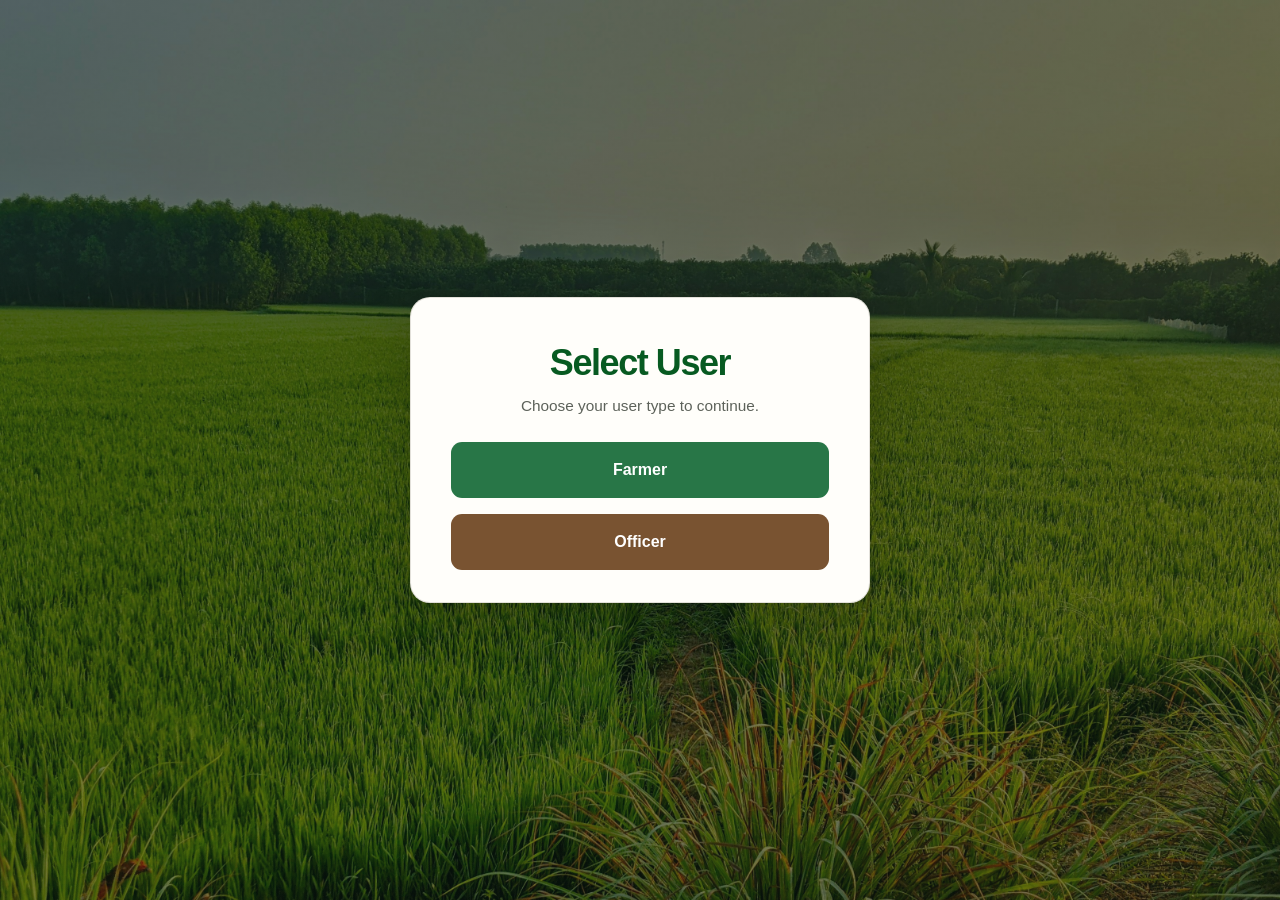
<file: frontend/index.html>
<!doctype html>
<html lang="en">
  <head>
    <meta charset="utf-8">
    <meta name="viewport" content="width=device-width, initial-scale=1">
    <meta name="theme-color" content="#174a2e">
    <title>Select User | Farm Portal</title>
    <link rel="stylesheet" href="./styles.css">
    <script src="./app.js" defer></script>
  </head>
  <body>
    <main class="page">
      <section class="user-selector" aria-labelledby="page-title">
        <h1 id="page-title">Select User</h1>
        <p class="description">Choose your user type to continue.</p>

        <nav class="user-options" aria-label="Choose your user type">
          <a class="user-option user-option--farmer" href="./farmer_login.html">
            Farmer
          </a>
          <a class="user-option user-option--officer" href="./officer_login.html">
            Officer
          </a>
        </nav>
      </section>
    </main>
  </body>
</html>
</file>
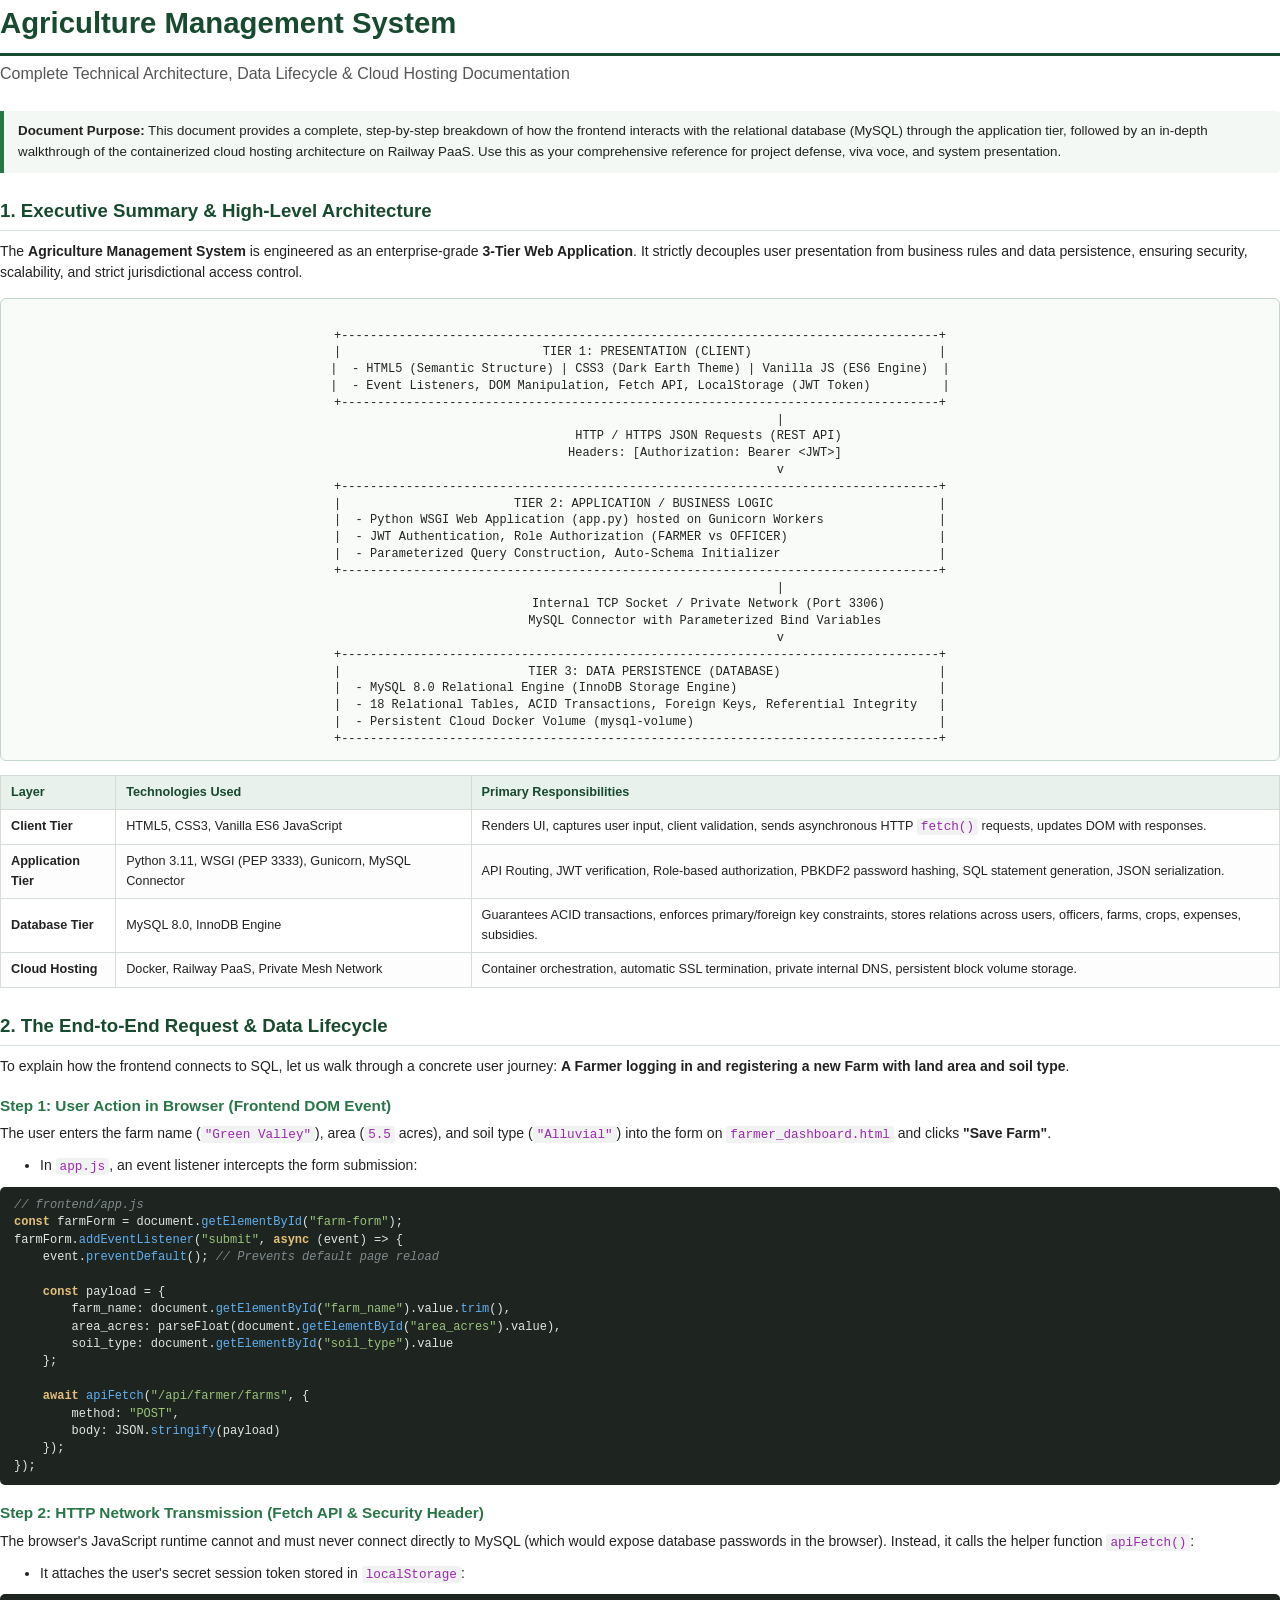
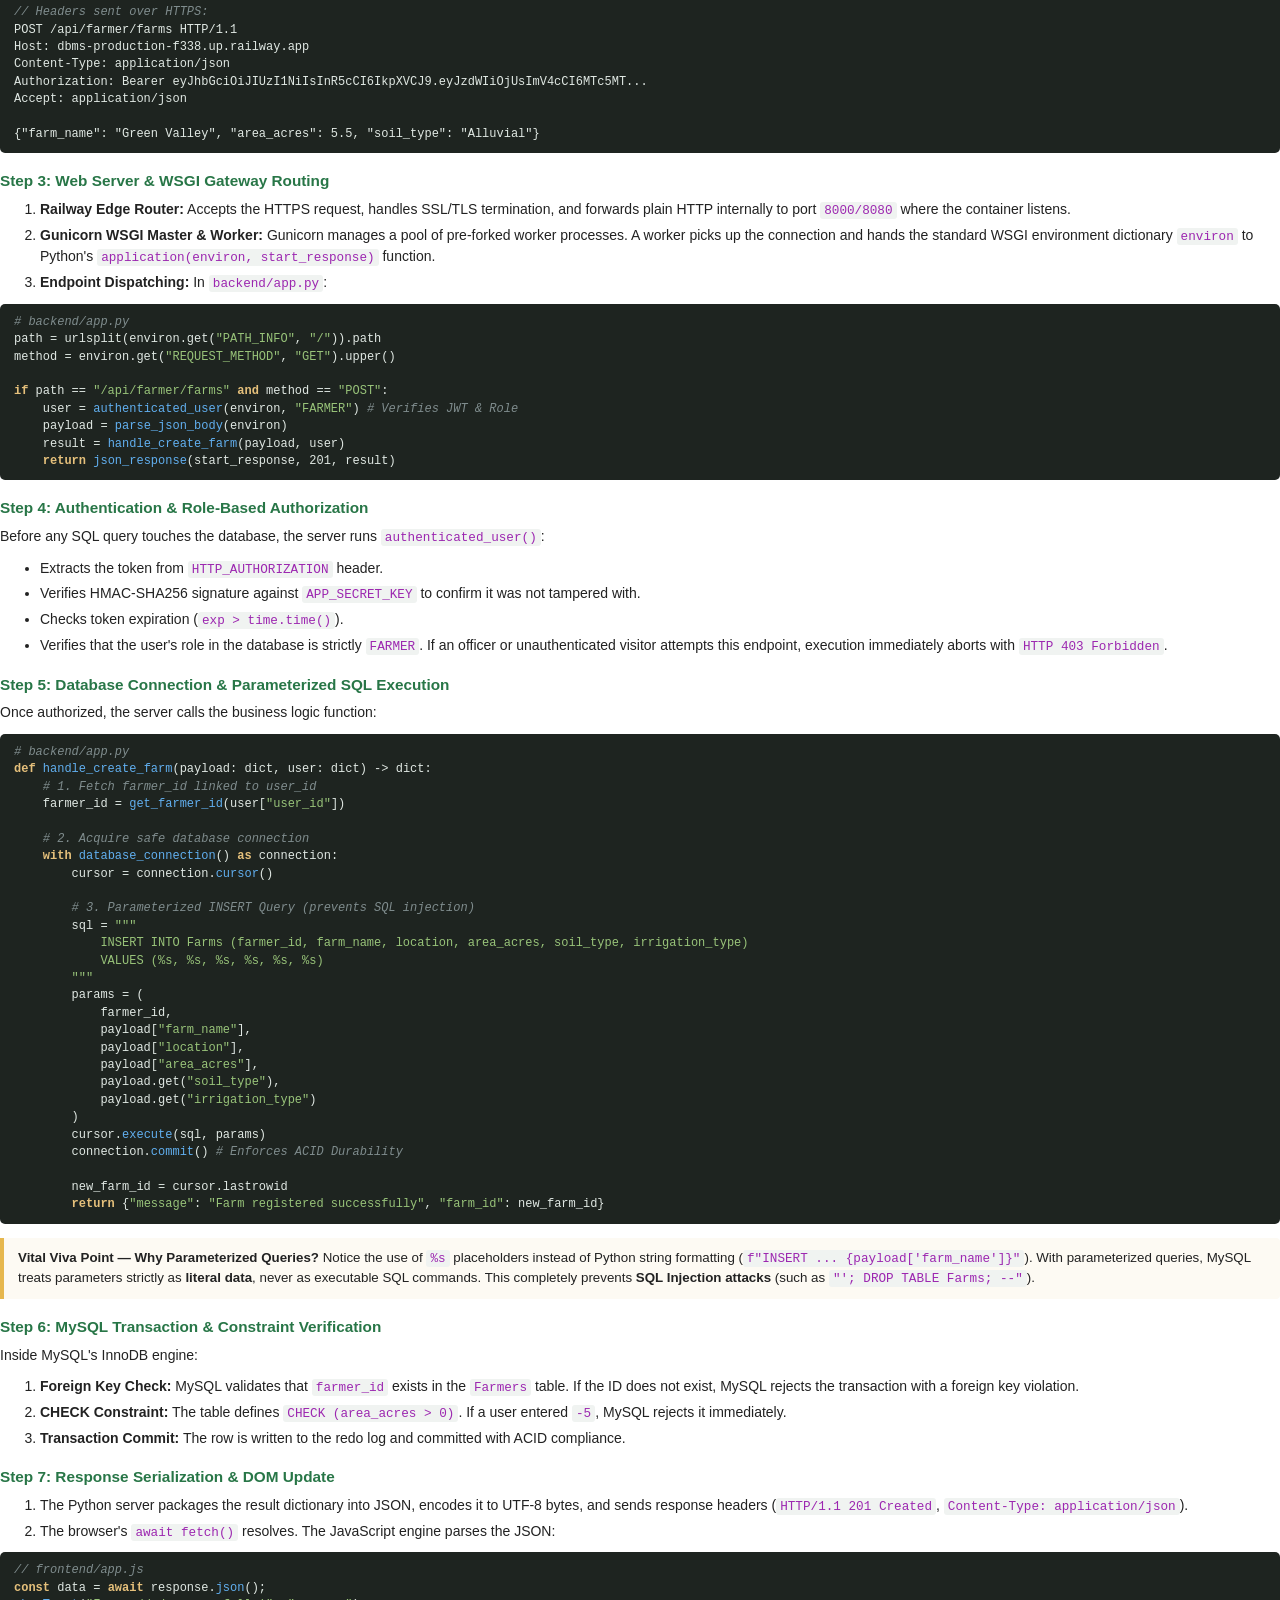
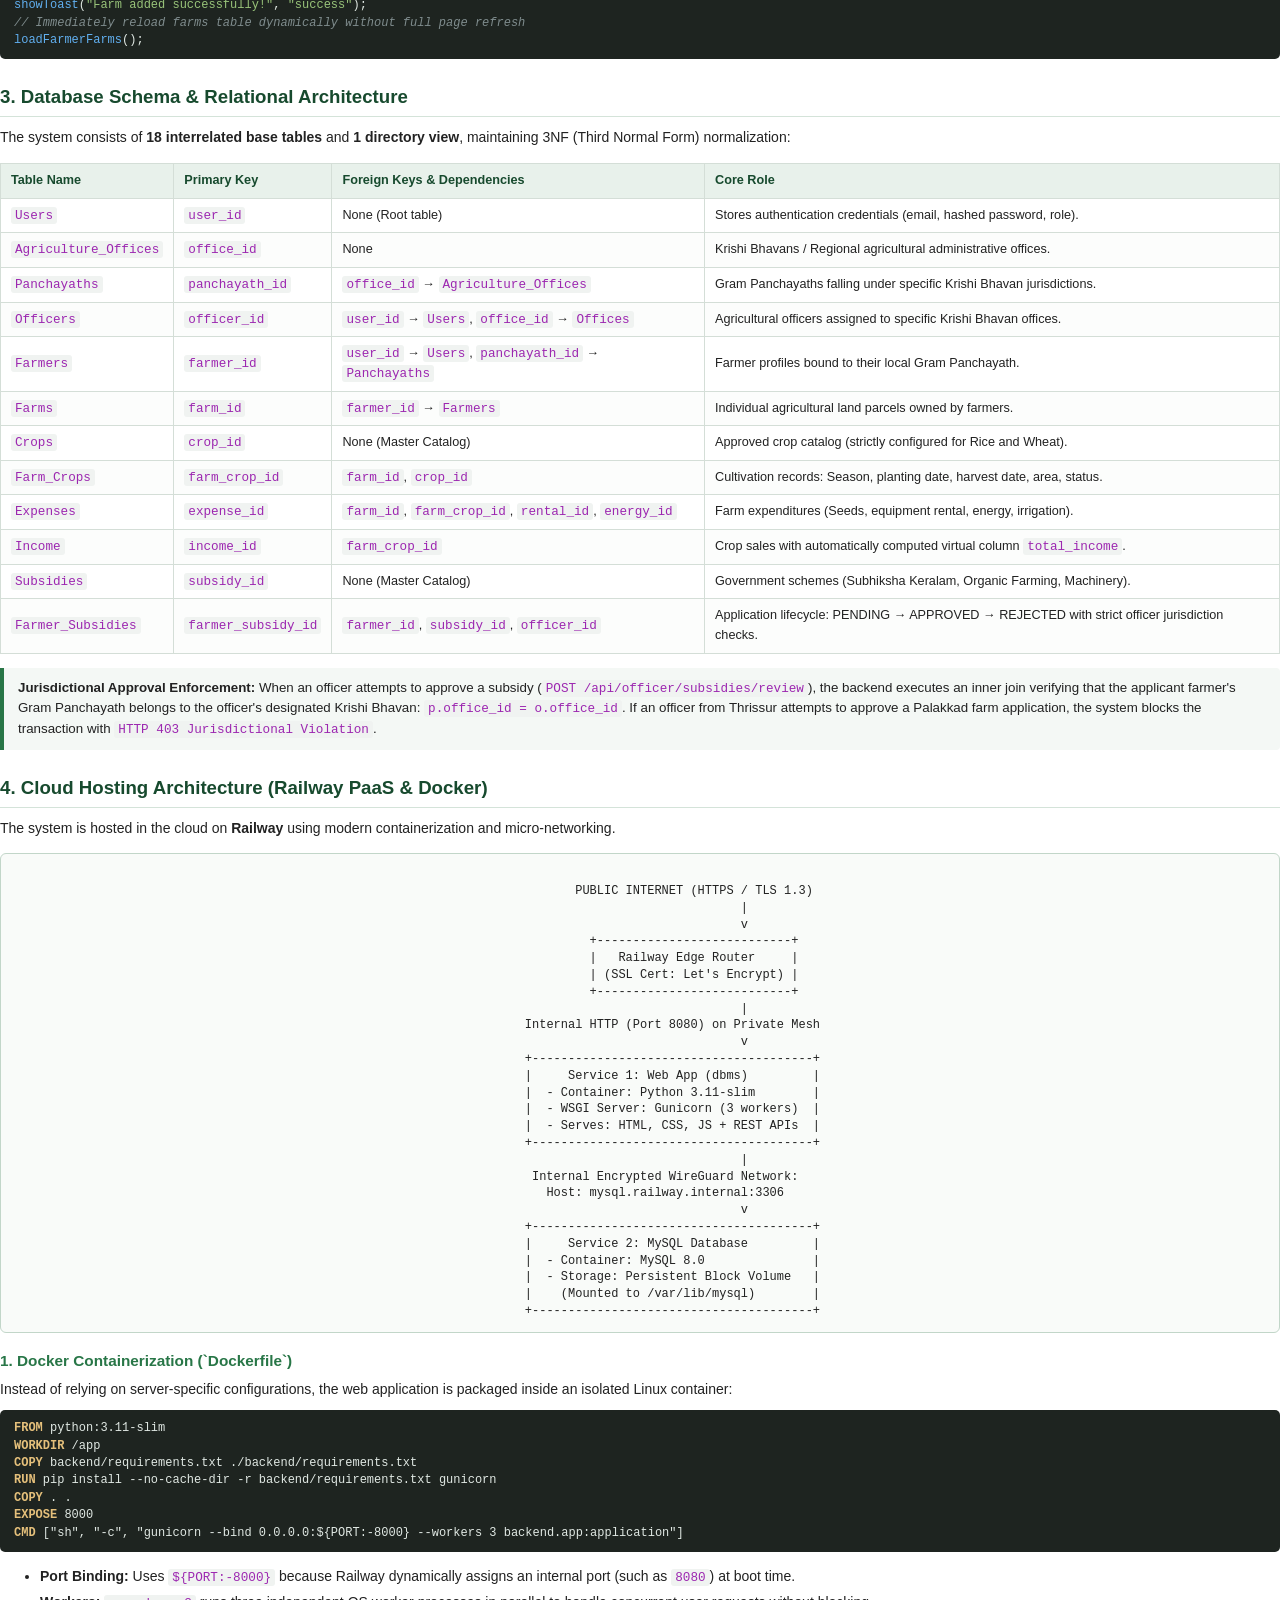
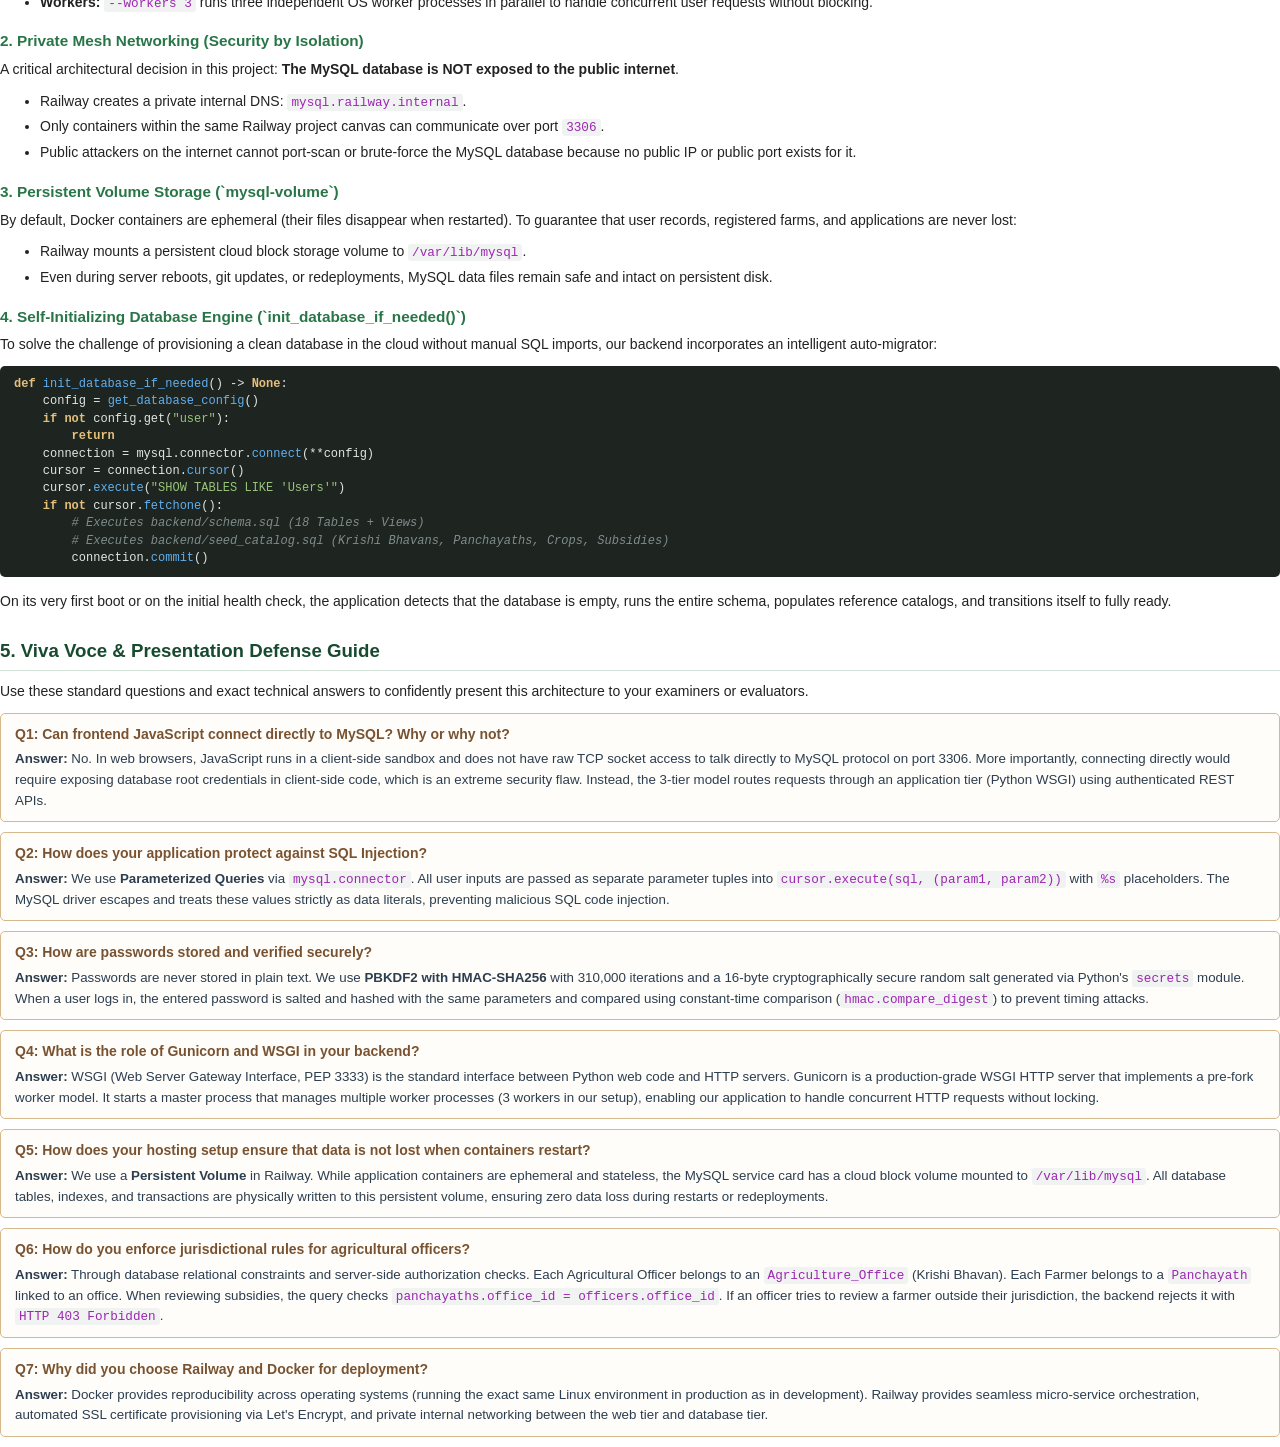
<file: docs/Architecture_and_Hosting_Guide.html>
<!DOCTYPE html>
<html lang="en">
<head>
<meta charset="UTF-8">
<title>Agriculture Management System - Full Technical Architecture & Hosting Guide</title>
<style>
  @page {
    size: A4;
    margin: 18mm 16mm 18mm 16mm;
    @bottom-right {
      content: counter(page);
      font-size: 9pt;
      color: #666;
    }
  }
  body {
    font-family: -apple-system, BlinkMacSystemFont, "Segoe UI", Roboto, "Helvetica Neue", Arial, sans-serif;
    color: #222;
    line-height: 1.55;
    font-size: 10.5pt;
    margin: 0;
    padding: 0;
  }
  h1 {
    color: #174a2e;
    font-size: 22pt;
    border-bottom: 3px solid #174a2e;
    padding-bottom: 8px;
    margin-top: 0;
    margin-bottom: 6px;
  }
  .subtitle {
    color: #555;
    font-size: 12pt;
    margin-bottom: 24px;
    font-weight: 500;
  }
  h2 {
    color: #174a2e;
    font-size: 14pt;
    border-bottom: 1.5px solid #d4e3d9;
    padding-bottom: 4px;
    margin-top: 24px;
    margin-bottom: 10px;
    page-break-after: avoid;
  }
  h3 {
    color: #287647;
    font-size: 11.5pt;
    margin-top: 16px;
    margin-bottom: 6px;
    page-break-after: avoid;
  }
  p, ul, ol {
    margin-top: 4px;
    margin-bottom: 10px;
  }
  li {
    margin-bottom: 4px;
  }
  .badge {
    display: inline-block;
    background: #e8f5e9;
    color: #1b5e20;
    padding: 2px 8px;
    border-radius: 4px;
    font-size: 9pt;
    font-weight: 600;
  }
  .callout {
    background: #f4f8f5;
    border-left: 4px solid #287647;
    padding: 10px 14px;
    margin: 12px 0;
    border-radius: 0 4px 4px 0;
    font-size: 10pt;
  }
  .callout-warning {
    background: #fdfaf3;
    border-left: 4px solid #e6b74e;
    padding: 10px 14px;
    margin: 12px 0;
    border-radius: 0 4px 4px 0;
    font-size: 10pt;
  }
  pre, code {
    font-family: Consolas, "SFMono-Regular", Menlo, Monaco, "Courier New", monospace;
  }
  code {
    background: #f0f3f1;
    padding: 1px 4px;
    border-radius: 3px;
    font-size: 9.5pt;
    color: #9c27b0;
  }
  pre {
    background: #1e2420;
    color: #e0e8e3;
    padding: 10px 14px;
    border-radius: 5px;
    font-size: 9pt;
    line-height: 1.45;
    overflow-x: auto;
    margin: 8px 0 14px 0;
    page-break-inside: avoid;
  }
  pre .keyword { color: #e5c07b; font-weight: bold; }
  pre .string { color: #98c379; }
  pre .comment { color: #7f8c8d; font-style: italic; }
  pre .func { color: #61afef; }
  pre .sql { color: #d19a66; }
  table {
    width: 100%;
    border-collapse: collapse;
    margin: 14px 0;
    font-size: 9.5pt;
    page-break-inside: avoid;
  }
  th, td {
    border: 1px solid #d4ded7;
    padding: 7px 10px;
    text-align: left;
  }
  th {
    background-color: #e8f1eb;
    color: #174a2e;
    font-weight: 600;
  }
  tr:nth-child(even) {
    background-color: #fcfdfc;
  }
  .diagram-box {
    background: #f9fbf9;
    border: 1.5px solid #c2d6c9;
    border-radius: 6px;
    padding: 12px;
    margin: 14px 0;
    text-align: center;
    font-family: monospace;
    font-size: 9pt;
    line-height: 1.4;
    white-space: pre;
    page-break-inside: avoid;
  }
  .page-break {
    page-break-before: always;
  }
  .viva-box {
    background: #fffdf9;
    border: 1.5px solid #d6b88d;
    border-radius: 5px;
    padding: 10px 14px;
    margin: 10px 0;
    page-break-inside: avoid;
  }
  .viva-q {
    color: #795331;
    font-weight: 700;
    font-size: 10.5pt;
    margin-bottom: 4px;
  }
  .viva-a {
    color: #2c3e50;
    font-size: 10pt;
  }
</style>
</head>
<body>

<h1>Agriculture Management System</h1>
<div class="subtitle">Complete Technical Architecture, Data Lifecycle & Cloud Hosting Documentation</div>

<div class="callout">
  <strong>Document Purpose:</strong> This document provides a complete, step-by-step breakdown of how the frontend interacts with the relational database (MySQL) through the application tier, followed by an in-depth walkthrough of the containerized cloud hosting architecture on Railway PaaS. Use this as your comprehensive reference for project defense, viva voce, and system presentation.
</div>

<h2>1. Executive Summary & High-Level Architecture</h2>
<p>
  The <strong>Agriculture Management System</strong> is engineered as an enterprise-grade <strong>3-Tier Web Application</strong>. It strictly decouples user presentation from business rules and data persistence, ensuring security, scalability, and strict jurisdictional access control.
</p>

<div class="diagram-box">
+-----------------------------------------------------------------------------------+
|                            TIER 1: PRESENTATION (CLIENT)                          |
|  - HTML5 (Semantic Structure) | CSS3 (Dark Earth Theme) | Vanilla JS (ES6 Engine)  |
|  - Event Listeners, DOM Manipulation, Fetch API, LocalStorage (JWT Token)          |
+-----------------------------------------------------------------------------------+
                                       |
                   HTTP / HTTPS JSON Requests (REST API)
                  Headers: [Authorization: Bearer &lt;JWT&gt;]
                                       v
+-----------------------------------------------------------------------------------+
|                        TIER 2: APPLICATION / BUSINESS LOGIC                       |
|  - Python WSGI Web Application (app.py) hosted on Gunicorn Workers                |
|  - JWT Authentication, Role Authorization (FARMER vs OFFICER)                     |
|  - Parameterized Query Construction, Auto-Schema Initializer                      |
+-----------------------------------------------------------------------------------+
                                       |
                   Internal TCP Socket / Private Network (Port 3306)
                  MySQL Connector with Parameterized Bind Variables
                                       v
+-----------------------------------------------------------------------------------+
|                          TIER 3: DATA PERSISTENCE (DATABASE)                      |
|  - MySQL 8.0 Relational Engine (InnoDB Storage Engine)                            |
|  - 18 Relational Tables, ACID Transactions, Foreign Keys, Referential Integrity   |
|  - Persistent Cloud Docker Volume (mysql-volume)                                  |
+-----------------------------------------------------------------------------------+
</div>

<table>
  <thead>
    <tr>
      <th>Layer</th>
      <th>Technologies Used</th>
      <th>Primary Responsibilities</th>
    </tr>
  </thead>
  <tbody>
    <tr>
      <td><strong>Client Tier</strong></td>
      <td>HTML5, CSS3, Vanilla ES6 JavaScript</td>
      <td>Renders UI, captures user input, client validation, sends asynchronous HTTP <code>fetch()</code> requests, updates DOM with responses.</td>
    </tr>
    <tr>
      <td><strong>Application Tier</strong></td>
      <td>Python 3.11, WSGI (PEP 3333), Gunicorn, MySQL Connector</td>
      <td>API Routing, JWT verification, Role-based authorization, PBKDF2 password hashing, SQL statement generation, JSON serialization.</td>
    </tr>
    <tr>
      <td><strong>Database Tier</strong></td>
      <td>MySQL 8.0, InnoDB Engine</td>
      <td>Guarantees ACID transactions, enforces primary/foreign key constraints, stores relations across users, officers, farms, crops, expenses, subsidies.</td>
    </tr>
    <tr>
      <td><strong>Cloud Hosting</strong></td>
      <td>Docker, Railway PaaS, Private Mesh Network</td>
      <td>Container orchestration, automatic SSL termination, private internal DNS, persistent block volume storage.</td>
    </tr>
  </tbody>
</table>

<div class="page-break"></div>

<h2>2. The End-to-End Request & Data Lifecycle</h2>
<p>
  To explain how the frontend connects to SQL, let us walk through a concrete user journey: <strong>A Farmer logging in and registering a new Farm with land area and soil type</strong>.
</p>

<h3>Step 1: User Action in Browser (Frontend DOM Event)</h3>
<p>
  The user enters the farm name (<code>"Green Valley"</code>), area (<code>5.5</code> acres), and soil type (<code>"Alluvial"</code>) into the form on <code>farmer_dashboard.html</code> and clicks <strong>"Save Farm"</strong>.
</p>
<ul>
  <li>In <code>app.js</code>, an event listener intercepts the form submission:</li>
</ul>
<pre><span class="comment">// frontend/app.js</span>
<span class="keyword">const</span> farmForm = document.<span class="func">getElementById</span>(<span class="string">"farm-form"</span>);
farmForm.<span class="func">addEventListener</span>(<span class="string">"submit"</span>, <span class="keyword">async</span> (event) =&gt; {
    event.<span class="func">preventDefault</span>(); <span class="comment">// Prevents default page reload</span>
    
    <span class="keyword">const</span> payload = {
        farm_name: document.<span class="func">getElementById</span>(<span class="string">"farm_name"</span>).value.<span class="func">trim</span>(),
        area_acres: parseFloat(document.<span class="func">getElementById</span>(<span class="string">"area_acres"</span>).value),
        soil_type: document.<span class="func">getElementById</span>(<span class="string">"soil_type"</span>).value
    };
    
    <span class="keyword">await</span> <span class="func">apiFetch</span>(<span class="string">"/api/farmer/farms"</span>, {
        method: <span class="string">"POST"</span>,
        body: JSON.<span class="func">stringify</span>(payload)
    });
});</pre>

<h3>Step 2: HTTP Network Transmission (Fetch API &amp; Security Header)</h3>
<p>
  The browser's JavaScript runtime cannot and must never connect directly to MySQL (which would expose database passwords in the browser). Instead, it calls the helper function <code>apiFetch()</code>:
</p>
<ul>
  <li>It attaches the user's secret session token stored in <code>localStorage</code>:</li>
</ul>
<pre><span class="comment">// Headers sent over HTTPS:</span>
POST /api/farmer/farms HTTP/1.1
Host: dbms-production-f338.up.railway.app
Content-Type: application/json
Authorization: Bearer eyJhbGciOiJIUzI1NiIsInR5cCI6IkpXVCJ9.eyJzdWIiOjUsImV4cCI6MTc5MT...
Accept: application/json

{"farm_name": "Green Valley", "area_acres": 5.5, "soil_type": "Alluvial"}</pre>

<h3>Step 3: Web Server &amp; WSGI Gateway Routing</h3>
<ol>
  <li><strong>Railway Edge Router:</strong> Accepts the HTTPS request, handles SSL/TLS termination, and forwards plain HTTP internally to port <code>8000/8080</code> where the container listens.</li>
  <li><strong>Gunicorn WSGI Master &amp; Worker:</strong> Gunicorn manages a pool of pre-forked worker processes. A worker picks up the connection and hands the standard WSGI environment dictionary <code>environ</code> to Python's <code>application(environ, start_response)</code> function.</li>
  <li><strong>Endpoint Dispatching:</strong> In <code>backend/app.py</code>:</li>
</ol>
<pre><span class="comment"># backend/app.py</span>
path = urlsplit(environ.get(<span class="string">"PATH_INFO"</span>, <span class="string">"/"</span>)).path
method = environ.get(<span class="string">"REQUEST_METHOD"</span>, <span class="string">"GET"</span>).upper()

<span class="keyword">if</span> path == <span class="string">"/api/farmer/farms"</span> <span class="keyword">and</span> method == <span class="string">"POST"</span>:
    user = <span class="func">authenticated_user</span>(environ, <span class="string">"FARMER"</span>) <span class="comment"># Verifies JWT &amp; Role</span>
    payload = <span class="func">parse_json_body</span>(environ)
    result = <span class="func">handle_create_farm</span>(payload, user)
    <span class="keyword">return</span> <span class="func">json_response</span>(start_response, 201, result)</pre>

<div class="page-break"></div>

<h3>Step 4: Authentication &amp; Role-Based Authorization</h3>
<p>
  Before any SQL query touches the database, the server runs <code>authenticated_user()</code>:
</p>
<ul>
  <li>Extracts the token from <code>HTTP_AUTHORIZATION</code> header.</li>
  <li>Verifies HMAC-SHA256 signature against <code>APP_SECRET_KEY</code> to confirm it was not tampered with.</li>
  <li>Checks token expiration (<code>exp &gt; time.time()</code>).</li>
  <li>Verifies that the user's role in the database is strictly <code>FARMER</code>. If an officer or unauthenticated visitor attempts this endpoint, execution immediately aborts with <code>HTTP 403 Forbidden</code>.</li>
</ul>

<h3>Step 5: Database Connection &amp; Parameterized SQL Execution</h3>
<p>
  Once authorized, the server calls the business logic function:
</p>
<pre><span class="comment"># backend/app.py</span>
<span class="keyword">def</span> <span class="func">handle_create_farm</span>(payload: dict, user: dict) -&gt; dict:
    <span class="comment"># 1. Fetch farmer_id linked to user_id</span>
    farmer_id = <span class="func">get_farmer_id</span>(user[<span class="string">"user_id"</span>])
    
    <span class="comment"># 2. Acquire safe database connection</span>
    <span class="keyword">with</span> <span class="func">database_connection</span>() <span class="keyword">as</span> connection:
        cursor = connection.<span class="func">cursor</span>()
        
        <span class="comment"># 3. Parameterized INSERT Query (prevents SQL injection)</span>
        sql = <span class="string">"""
            INSERT INTO Farms (farmer_id, farm_name, location, area_acres, soil_type, irrigation_type)
            VALUES (%s, %s, %s, %s, %s, %s)
        """</span>
        params = (
            farmer_id,
            payload[<span class="string">"farm_name"</span>],
            payload[<span class="string">"location"</span>],
            payload[<span class="string">"area_acres"</span>],
            payload.get(<span class="string">"soil_type"</span>),
            payload.get(<span class="string">"irrigation_type"</span>)
        )
        cursor.<span class="func">execute</span>(sql, params)
        connection.<span class="func">commit</span>() <span class="comment"># Enforces ACID Durability</span>
        
        new_farm_id = cursor.lastrowid
        <span class="keyword">return</span> {<span class="string">"message"</span>: <span class="string">"Farm registered successfully"</span>, <span class="string">"farm_id"</span>: new_farm_id}</pre>

<div class="callout-warning">
  <strong>Vital Viva Point — Why Parameterized Queries?</strong>
  Notice the use of <code>%s</code> placeholders instead of Python string formatting (<code>f"INSERT ... {payload['farm_name']}"</code>).
  With parameterized queries, MySQL treats parameters strictly as <strong>literal data</strong>, never as executable SQL commands. This completely prevents <strong>SQL Injection attacks</strong> (such as <code>"'; DROP TABLE Farms; --"</code>).
</div>

<h3>Step 6: MySQL Transaction &amp; Constraint Verification</h3>
<p>
  Inside MySQL's InnoDB engine:
</p>
<ol>
  <li><strong>Foreign Key Check:</strong> MySQL validates that <code>farmer_id</code> exists in the <code>Farmers</code> table. If the ID does not exist, MySQL rejects the transaction with a foreign key violation.</li>
  <li><strong>CHECK Constraint:</strong> The table defines <code>CHECK (area_acres &gt; 0)</code>. If a user entered <code>-5</code>, MySQL rejects it immediately.</li>
  <li><strong>Transaction Commit:</strong> The row is written to the redo log and committed with ACID compliance.</li>
</ol>

<h3>Step 7: Response Serialization &amp; DOM Update</h3>
<ol>
  <li>The Python server packages the result dictionary into JSON, encodes it to UTF-8 bytes, and sends response headers (<code>HTTP/1.1 201 Created</code>, <code>Content-Type: application/json</code>).</li>
  <li>The browser's <code>await fetch()</code> resolves. The JavaScript engine parses the JSON:</li>
</ol>
<pre><span class="comment">// frontend/app.js</span>
<span class="keyword">const</span> data = <span class="keyword">await</span> response.<span class="func">json</span>();
<span class="func">showToast</span>(<span class="string">"Farm added successfully!"</span>, <span class="string">"success"</span>);
<span class="comment">// Immediately reload farms table dynamically without full page refresh</span>
<span class="func">loadFarmerFarms</span>();</pre>

<div class="page-break"></div>

<h2>3. Database Schema &amp; Relational Architecture</h2>
<p>
  The system consists of <strong>18 interrelated base tables</strong> and <strong>1 directory view</strong>, maintaining 3NF (Third Normal Form) normalization:
</p>

<table>
  <thead>
    <tr>
      <th>Table Name</th>
      <th>Primary Key</th>
      <th>Foreign Keys &amp; Dependencies</th>
      <th>Core Role</th>
    </tr>
  </thead>
  <tbody>
    <tr>
      <td><code>Users</code></td>
      <td><code>user_id</code></td>
      <td>None (Root table)</td>
      <td>Stores authentication credentials (email, hashed password, role).</td>
    </tr>
    <tr>
      <td><code>Agriculture_Offices</code></td>
      <td><code>office_id</code></td>
      <td>None</td>
      <td>Krishi Bhavans / Regional agricultural administrative offices.</td>
    </tr>
    <tr>
      <td><code>Panchayaths</code></td>
      <td><code>panchayath_id</code></td>
      <td><code>office_id</code> &rarr; <code>Agriculture_Offices</code></td>
      <td>Gram Panchayaths falling under specific Krishi Bhavan jurisdictions.</td>
    </tr>
    <tr>
      <td><code>Officers</code></td>
      <td><code>officer_id</code></td>
      <td><code>user_id</code> &rarr; <code>Users</code>, <code>office_id</code> &rarr; <code>Offices</code></td>
      <td>Agricultural officers assigned to specific Krishi Bhavan offices.</td>
    </tr>
    <tr>
      <td><code>Farmers</code></td>
      <td><code>farmer_id</code></td>
      <td><code>user_id</code> &rarr; <code>Users</code>, <code>panchayath_id</code> &rarr; <code>Panchayaths</code></td>
      <td>Farmer profiles bound to their local Gram Panchayath.</td>
    </tr>
    <tr>
      <td><code>Farms</code></td>
      <td><code>farm_id</code></td>
      <td><code>farmer_id</code> &rarr; <code>Farmers</code></td>
      <td>Individual agricultural land parcels owned by farmers.</td>
    </tr>
    <tr>
      <td><code>Crops</code></td>
      <td><code>crop_id</code></td>
      <td>None (Master Catalog)</td>
      <td>Approved crop catalog (strictly configured for Rice and Wheat).</td>
    </tr>
    <tr>
      <td><code>Farm_Crops</code></td>
      <td><code>farm_crop_id</code></td>
      <td><code>farm_id</code>, <code>crop_id</code></td>
      <td>Cultivation records: Season, planting date, harvest date, area, status.</td>
    </tr>
    <tr>
      <td><code>Expenses</code></td>
      <td><code>expense_id</code></td>
      <td><code>farm_id</code>, <code>farm_crop_id</code>, <code>rental_id</code>, <code>energy_id</code></td>
      <td>Farm expenditures (Seeds, equipment rental, energy, irrigation).</td>
    </tr>
    <tr>
      <td><code>Income</code></td>
      <td><code>income_id</code></td>
      <td><code>farm_crop_id</code></td>
      <td>Crop sales with automatically computed virtual column <code>total_income</code>.</td>
    </tr>
    <tr>
      <td><code>Subsidies</code></td>
      <td><code>subsidy_id</code></td>
      <td>None (Master Catalog)</td>
      <td>Government schemes (Subhiksha Keralam, Organic Farming, Machinery).</td>
    </tr>
    <tr>
      <td><code>Farmer_Subsidies</code></td>
      <td><code>farmer_subsidy_id</code></td>
      <td><code>farmer_id</code>, <code>subsidy_id</code>, <code>officer_id</code></td>
      <td>Application lifecycle: PENDING &rarr; APPROVED &rarr; REJECTED with strict officer jurisdiction checks.</td>
    </tr>
  </tbody>
</table>

<div class="callout">
  <strong>Jurisdictional Approval Enforcement:</strong>
  When an officer attempts to approve a subsidy (<code>POST /api/officer/subsidies/review</code>), the backend executes an inner join verifying that the applicant farmer's Gram Panchayath belongs to the officer's designated Krishi Bhavan:
  <code>p.office_id = o.office_id</code>. If an officer from Thrissur attempts to approve a Palakkad farm application, the system blocks the transaction with <code>HTTP 403 Jurisdictional Violation</code>.
</div>

<div class="page-break"></div>

<h2>4. Cloud Hosting Architecture (Railway PaaS &amp; Docker)</h2>
<p>
  The system is hosted in the cloud on <strong>Railway</strong> using modern containerization and micro-networking.
</p>

<div class="diagram-box">
               PUBLIC INTERNET (HTTPS / TLS 1.3)
                             |
                             v
               +---------------------------+
               |   Railway Edge Router     |
               | (SSL Cert: Let's Encrypt) |
               +---------------------------+
                             |
         Internal HTTP (Port 8080) on Private Mesh
                             v
         +---------------------------------------+
         |     Service 1: Web App (dbms)         |
         |  - Container: Python 3.11-slim        |
         |  - WSGI Server: Gunicorn (3 workers)  |
         |  - Serves: HTML, CSS, JS + REST APIs  |
         +---------------------------------------+
                             |
       Internal Encrypted WireGuard Network:
       Host: mysql.railway.internal:3306
                             v
         +---------------------------------------+
         |     Service 2: MySQL Database         |
         |  - Container: MySQL 8.0               |
         |  - Storage: Persistent Block Volume   |
         |    (Mounted to /var/lib/mysql)        |
         +---------------------------------------+
</div>

<h3>1. Docker Containerization (`Dockerfile`)</h3>
<p>
  Instead of relying on server-specific configurations, the web application is packaged inside an isolated Linux container:
</p>
<pre><span class="keyword">FROM</span> python:3.11-slim
<span class="keyword">WORKDIR</span> /app
<span class="keyword">COPY</span> backend/requirements.txt ./backend/requirements.txt
<span class="keyword">RUN</span> pip install --no-cache-dir -r backend/requirements.txt gunicorn
<span class="keyword">COPY</span> . .
<span class="keyword">EXPOSE</span> 8000
<span class="keyword">CMD</span> ["sh", "-c", "gunicorn --bind 0.0.0.0:${PORT:-8000} --workers 3 backend.app:application"]</pre>
<ul>
  <li><strong>Port Binding:</strong> Uses <code>${PORT:-8000}</code> because Railway dynamically assigns an internal port (such as <code>8080</code>) at boot time.</li>
  <li><strong>Workers:</strong> <code>--workers 3</code> runs three independent OS worker processes in parallel to handle concurrent user requests without blocking.</li>
</ul>

<h3>2. Private Mesh Networking (Security by Isolation)</h3>
<p>
  A critical architectural decision in this project: <strong>The MySQL database is NOT exposed to the public internet</strong>.
</p>
<ul>
  <li>Railway creates a private internal DNS: <code>mysql.railway.internal</code>.</li>
  <li>Only containers within the same Railway project canvas can communicate over port <code>3306</code>.</li>
  <li>Public attackers on the internet cannot port-scan or brute-force the MySQL database because no public IP or public port exists for it.</li>
</ul>

<h3>3. Persistent Volume Storage (`mysql-volume`)</h3>
<p>
  By default, Docker containers are ephemeral (their files disappear when restarted). To guarantee that user records, registered farms, and applications are never lost:
</p>
<ul>
  <li>Railway mounts a persistent cloud block storage volume to <code>/var/lib/mysql</code>.</li>
  <li>Even during server reboots, git updates, or redeployments, MySQL data files remain safe and intact on persistent disk.</li>
</ul>

<h3>4. Self-Initializing Database Engine (`init_database_if_needed()`)</h3>
<p>
  To solve the challenge of provisioning a clean database in the cloud without manual SQL imports, our backend incorporates an intelligent auto-migrator:
</p>
<pre><span class="keyword">def</span> <span class="func">init_database_if_needed</span>() -&gt; <span class="keyword">None</span>:
    config = <span class="func">get_database_config</span>()
    <span class="keyword">if not</span> config.get(<span class="string">"user"</span>):
        <span class="keyword">return</span>
    connection = mysql.connector.<span class="func">connect</span>(**config)
    cursor = connection.<span class="func">cursor</span>()
    cursor.<span class="func">execute</span>(<span class="string">"SHOW TABLES LIKE 'Users'"</span>)
    <span class="keyword">if not</span> cursor.<span class="func">fetchone</span>():
        <span class="comment"># Executes backend/schema.sql (18 Tables + Views)</span>
        <span class="comment"># Executes backend/seed_catalog.sql (Krishi Bhavans, Panchayaths, Crops, Subsidies)</span>
        connection.<span class="func">commit</span>()</pre>
<p>
  On its very first boot or on the initial health check, the application detects that the database is empty, runs the entire schema, populates reference catalogs, and transitions itself to fully ready.
</p>

<div class="page-break"></div>

<h2>5. Viva Voce &amp; Presentation Defense Guide</h2>
<p>
  Use these standard questions and exact technical answers to confidently present this architecture to your examiners or evaluators.
</p>

<div class="viva-box">
  <div class="viva-q">Q1: Can frontend JavaScript connect directly to MySQL? Why or why not?</div>
  <div class="viva-a">
    <strong>Answer:</strong> No. In web browsers, JavaScript runs in a client-side sandbox and does not have raw TCP socket access to talk directly to MySQL protocol on port 3306. More importantly, connecting directly would require exposing database root credentials in client-side code, which is an extreme security flaw. Instead, the 3-tier model routes requests through an application tier (Python WSGI) using authenticated REST APIs.
  </div>
</div>

<div class="viva-box">
  <div class="viva-q">Q2: How does your application protect against SQL Injection?</div>
  <div class="viva-a">
    <strong>Answer:</strong> We use <strong>Parameterized Queries</strong> via <code>mysql.connector</code>. All user inputs are passed as separate parameter tuples into <code>cursor.execute(sql, (param1, param2))</code> with <code>%s</code> placeholders. The MySQL driver escapes and treats these values strictly as data literals, preventing malicious SQL code injection.
  </div>
</div>

<div class="viva-box">
  <div class="viva-q">Q3: How are passwords stored and verified securely?</div>
  <div class="viva-a">
    <strong>Answer:</strong> Passwords are never stored in plain text. We use <strong>PBKDF2 with HMAC-SHA256</strong> with 310,000 iterations and a 16-byte cryptographically secure random salt generated via Python's <code>secrets</code> module. When a user logs in, the entered password is salted and hashed with the same parameters and compared using constant-time comparison (<code>hmac.compare_digest</code>) to prevent timing attacks.
  </div>
</div>

<div class="viva-box">
  <div class="viva-q">Q4: What is the role of Gunicorn and WSGI in your backend?</div>
  <div class="viva-a">
    <strong>Answer:</strong> WSGI (Web Server Gateway Interface, PEP 3333) is the standard interface between Python web code and HTTP servers. Gunicorn is a production-grade WSGI HTTP server that implements a pre-fork worker model. It starts a master process that manages multiple worker processes (3 workers in our setup), enabling our application to handle concurrent HTTP requests without locking.
  </div>
</div>

<div class="viva-box">
  <div class="viva-q">Q5: How does your hosting setup ensure that data is not lost when containers restart?</div>
  <div class="viva-a">
    <strong>Answer:</strong> We use a <strong>Persistent Volume</strong> in Railway. While application containers are ephemeral and stateless, the MySQL service card has a cloud block volume mounted to <code>/var/lib/mysql</code>. All database tables, indexes, and transactions are physically written to this persistent volume, ensuring zero data loss during restarts or redeployments.
  </div>
</div>

<div class="viva-box">
  <div class="viva-q">Q6: How do you enforce jurisdictional rules for agricultural officers?</div>
  <div class="viva-a">
    <strong>Answer:</strong> Through database relational constraints and server-side authorization checks. Each Agricultural Officer belongs to an <code>Agriculture_Office</code> (Krishi Bhavan). Each Farmer belongs to a <code>Panchayath</code> linked to an office. When reviewing subsidies, the query checks <code>panchayaths.office_id = officers.office_id</code>. If an officer tries to review a farmer outside their jurisdiction, the backend rejects it with <code>HTTP 403 Forbidden</code>.
  </div>
</div>

<div class="viva-box">
  <div class="viva-q">Q7: Why did you choose Railway and Docker for deployment?</div>
  <div class="viva-a">
    <strong>Answer:</strong> Docker provides reproducibility across operating systems (running the exact same Linux environment in production as in development). Railway provides seamless micro-service orchestration, automated SSL certificate provisioning via Let's Encrypt, and private internal networking between the web tier and database tier.
  </div>
</div>

</body>
</html>
</file>
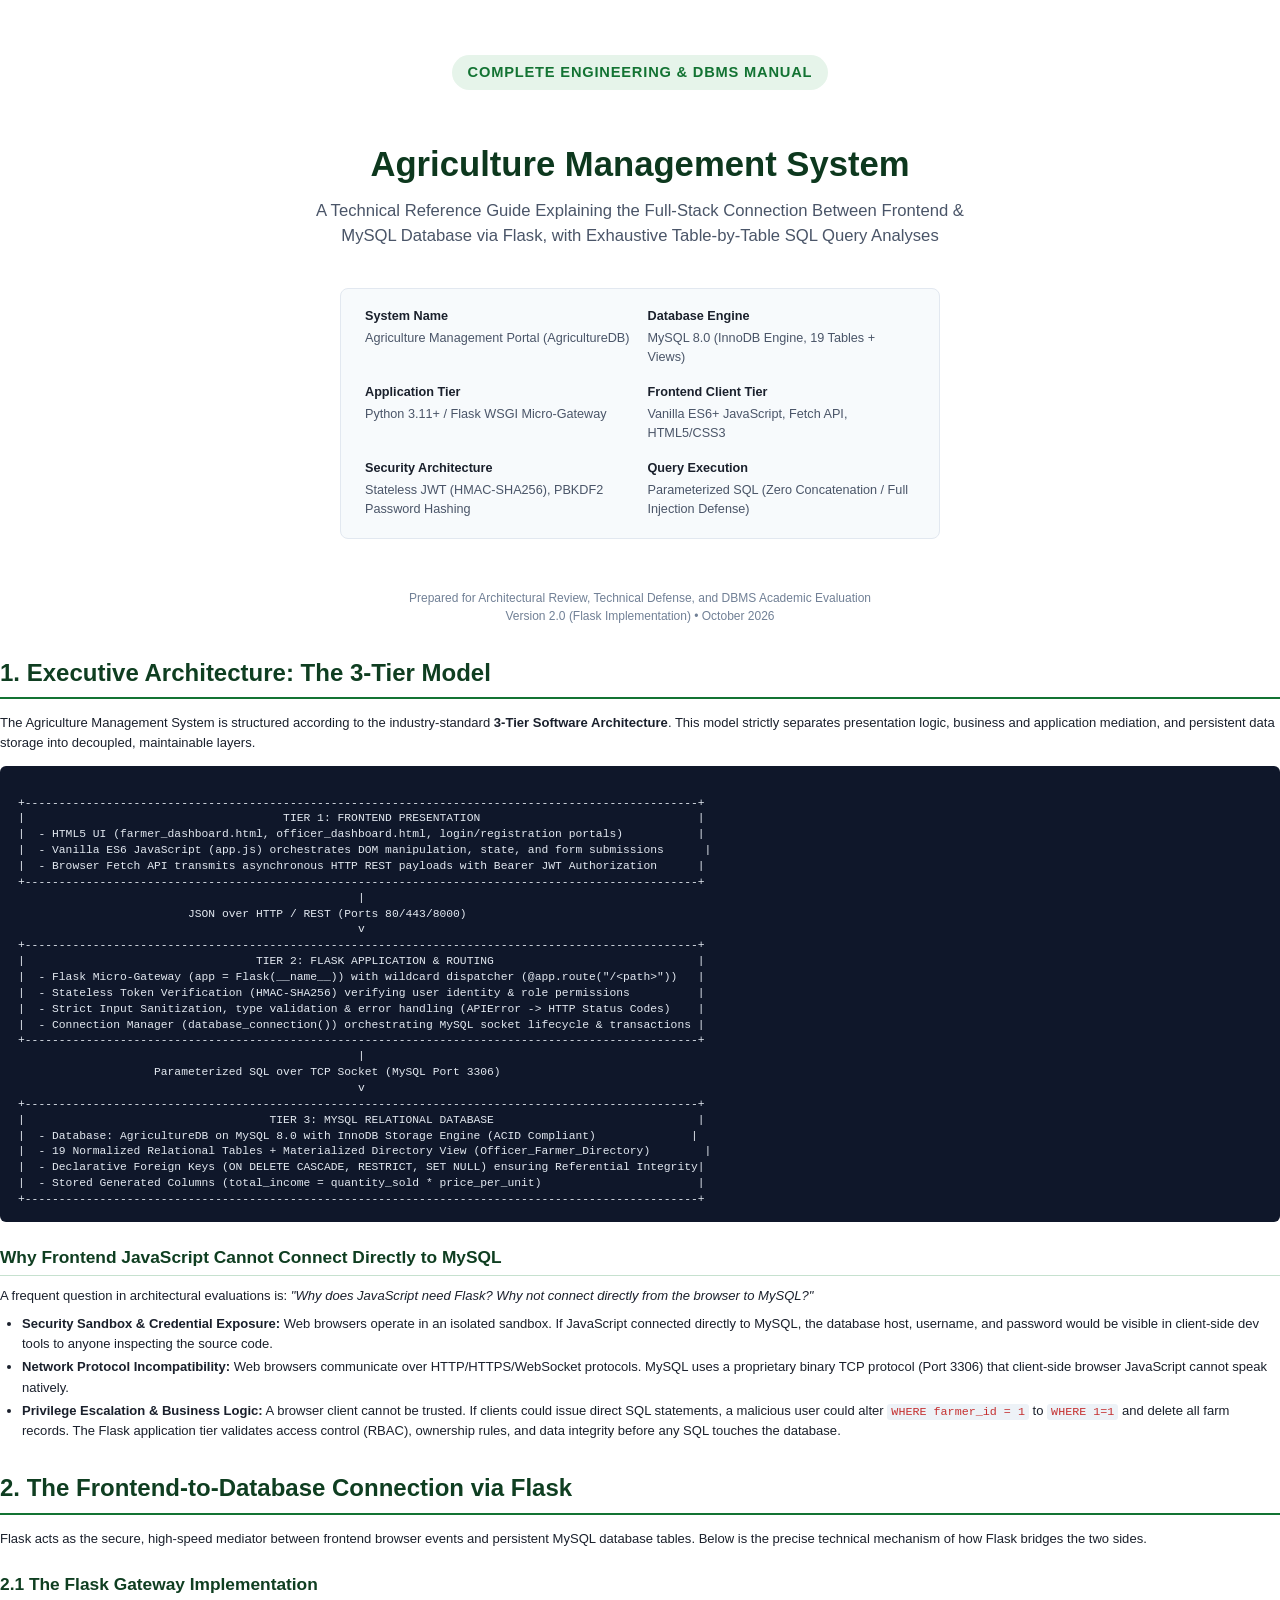
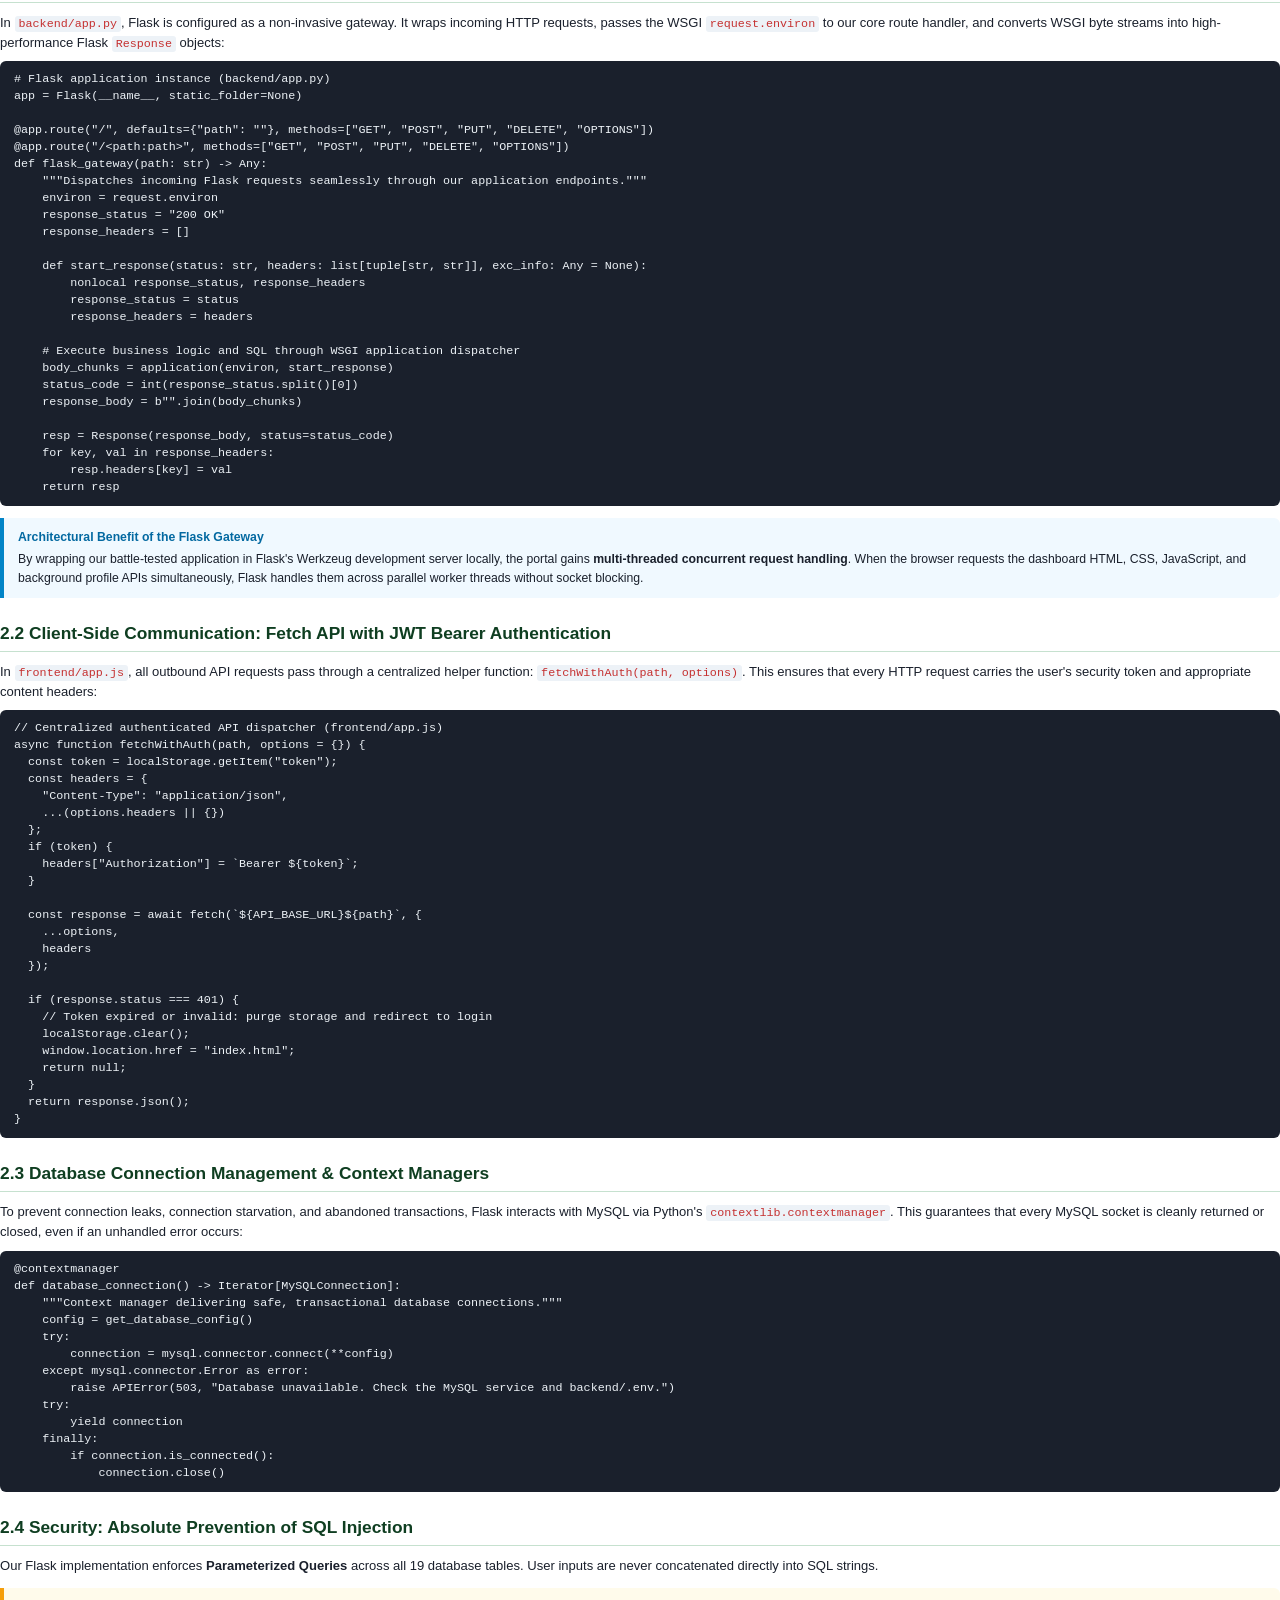
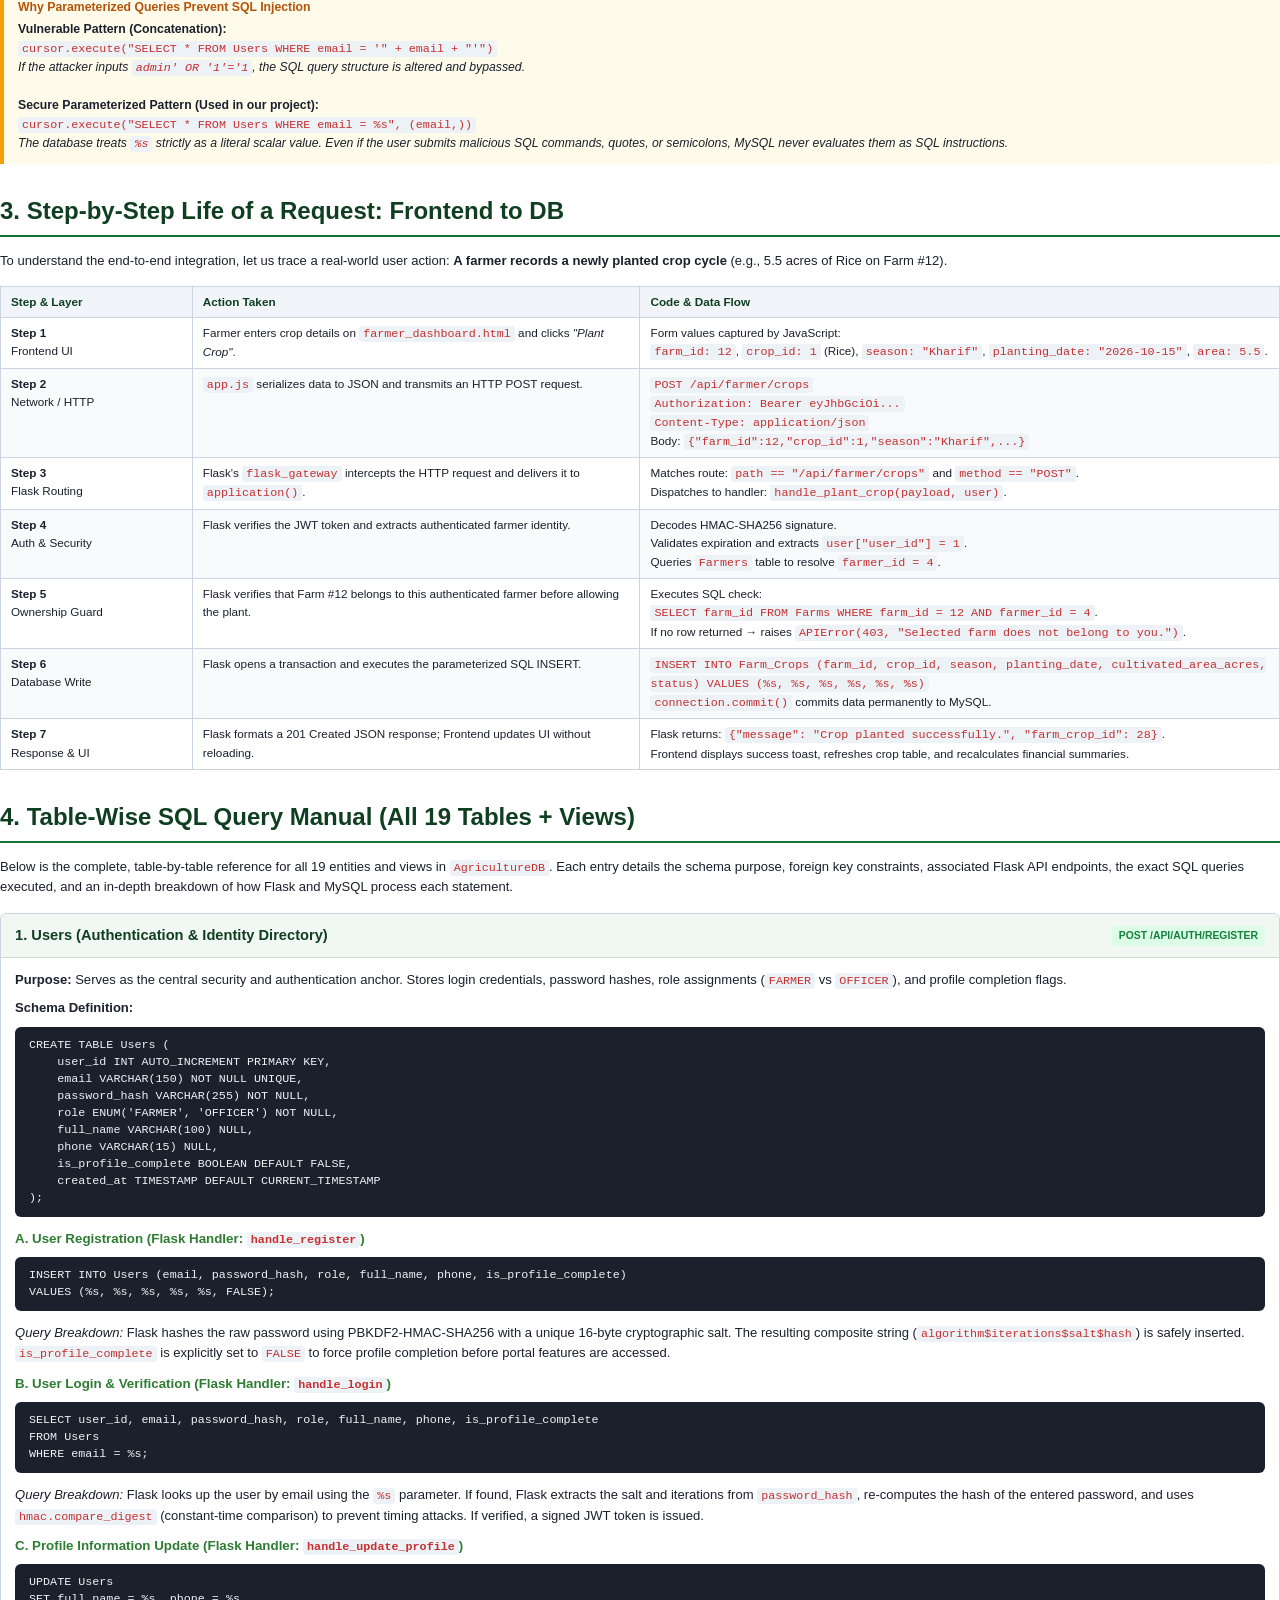
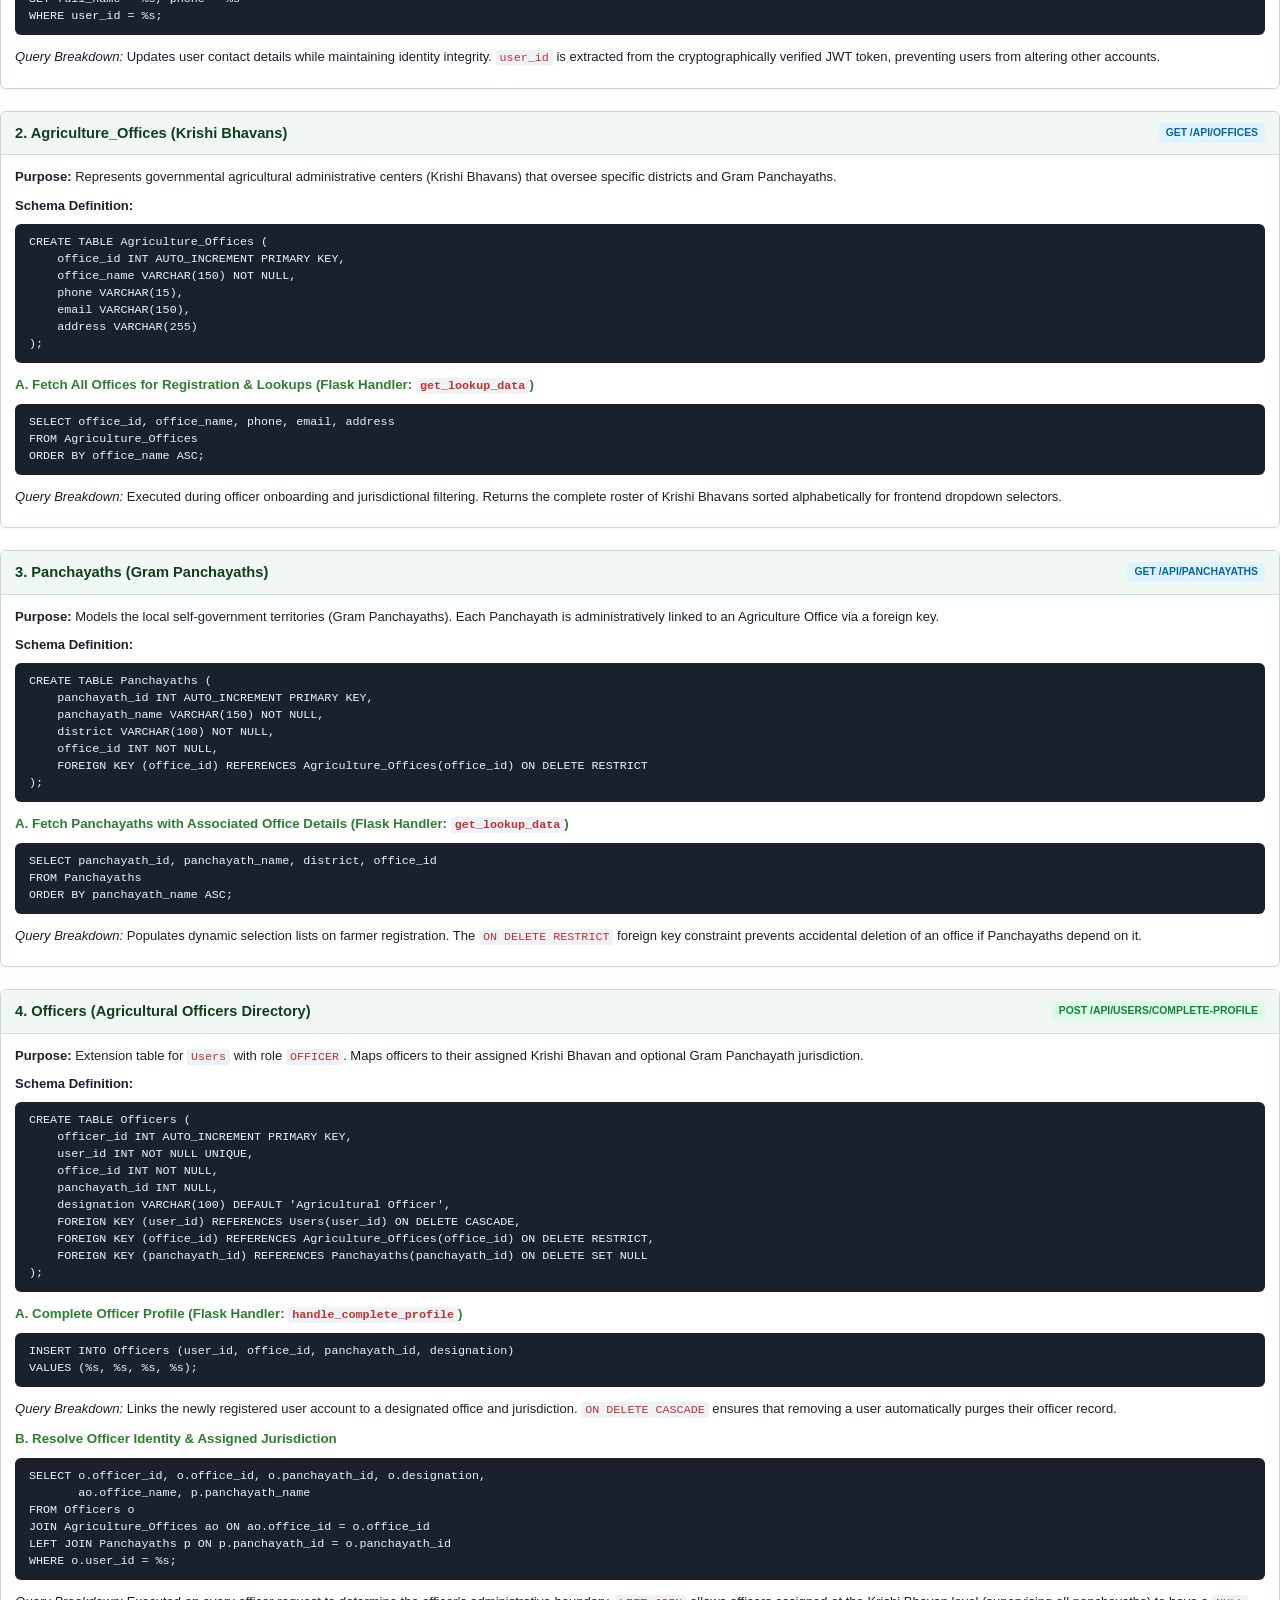
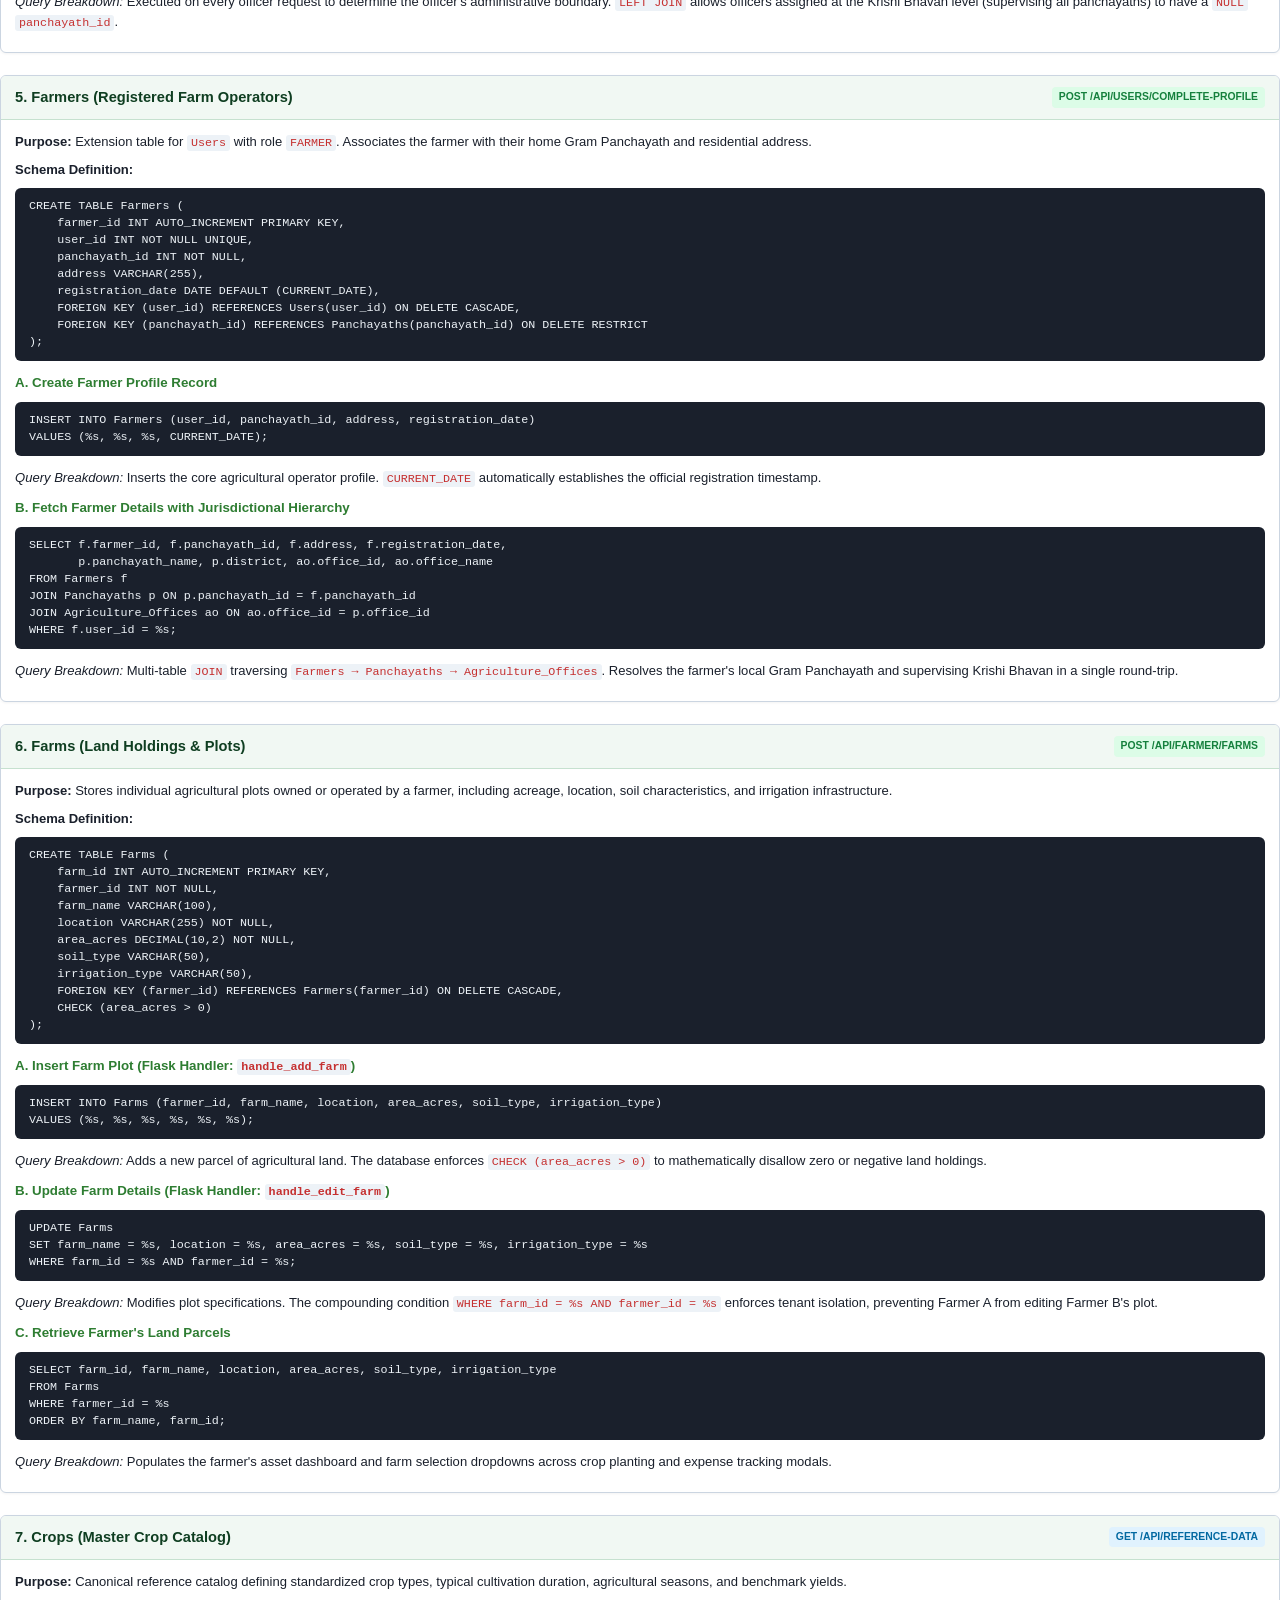
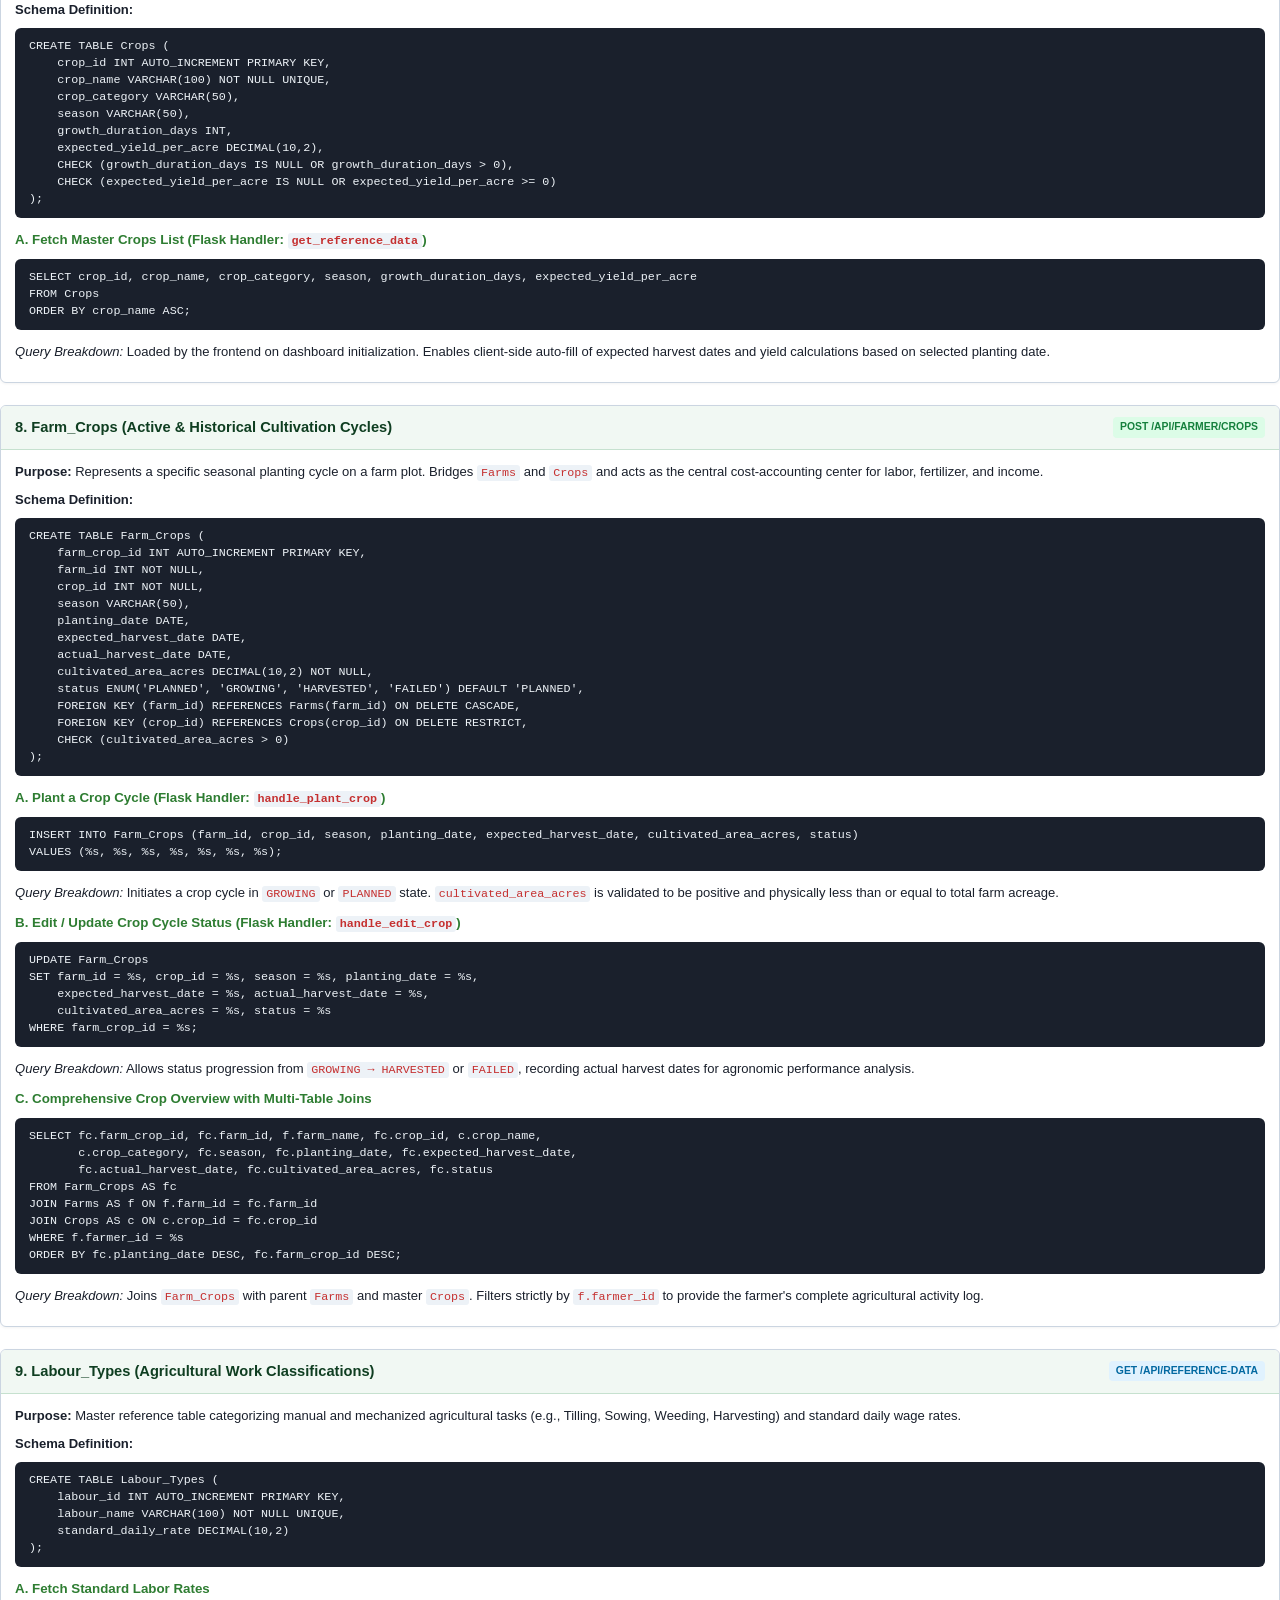
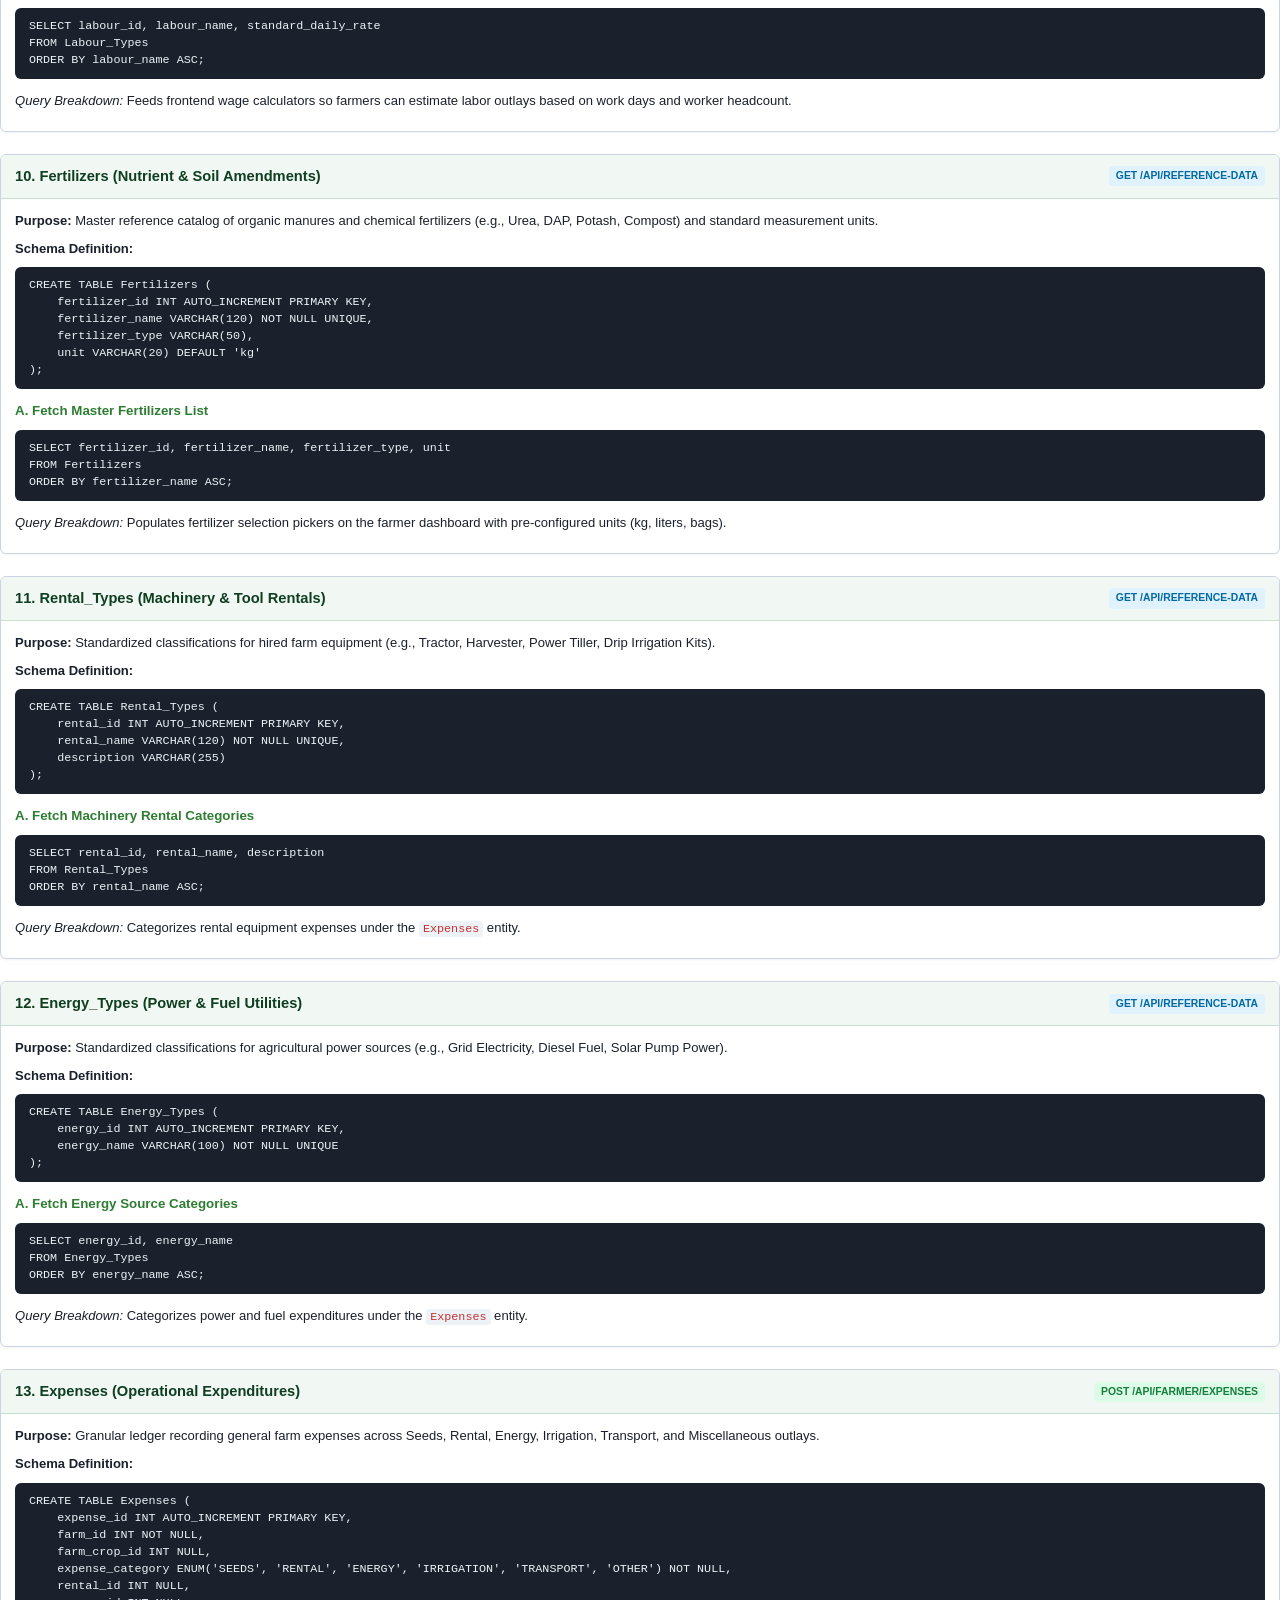
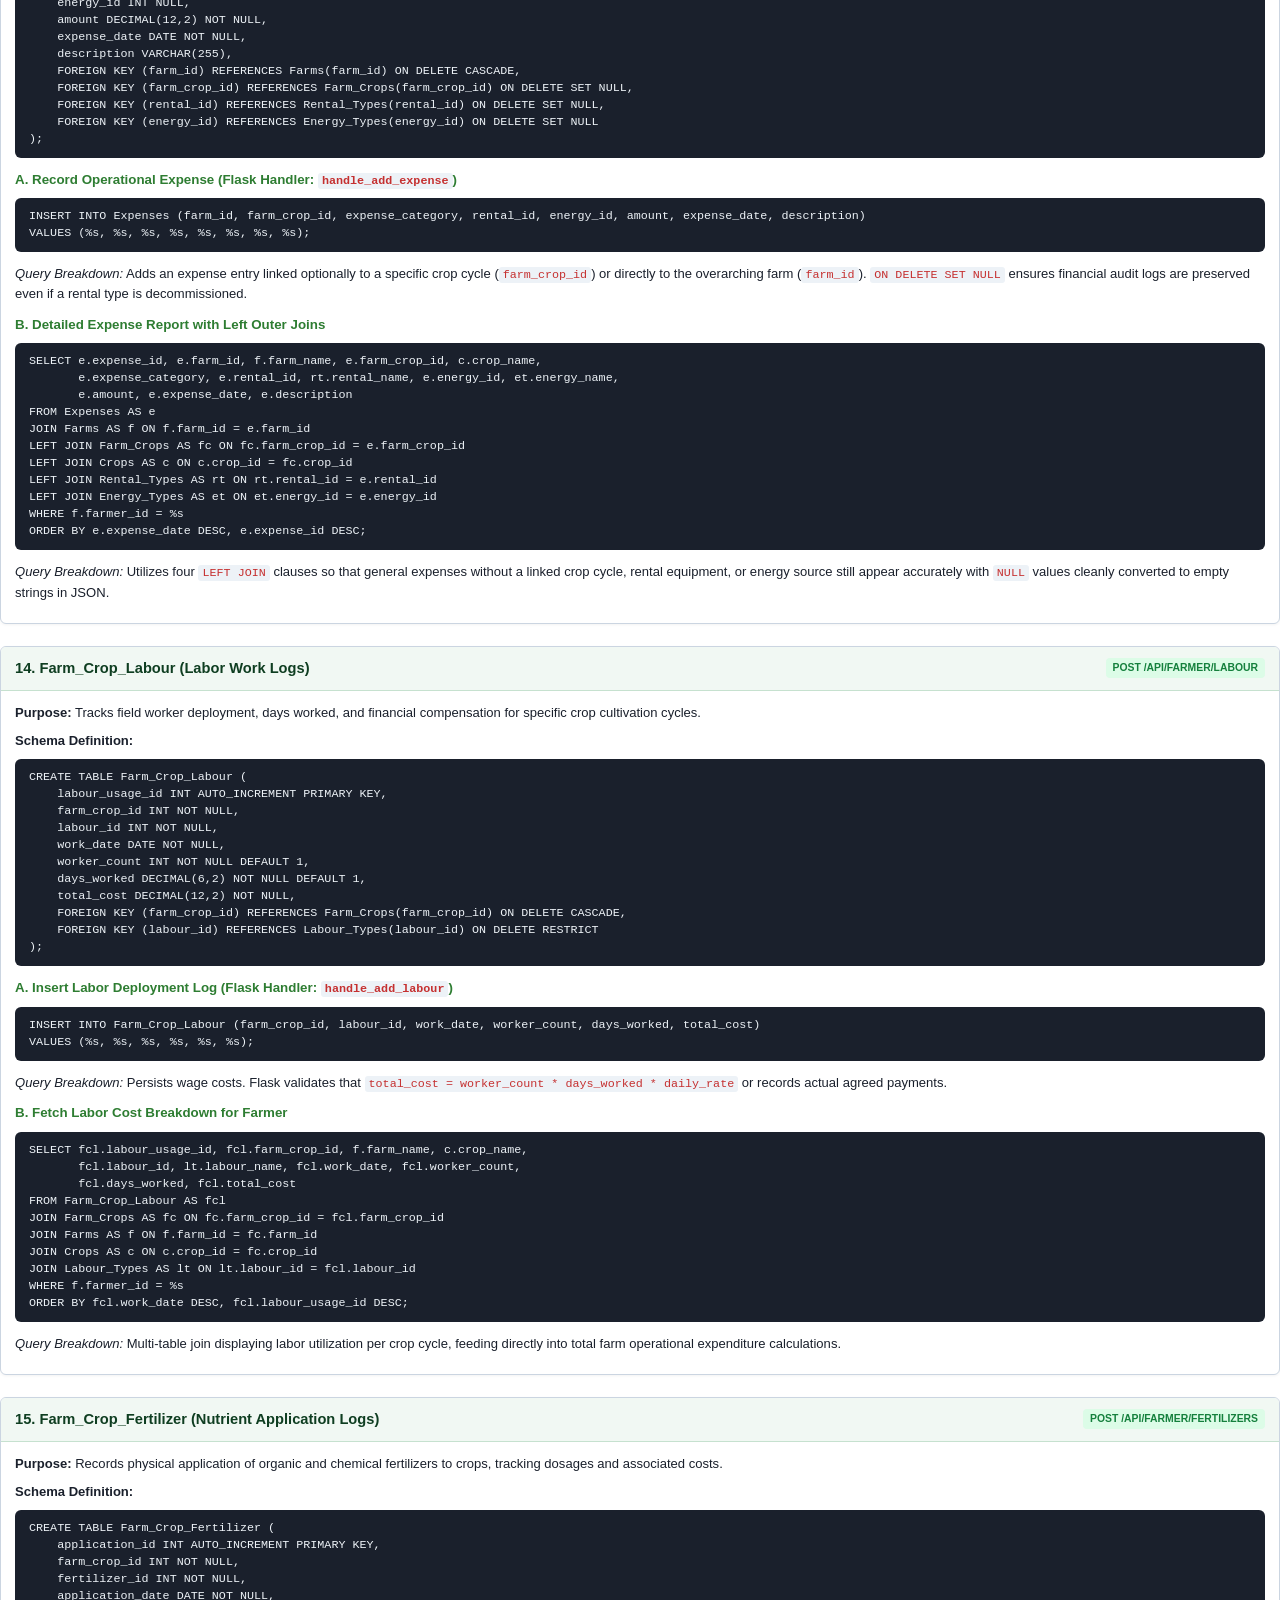
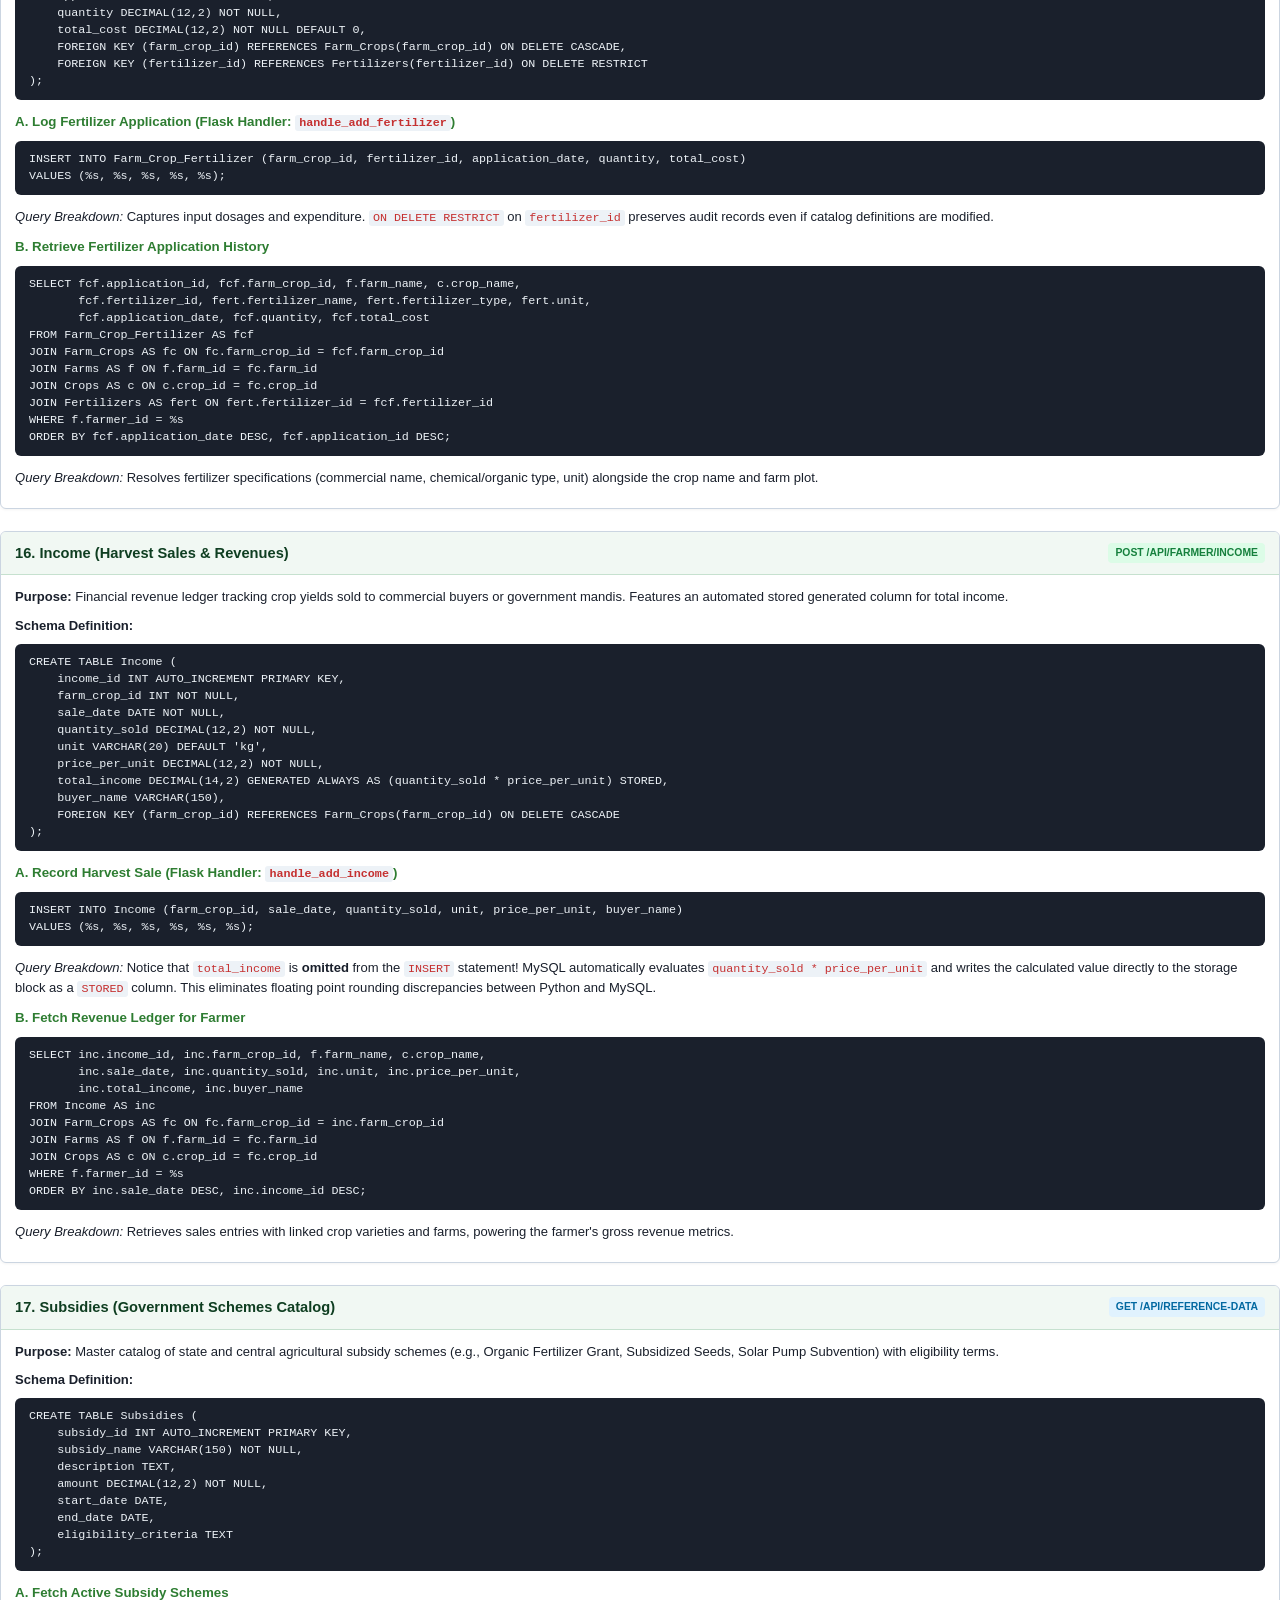
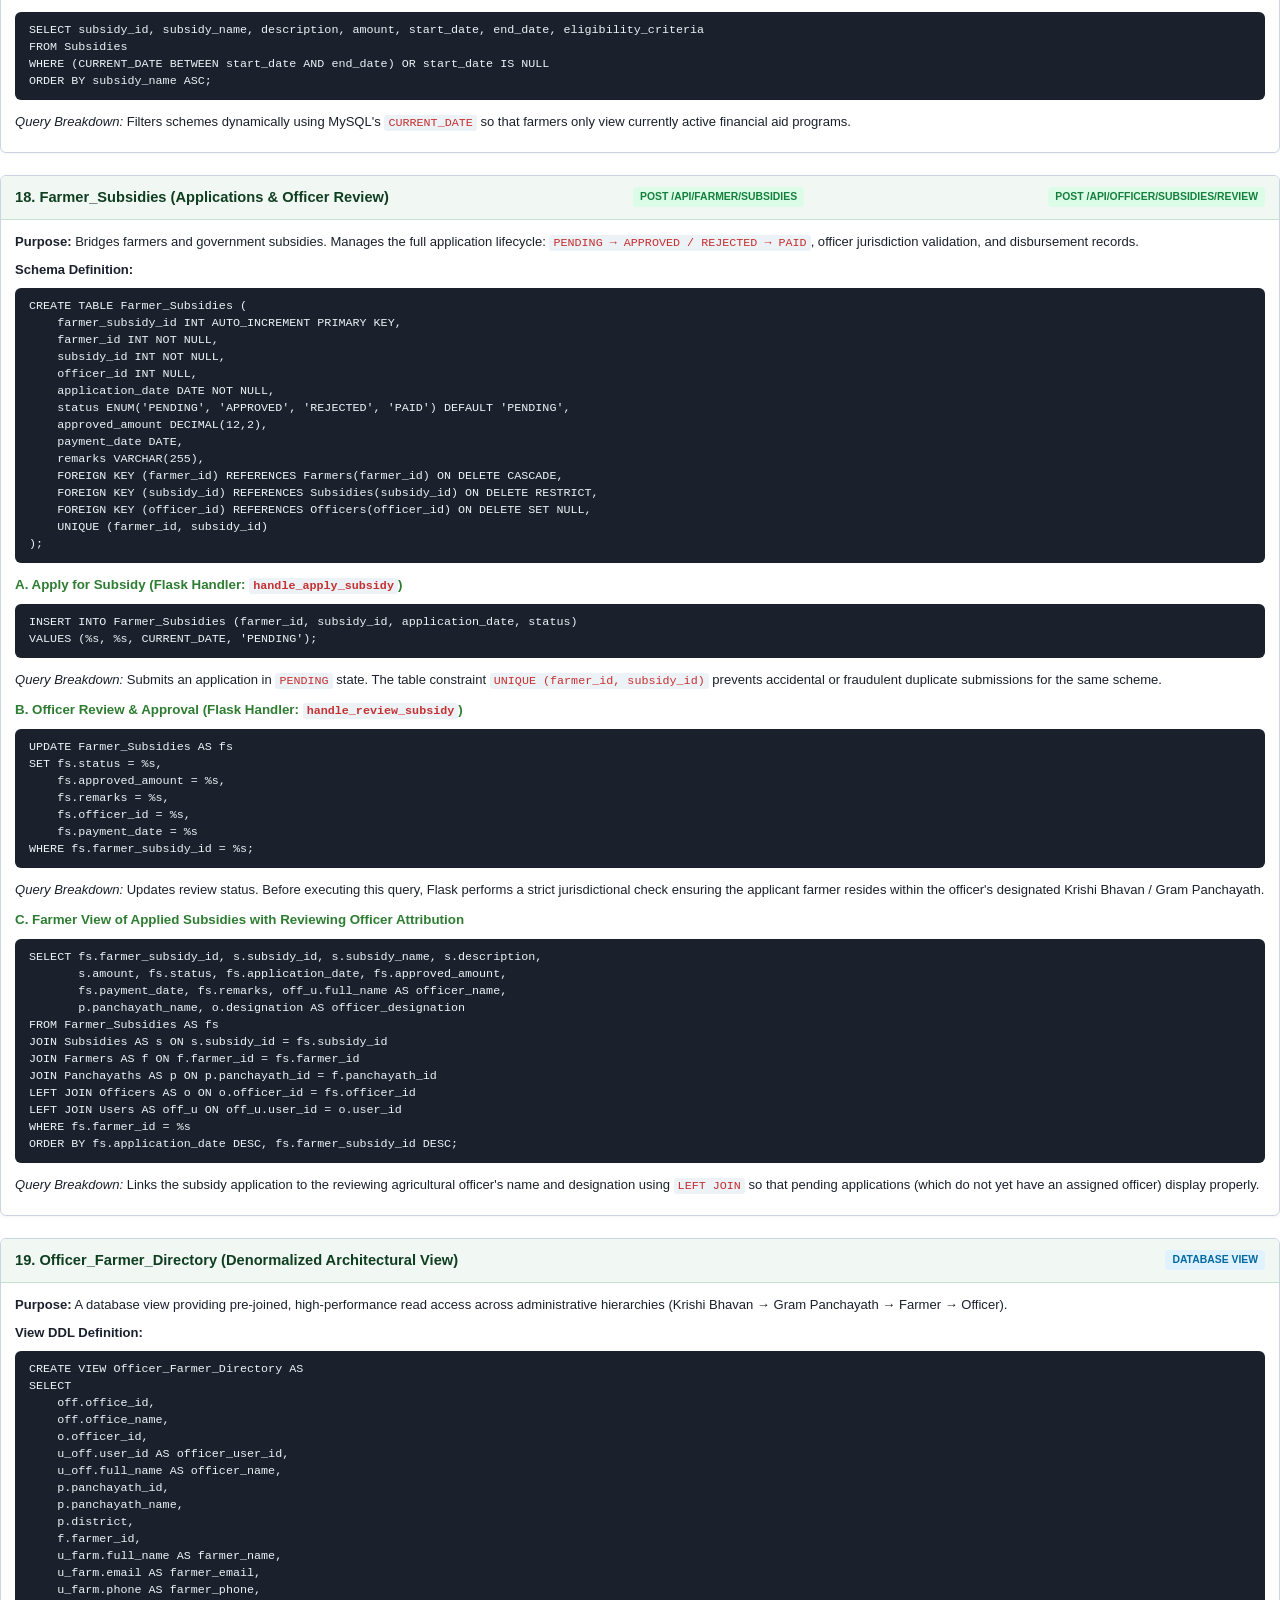
<file: docs/Frontend_Flask_DB_and_SQL_Queries_Guide.html>
<!DOCTYPE html>
<html lang="en">
<head>
<meta charset="UTF-8">
<title>Agriculture Management System - Frontend, Flask & Table-Wise SQL Query Manual</title>
<style>
  @page {
    size: A4;
    margin: 16mm 14mm 16mm 14mm;
    @bottom-right {
      content: "Page " counter(page);
      font-size: 8.5pt;
      color: #718096;
    }
    @bottom-left {
      content: "Agriculture Management System | Engineering & Database Query Manual";
      font-size: 8.5pt;
      color: #718096;
    }
  }
  
  body {
    font-family: -apple-system, BlinkMacSystemFont, "Segoe UI", Roboto, "Helvetica Neue", Arial, sans-serif;
    color: #1a202c;
    line-height: 1.55;
    font-size: 9.8pt;
    margin: 0;
    padding: 0;
  }

  .cover {
    page-break-after: always;
    padding-top: 55px;
    text-align: center;
  }
  .cover-badge {
    display: inline-block;
    background: #e6f4ea;
    color: #137333;
    font-weight: 700;
    font-size: 11pt;
    padding: 6px 16px;
    border-radius: 20px;
    letter-spacing: 0.8px;
    text-transform: uppercase;
    margin-bottom: 25px;
  }
  .cover h1 {
    font-size: 26pt;
    color: #0d381e;
    margin-bottom: 12px;
    line-height: 1.25;
    border: none;
    padding: 0;
  }
  .cover-sub {
    font-size: 12.5pt;
    color: #4a5568;
    max-width: 650px;
    margin: 0 auto 35px auto;
    font-weight: 400;
    line-height: 1.5;
  }
  .cover-meta-grid {
    display: grid;
    grid-template-columns: repeat(2, 1fr);
    gap: 15px;
    max-width: 550px;
    margin: 40px auto;
    text-align: left;
    background: #f7fafc;
    border: 1px solid #e2e8f0;
    border-radius: 8px;
    padding: 18px 24px;
    font-size: 9.5pt;
  }
  .cover-meta-item strong {
    color: #1a202c;
    display: block;
    margin-bottom: 2px;
  }
  .cover-meta-item span {
    color: #4a5568;
  }

  h1, h2, h3, h4 {
    color: #0f3e21;
    font-weight: 700;
  }
  h1 {
    font-size: 18pt;
    border-bottom: 2.5px solid #137333;
    padding-bottom: 6px;
    margin-top: 28px;
    margin-bottom: 14px;
    page-break-after: avoid;
  }
  h2 {
    font-size: 13pt;
    border-bottom: 1.5px solid #c6e1cf;
    padding-bottom: 4px;
    margin-top: 22px;
    margin-bottom: 10px;
    page-break-after: avoid;
  }
  h3 {
    font-size: 11pt;
    color: #1b5e20;
    margin-top: 16px;
    margin-bottom: 6px;
    page-break-after: avoid;
  }
  h4 {
    font-size: 10pt;
    color: #2e7d32;
    margin-top: 10px;
    margin-bottom: 4px;
    page-break-after: avoid;
  }

  p {
    margin: 0 0 8px 0;
  }
  ul, ol {
    margin: 0 0 10px 0;
    padding-left: 22px;
  }
  li {
    margin-bottom: 3px;
  }

  .diagram-box {
    background: #0f172a;
    color: #e2e8f0;
    border-radius: 6px;
    padding: 14px 18px;
    font-family: Consolas, "Courier New", monospace;
    font-size: 8.5pt;
    line-height: 1.4;
    white-space: pre;
    overflow-x: auto;
    margin: 12px 0 16px 0;
    page-break-inside: avoid;
  }

  pre {
    background: #1a202c;
    color: #edf2f7;
    border-radius: 6px;
    padding: 10px 14px;
    font-family: Consolas, "Courier New", monospace;
    font-size: 8.5pt;
    line-height: 1.45;
    margin: 8px 0 12px 0;
    overflow-x: auto;
    page-break-inside: avoid;
  }
  code {
    font-family: Consolas, "Courier New", monospace;
    font-size: 8.8pt;
    background: #edf2f7;
    color: #c53030;
    padding: 1px 4px;
    border-radius: 3px;
  }
  pre code {
    background: transparent;
    color: inherit;
    padding: 0;
  }

  table {
    width: 100%;
    border-collapse: collapse;
    margin: 10px 0 14px 0;
    font-size: 8.8pt;
    page-break-inside: avoid;
  }
  th, td {
    border: 1px solid #cbd5e1;
    padding: 6px 10px;
    text-align: left;
    vertical-align: top;
  }
  th {
    background: #f1f5f9;
    color: #0f3e21;
    font-weight: 600;
  }
  tr:nth-child(even) td {
    background: #f8fafc;
  }

  .callout {
    background: #f0fdf4;
    border-left: 4px solid #16a34a;
    padding: 10px 14px;
    border-radius: 0 6px 6px 0;
    margin: 12px 0;
    font-size: 9.2pt;
    page-break-inside: avoid;
  }
  .callout-title {
    font-weight: 700;
    color: #166534;
    margin-bottom: 3px;
    display: flex;
    align-items: center;
    gap: 6px;
  }
  .callout-blue {
    background: #f0f9ff;
    border-left: 4px solid #0284c7;
  }
  .callout-blue .callout-title {
    color: #0369a1;
  }
  .callout-amber {
    background: #fffbeb;
    border-left: 4px solid #f59e0b;
  }
  .callout-amber .callout-title {
    color: #b45309;
  }

  .badge {
    display: inline-block;
    padding: 2px 7px;
    font-size: 7.8pt;
    font-weight: 600;
    border-radius: 4px;
    text-transform: uppercase;
  }
  .badge-get { background: #e0f2fe; color: #0369a1; }
  .badge-post { background: #dcfce7; color: #15803d; }
  .badge-put { background: #fef3c7; color: #b45309; }
  .badge-delete { background: #fee2e2; color: #b91c1c; }

  .table-card {
    border: 1px solid #cbd5e1;
    border-radius: 6px;
    margin: 16px 0 22px 0;
    background: #ffffff;
    box-shadow: 0 1px 3px rgba(0,0,0,0.05);
    page-break-inside: avoid;
  }
  .table-card-header {
    background: #f1f8f3;
    border-bottom: 1.5px solid #c6e1cf;
    padding: 10px 14px;
    border-top-left-radius: 5px;
    border-top-right-radius: 5px;
    display: flex;
    justify-content: space-between;
    align-items: center;
  }
  .table-card-title {
    font-size: 11pt;
    font-weight: 700;
    color: #0f3e21;
    margin: 0;
  }
  .table-card-body {
    padding: 12px 14px;
  }
</style>
</head>
<body>

<!-- COVER PAGE -->
<div class="cover">
  <div class="cover-badge">Complete Engineering &amp; DBMS Manual</div>
  <h1>Agriculture Management System</h1>
  <div class="cover-sub">
    A Technical Reference Guide Explaining the Full-Stack Connection Between Frontend &amp; MySQL Database via Flask, with Exhaustive Table-by-Table SQL Query Analyses
  </div>

  <div class="cover-meta-grid">
    <div class="cover-meta-item">
      <strong>System Name</strong>
      <span>Agriculture Management Portal (AgricultureDB)</span>
    </div>
    <div class="cover-meta-item">
      <strong>Database Engine</strong>
      <span>MySQL 8.0 (InnoDB Engine, 19 Tables + Views)</span>
    </div>
    <div class="cover-meta-item">
      <strong>Application Tier</strong>
      <span>Python 3.11+ / Flask WSGI Micro-Gateway</span>
    </div>
    <div class="cover-meta-item">
      <strong>Frontend Client Tier</strong>
      <span>Vanilla ES6+ JavaScript, Fetch API, HTML5/CSS3</span>
    </div>
    <div class="cover-meta-item">
      <strong>Security Architecture</strong>
      <span>Stateless JWT (HMAC-SHA256), PBKDF2 Password Hashing</span>
    </div>
    <div class="cover-meta-item">
      <strong>Query Execution</strong>
      <span>Parameterized SQL (Zero Concatenation / Full Injection Defense)</span>
    </div>
  </div>

  <div style="margin-top: 50px; font-size: 9pt; color: #718096;">
    Prepared for Architectural Review, Technical Defense, and DBMS Academic Evaluation<br>
    Version 2.0 (Flask Implementation) &bull; October 2026
  </div>
</div>

<!-- SECTION 1 -->
<h1>1. Executive Architecture: The 3-Tier Model</h1>
<p>
  The Agriculture Management System is structured according to the industry-standard <strong>3-Tier Software Architecture</strong>. This model strictly separates presentation logic, business and application mediation, and persistent data storage into decoupled, maintainable layers.
</p>

<div class="diagram-box">
+---------------------------------------------------------------------------------------------------+
|                                      TIER 1: FRONTEND PRESENTATION                                |
|  - HTML5 UI (farmer_dashboard.html, officer_dashboard.html, login/registration portals)           |
|  - Vanilla ES6 JavaScript (app.js) orchestrates DOM manipulation, state, and form submissions      |
|  - Browser Fetch API transmits asynchronous HTTP REST payloads with Bearer JWT Authorization      |
+---------------------------------------------------------------------------------------------------+
                                                  |
                         JSON over HTTP / REST (Ports 80/443/8000)
                                                  v
+---------------------------------------------------------------------------------------------------+
|                                  TIER 2: FLASK APPLICATION &amp; ROUTING                              |
|  - Flask Micro-Gateway (app = Flask(__name__)) with wildcard dispatcher (@app.route("/&lt;path&gt;"))   |
|  - Stateless Token Verification (HMAC-SHA256) verifying user identity &amp; role permissions          |
|  - Strict Input Sanitization, type validation &amp; error handling (APIError -&gt; HTTP Status Codes)    |
|  - Connection Manager (database_connection()) orchestrating MySQL socket lifecycle &amp; transactions |
+---------------------------------------------------------------------------------------------------+
                                                  |
                    Parameterized SQL over TCP Socket (MySQL Port 3306)
                                                  v
+---------------------------------------------------------------------------------------------------+
|                                    TIER 3: MYSQL RELATIONAL DATABASE                              |
|  - Database: AgricultureDB on MySQL 8.0 with InnoDB Storage Engine (ACID Compliant)              |
|  - 19 Normalized Relational Tables + Materialized Directory View (Officer_Farmer_Directory)        |
|  - Declarative Foreign Keys (ON DELETE CASCADE, RESTRICT, SET NULL) ensuring Referential Integrity|
|  - Stored Generated Columns (total_income = quantity_sold * price_per_unit)                       |
+---------------------------------------------------------------------------------------------------+
</div>

<h2>Why Frontend JavaScript Cannot Connect Directly to MySQL</h2>
<p>
  A frequent question in architectural evaluations is: <em>"Why does JavaScript need Flask? Why not connect directly from the browser to MySQL?"</em>
</p>
<ul>
  <li><strong>Security Sandbox &amp; Credential Exposure:</strong> Web browsers operate in an isolated sandbox. If JavaScript connected directly to MySQL, the database host, username, and password would be visible in client-side dev tools to anyone inspecting the source code.</li>
  <li><strong>Network Protocol Incompatibility:</strong> Web browsers communicate over HTTP/HTTPS/WebSocket protocols. MySQL uses a proprietary binary TCP protocol (Port 3306) that client-side browser JavaScript cannot speak natively.</li>
  <li><strong>Privilege Escalation &amp; Business Logic:</strong> A browser client cannot be trusted. If clients could issue direct SQL statements, a malicious user could alter <code>WHERE farmer_id = 1</code> to <code>WHERE 1=1</code> and delete all farm records. The Flask application tier validates access control (RBAC), ownership rules, and data integrity before any SQL touches the database.</li>
</ul>

<!-- SECTION 2 -->
<h1>2. The Frontend-to-Database Connection via Flask</h1>
<p>
  Flask acts as the secure, high-speed mediator between frontend browser events and persistent MySQL database tables. Below is the precise technical mechanism of how Flask bridges the two sides.
</p>

<h2>2.1 The Flask Gateway Implementation</h2>
<p>
  In <code>backend/app.py</code>, Flask is configured as a non-invasive gateway. It wraps incoming HTTP requests, passes the WSGI <code>request.environ</code> to our core route handler, and converts WSGI byte streams into high-performance Flask <code>Response</code> objects:
</p>

<pre><code class="language-python"># Flask application instance (backend/app.py)
app = Flask(__name__, static_folder=None)

@app.route("/", defaults={"path": ""}, methods=["GET", "POST", "PUT", "DELETE", "OPTIONS"])
@app.route("/&lt;path:path&gt;", methods=["GET", "POST", "PUT", "DELETE", "OPTIONS"])
def flask_gateway(path: str) -&gt; Any:
    """Dispatches incoming Flask requests seamlessly through our application endpoints."""
    environ = request.environ
    response_status = "200 OK"
    response_headers = []

    def start_response(status: str, headers: list[tuple[str, str]], exc_info: Any = None):
        nonlocal response_status, response_headers
        response_status = status
        response_headers = headers

    # Execute business logic and SQL through WSGI application dispatcher
    body_chunks = application(environ, start_response)
    status_code = int(response_status.split()[0])
    response_body = b"".join(body_chunks)

    resp = Response(response_body, status=status_code)
    for key, val in response_headers:
        resp.headers[key] = val
    return resp
</code></pre>

<div class="callout callout-blue">
  <div class="callout-title">Architectural Benefit of the Flask Gateway</div>
  By wrapping our battle-tested application in Flask's Werkzeug development server locally, the portal gains <strong>multi-threaded concurrent request handling</strong>. When the browser requests the dashboard HTML, CSS, JavaScript, and background profile APIs simultaneously, Flask handles them across parallel worker threads without socket blocking.
</div>

<h2>2.2 Client-Side Communication: Fetch API with JWT Bearer Authentication</h2>
<p>
  In <code>frontend/app.js</code>, all outbound API requests pass through a centralized helper function: <code>fetchWithAuth(path, options)</code>. This ensures that every HTTP request carries the user's security token and appropriate content headers:
</p>

<pre><code class="language-javascript">// Centralized authenticated API dispatcher (frontend/app.js)
async function fetchWithAuth(path, options = {}) {
  const token = localStorage.getItem("token");
  const headers = {
    "Content-Type": "application/json",
    ...(options.headers || {})
  };
  if (token) {
    headers["Authorization"] = `Bearer ${token}`;
  }

  const response = await fetch(`${API_BASE_URL}${path}`, {
    ...options,
    headers
  });

  if (response.status === 401) {
    // Token expired or invalid: purge storage and redirect to login
    localStorage.clear();
    window.location.href = "index.html";
    return null;
  }
  return response.json();
}
</code></pre>

<h2>2.3 Database Connection Management &amp; Context Managers</h2>
<p>
  To prevent connection leaks, connection starvation, and abandoned transactions, Flask interacts with MySQL via Python's <code>contextlib.contextmanager</code>. This guarantees that every MySQL socket is cleanly returned or closed, even if an unhandled error occurs:
</p>

<pre><code class="language-python">@contextmanager
def database_connection() -&gt; Iterator[MySQLConnection]:
    """Context manager delivering safe, transactional database connections."""
    config = get_database_config()
    try:
        connection = mysql.connector.connect(**config)
    except mysql.connector.Error as error:
        raise APIError(503, "Database unavailable. Check the MySQL service and backend/.env.")
    try:
        yield connection
    finally:
        if connection.is_connected():
            connection.close()
</code></pre>

<h2>2.4 Security: Absolute Prevention of SQL Injection</h2>
<p>
  Our Flask implementation enforces <strong>Parameterized Queries</strong> across all 19 database tables. User inputs are never concatenated directly into SQL strings.
</p>

<div class="callout callout-amber">
  <div class="callout-title">Why Parameterized Queries Prevent SQL Injection</div>
  <strong>Vulnerable Pattern (Concatenation):</strong><br>
  <code>cursor.execute("SELECT * FROM Users WHERE email = '" + email + "'")</code><br>
  <em>If the attacker inputs <code>admin' OR '1'='1</code>, the SQL query structure is altered and bypassed.</em><br><br>
  <strong>Secure Parameterized Pattern (Used in our project):</strong><br>
  <code>cursor.execute("SELECT * FROM Users WHERE email = %s", (email,))</code><br>
  <em>The database treats <code>%s</code> strictly as a literal scalar value. Even if the user submits malicious SQL commands, quotes, or semicolons, MySQL never evaluates them as SQL instructions.</em>
</div>

<!-- SECTION 3 -->
<h1>3. Step-by-Step Life of a Request: Frontend to DB</h1>
<p>
  To understand the end-to-end integration, let us trace a real-world user action: <strong>A farmer records a newly planted crop cycle</strong> (e.g., 5.5 acres of Rice on Farm #12).
</p>

<table style="margin-top: 15px;">
  <thead>
    <tr>
      <th style="width: 15%;">Step &amp; Layer</th>
      <th style="width: 35%;">Action Taken</th>
      <th style="width: 50%;">Code &amp; Data Flow</th>
    </tr>
  </thead>
  <tbody>
    <tr>
      <td><strong>Step 1</strong><br>Frontend UI</td>
      <td>Farmer enters crop details on <code>farmer_dashboard.html</code> and clicks <em>"Plant Crop"</em>.</td>
      <td>
        Form values captured by JavaScript:<br>
        <code>farm_id: 12</code>, <code>crop_id: 1</code> (Rice), <code>season: "Kharif"</code>, <code>planting_date: "2026-10-15"</code>, <code>area: 5.5</code>.
      </td>
    </tr>
    <tr>
      <td><strong>Step 2</strong><br>Network / HTTP</td>
      <td><code>app.js</code> serializes data to JSON and transmits an HTTP POST request.</td>
      <td>
        <code>POST /api/farmer/crops</code><br>
        <code>Authorization: Bearer eyJhbGciOi...</code><br>
        <code>Content-Type: application/json</code><br>
        Body: <code>{"farm_id":12,"crop_id":1,"season":"Kharif",...}</code>
      </td>
    </tr>
    <tr>
      <td><strong>Step 3</strong><br>Flask Routing</td>
      <td>Flask's <code>flask_gateway</code> intercepts the HTTP request and delivers it to <code>application()</code>.</td>
      <td>
        Matches route: <code>path == "/api/farmer/crops"</code> and <code>method == "POST"</code>.<br>
        Dispatches to handler: <code>handle_plant_crop(payload, user)</code>.
      </td>
    </tr>
    <tr>
      <td><strong>Step 4</strong><br>Auth &amp; Security</td>
      <td>Flask verifies the JWT token and extracts authenticated farmer identity.</td>
      <td>
        Decodes HMAC-SHA256 signature.<br>
        Validates expiration and extracts <code>user["user_id"] = 1</code>.<br>
        Queries <code>Farmers</code> table to resolve <code>farmer_id = 4</code>.
      </td>
    </tr>
    <tr>
      <td><strong>Step 5</strong><br>Ownership Guard</td>
      <td>Flask verifies that Farm #12 belongs to this authenticated farmer before allowing the plant.</td>
      <td>
        Executes SQL check:<br>
        <code>SELECT farm_id FROM Farms WHERE farm_id = 12 AND farmer_id = 4</code>.<br>
        If no row returned &rarr; raises <code>APIError(403, "Selected farm does not belong to you.")</code>.
      </td>
    </tr>
    <tr>
      <td><strong>Step 6</strong><br>Database Write</td>
      <td>Flask opens a transaction and executes the parameterized SQL INSERT.</td>
      <td>
        <code>INSERT INTO Farm_Crops (farm_id, crop_id, season, planting_date, cultivated_area_acres, status) VALUES (%s, %s, %s, %s, %s, %s)</code><br>
        <code>connection.commit()</code> commits data permanently to MySQL.
      </td>
    </tr>
    <tr>
      <td><strong>Step 7</strong><br>Response &amp; UI</td>
      <td>Flask formats a 201 Created JSON response; Frontend updates UI without reloading.</td>
      <td>
        Flask returns: <code>{"message": "Crop planted successfully.", "farm_crop_id": 28}</code>.<br>
        Frontend displays success toast, refreshes crop table, and recalculates financial summaries.
      </td>
    </tr>
  </tbody>
</table>

<!-- SECTION 4 -->
<div style="page-break-before: always;"></div>
<h1>4. Table-Wise SQL Query Manual (All 19 Tables + Views)</h1>
<p>
  Below is the complete, table-by-table reference for all 19 entities and views in <code>AgricultureDB</code>. Each entry details the schema purpose, foreign key constraints, associated Flask API endpoints, the exact SQL queries executed, and an in-depth breakdown of how Flask and MySQL process each statement.
</p>

<!-- TABLE 1 -->
<div class="table-card">
  <div class="table-card-header">
    <span class="table-card-title">1. Users (Authentication &amp; Identity Directory)</span>
    <span class="badge badge-post">POST /api/auth/register</span>
  </div>
  <div class="table-card-body">
    <p><strong>Purpose:</strong> Serves as the central security and authentication anchor. Stores login credentials, password hashes, role assignments (<code>FARMER</code> vs <code>OFFICER</code>), and profile completion flags.</p>
    <p><strong>Schema Definition:</strong></p>
    <pre><code class="language-sql">CREATE TABLE Users (
    user_id INT AUTO_INCREMENT PRIMARY KEY,
    email VARCHAR(150) NOT NULL UNIQUE,
    password_hash VARCHAR(255) NOT NULL,
    role ENUM('FARMER', 'OFFICER') NOT NULL,
    full_name VARCHAR(100) NULL,
    phone VARCHAR(15) NULL,
    is_profile_complete BOOLEAN DEFAULT FALSE,
    created_at TIMESTAMP DEFAULT CURRENT_TIMESTAMP
);</code></pre>

    <h4>A. User Registration (Flask Handler: <code>handle_register</code>)</h4>
    <pre><code class="language-sql">INSERT INTO Users (email, password_hash, role, full_name, phone, is_profile_complete)
VALUES (%s, %s, %s, %s, %s, FALSE);</code></pre>
    <p><em>Query Breakdown:</em> Flask hashes the raw password using PBKDF2-HMAC-SHA256 with a unique 16-byte cryptographic salt. The resulting composite string (<code>algorithm$iterations$salt$hash</code>) is safely inserted. <code>is_profile_complete</code> is explicitly set to <code>FALSE</code> to force profile completion before portal features are accessed.</p>

    <h4>B. User Login &amp; Verification (Flask Handler: <code>handle_login</code>)</h4>
    <pre><code class="language-sql">SELECT user_id, email, password_hash, role, full_name, phone, is_profile_complete
FROM Users
WHERE email = %s;</code></pre>
    <p><em>Query Breakdown:</em> Flask looks up the user by email using the <code>%s</code> parameter. If found, Flask extracts the salt and iterations from <code>password_hash</code>, re-computes the hash of the entered password, and uses <code>hmac.compare_digest</code> (constant-time comparison) to prevent timing attacks. If verified, a signed JWT token is issued.</p>

    <h4>C. Profile Information Update (Flask Handler: <code>handle_update_profile</code>)</h4>
    <pre><code class="language-sql">UPDATE Users
SET full_name = %s, phone = %s
WHERE user_id = %s;</code></pre>
    <p><em>Query Breakdown:</em> Updates user contact details while maintaining identity integrity. <code>user_id</code> is extracted from the cryptographically verified JWT token, preventing users from altering other accounts.</p>
  </div>
</div>

<!-- TABLE 2 -->
<div class="table-card">
  <div class="table-card-header">
    <span class="table-card-title">2. Agriculture_Offices (Krishi Bhavans)</span>
    <span class="badge badge-get">GET /api/offices</span>
  </div>
  <div class="table-card-body">
    <p><strong>Purpose:</strong> Represents governmental agricultural administrative centers (Krishi Bhavans) that oversee specific districts and Gram Panchayaths.</p>
    <p><strong>Schema Definition:</strong></p>
    <pre><code class="language-sql">CREATE TABLE Agriculture_Offices (
    office_id INT AUTO_INCREMENT PRIMARY KEY,
    office_name VARCHAR(150) NOT NULL,
    phone VARCHAR(15),
    email VARCHAR(150),
    address VARCHAR(255)
);</code></pre>

    <h4>A. Fetch All Offices for Registration &amp; Lookups (Flask Handler: <code>get_lookup_data</code>)</h4>
    <pre><code class="language-sql">SELECT office_id, office_name, phone, email, address
FROM Agriculture_Offices
ORDER BY office_name ASC;</code></pre>
    <p><em>Query Breakdown:</em> Executed during officer onboarding and jurisdictional filtering. Returns the complete roster of Krishi Bhavans sorted alphabetically for frontend dropdown selectors.</p>
  </div>
</div>

<!-- TABLE 3 -->
<div class="table-card">
  <div class="table-card-header">
    <span class="table-card-title">3. Panchayaths (Gram Panchayaths)</span>
    <span class="badge badge-get">GET /api/panchayaths</span>
  </div>
  <div class="table-card-body">
    <p><strong>Purpose:</strong> Models the local self-government territories (Gram Panchayaths). Each Panchayath is administratively linked to an Agriculture Office via a foreign key.</p>
    <p><strong>Schema Definition:</strong></p>
    <pre><code class="language-sql">CREATE TABLE Panchayaths (
    panchayath_id INT AUTO_INCREMENT PRIMARY KEY,
    panchayath_name VARCHAR(150) NOT NULL,
    district VARCHAR(100) NOT NULL,
    office_id INT NOT NULL,
    FOREIGN KEY (office_id) REFERENCES Agriculture_Offices(office_id) ON DELETE RESTRICT
);</code></pre>

    <h4>A. Fetch Panchayaths with Associated Office Details (Flask Handler: <code>get_lookup_data</code>)</h4>
    <pre><code class="language-sql">SELECT panchayath_id, panchayath_name, district, office_id
FROM Panchayaths
ORDER BY panchayath_name ASC;</code></pre>
    <p><em>Query Breakdown:</em> Populates dynamic selection lists on farmer registration. The <code>ON DELETE RESTRICT</code> foreign key constraint prevents accidental deletion of an office if Panchayaths depend on it.</p>
  </div>
</div>

<!-- TABLE 4 -->
<div class="table-card">
  <div class="table-card-header">
    <span class="table-card-title">4. Officers (Agricultural Officers Directory)</span>
    <span class="badge badge-post">POST /api/users/complete-profile</span>
  </div>
  <div class="table-card-body">
    <p><strong>Purpose:</strong> Extension table for <code>Users</code> with role <code>OFFICER</code>. Maps officers to their assigned Krishi Bhavan and optional Gram Panchayath jurisdiction.</p>
    <p><strong>Schema Definition:</strong></p>
    <pre><code class="language-sql">CREATE TABLE Officers (
    officer_id INT AUTO_INCREMENT PRIMARY KEY,
    user_id INT NOT NULL UNIQUE,
    office_id INT NOT NULL,
    panchayath_id INT NULL,
    designation VARCHAR(100) DEFAULT 'Agricultural Officer',
    FOREIGN KEY (user_id) REFERENCES Users(user_id) ON DELETE CASCADE,
    FOREIGN KEY (office_id) REFERENCES Agriculture_Offices(office_id) ON DELETE RESTRICT,
    FOREIGN KEY (panchayath_id) REFERENCES Panchayaths(panchayath_id) ON DELETE SET NULL
);</code></pre>

    <h4>A. Complete Officer Profile (Flask Handler: <code>handle_complete_profile</code>)</h4>
    <pre><code class="language-sql">INSERT INTO Officers (user_id, office_id, panchayath_id, designation)
VALUES (%s, %s, %s, %s);</code></pre>
    <p><em>Query Breakdown:</em> Links the newly registered user account to a designated office and jurisdiction. <code>ON DELETE CASCADE</code> ensures that removing a user automatically purges their officer record.</p>

    <h4>B. Resolve Officer Identity &amp; Assigned Jurisdiction</h4>
    <pre><code class="language-sql">SELECT o.officer_id, o.office_id, o.panchayath_id, o.designation,
       ao.office_name, p.panchayath_name
FROM Officers o
JOIN Agriculture_Offices ao ON ao.office_id = o.office_id
LEFT JOIN Panchayaths p ON p.panchayath_id = o.panchayath_id
WHERE o.user_id = %s;</code></pre>
    <p><em>Query Breakdown:</em> Executed on every officer request to determine the officer's administrative boundary. <code>LEFT JOIN</code> allows officers assigned at the Krishi Bhavan level (supervising all panchayaths) to have a <code>NULL</code> <code>panchayath_id</code>.</p>
  </div>
</div>

<!-- TABLE 5 -->
<div class="table-card">
  <div class="table-card-header">
    <span class="table-card-title">5. Farmers (Registered Farm Operators)</span>
    <span class="badge badge-post">POST /api/users/complete-profile</span>
  </div>
  <div class="table-card-body">
    <p><strong>Purpose:</strong> Extension table for <code>Users</code> with role <code>FARMER</code>. Associates the farmer with their home Gram Panchayath and residential address.</p>
    <p><strong>Schema Definition:</strong></p>
    <pre><code class="language-sql">CREATE TABLE Farmers (
    farmer_id INT AUTO_INCREMENT PRIMARY KEY,
    user_id INT NOT NULL UNIQUE,
    panchayath_id INT NOT NULL,
    address VARCHAR(255),
    registration_date DATE DEFAULT (CURRENT_DATE),
    FOREIGN KEY (user_id) REFERENCES Users(user_id) ON DELETE CASCADE,
    FOREIGN KEY (panchayath_id) REFERENCES Panchayaths(panchayath_id) ON DELETE RESTRICT
);</code></pre>

    <h4>A. Create Farmer Profile Record</h4>
    <pre><code class="language-sql">INSERT INTO Farmers (user_id, panchayath_id, address, registration_date)
VALUES (%s, %s, %s, CURRENT_DATE);</code></pre>
    <p><em>Query Breakdown:</em> Inserts the core agricultural operator profile. <code>CURRENT_DATE</code> automatically establishes the official registration timestamp.</p>

    <h4>B. Fetch Farmer Details with Jurisdictional Hierarchy</h4>
    <pre><code class="language-sql">SELECT f.farmer_id, f.panchayath_id, f.address, f.registration_date,
       p.panchayath_name, p.district, ao.office_id, ao.office_name
FROM Farmers f
JOIN Panchayaths p ON p.panchayath_id = f.panchayath_id
JOIN Agriculture_Offices ao ON ao.office_id = p.office_id
WHERE f.user_id = %s;</code></pre>
    <p><em>Query Breakdown:</em> Multi-table <code>JOIN</code> traversing <code>Farmers &rarr; Panchayaths &rarr; Agriculture_Offices</code>. Resolves the farmer's local Gram Panchayath and supervising Krishi Bhavan in a single round-trip.</p>
  </div>
</div>

<!-- TABLE 6 -->
<div class="table-card">
  <div class="table-card-header">
    <span class="table-card-title">6. Farms (Land Holdings &amp; Plots)</span>
    <span class="badge badge-post">POST /api/farmer/farms</span>
  </div>
  <div class="table-card-body">
    <p><strong>Purpose:</strong> Stores individual agricultural plots owned or operated by a farmer, including acreage, location, soil characteristics, and irrigation infrastructure.</p>
    <p><strong>Schema Definition:</strong></p>
    <pre><code class="language-sql">CREATE TABLE Farms (
    farm_id INT AUTO_INCREMENT PRIMARY KEY,
    farmer_id INT NOT NULL,
    farm_name VARCHAR(100),
    location VARCHAR(255) NOT NULL,
    area_acres DECIMAL(10,2) NOT NULL,
    soil_type VARCHAR(50),
    irrigation_type VARCHAR(50),
    FOREIGN KEY (farmer_id) REFERENCES Farmers(farmer_id) ON DELETE CASCADE,
    CHECK (area_acres &gt; 0)
);</code></pre>

    <h4>A. Insert Farm Plot (Flask Handler: <code>handle_add_farm</code>)</h4>
    <pre><code class="language-sql">INSERT INTO Farms (farmer_id, farm_name, location, area_acres, soil_type, irrigation_type)
VALUES (%s, %s, %s, %s, %s, %s);</code></pre>
    <p><em>Query Breakdown:</em> Adds a new parcel of agricultural land. The database enforces <code>CHECK (area_acres &gt; 0)</code> to mathematically disallow zero or negative land holdings.</p>

    <h4>B. Update Farm Details (Flask Handler: <code>handle_edit_farm</code>)</h4>
    <pre><code class="language-sql">UPDATE Farms
SET farm_name = %s, location = %s, area_acres = %s, soil_type = %s, irrigation_type = %s
WHERE farm_id = %s AND farmer_id = %s;</code></pre>
    <p><em>Query Breakdown:</em> Modifies plot specifications. The compounding condition <code>WHERE farm_id = %s AND farmer_id = %s</code> enforces tenant isolation, preventing Farmer A from editing Farmer B's plot.</p>

    <h4>C. Retrieve Farmer's Land Parcels</h4>
    <pre><code class="language-sql">SELECT farm_id, farm_name, location, area_acres, soil_type, irrigation_type
FROM Farms
WHERE farmer_id = %s
ORDER BY farm_name, farm_id;</code></pre>
    <p><em>Query Breakdown:</em> Populates the farmer's asset dashboard and farm selection dropdowns across crop planting and expense tracking modals.</p>
  </div>
</div>

<!-- TABLE 7 -->
<div class="table-card">
  <div class="table-card-header">
    <span class="table-card-title">7. Crops (Master Crop Catalog)</span>
    <span class="badge badge-get">GET /api/reference-data</span>
  </div>
  <div class="table-card-body">
    <p><strong>Purpose:</strong> Canonical reference catalog defining standardized crop types, typical cultivation duration, agricultural seasons, and benchmark yields.</p>
    <p><strong>Schema Definition:</strong></p>
    <pre><code class="language-sql">CREATE TABLE Crops (
    crop_id INT AUTO_INCREMENT PRIMARY KEY,
    crop_name VARCHAR(100) NOT NULL UNIQUE,
    crop_category VARCHAR(50),
    season VARCHAR(50),
    growth_duration_days INT,
    expected_yield_per_acre DECIMAL(10,2),
    CHECK (growth_duration_days IS NULL OR growth_duration_days &gt; 0),
    CHECK (expected_yield_per_acre IS NULL OR expected_yield_per_acre &gt;= 0)
);</code></pre>

    <h4>A. Fetch Master Crops List (Flask Handler: <code>get_reference_data</code>)</h4>
    <pre><code class="language-sql">SELECT crop_id, crop_name, crop_category, season, growth_duration_days, expected_yield_per_acre
FROM Crops
ORDER BY crop_name ASC;</code></pre>
    <p><em>Query Breakdown:</em> Loaded by the frontend on dashboard initialization. Enables client-side auto-fill of expected harvest dates and yield calculations based on selected planting date.</p>
  </div>
</div>

<!-- TABLE 8 -->
<div class="table-card">
  <div class="table-card-header">
    <span class="table-card-title">8. Farm_Crops (Active &amp; Historical Cultivation Cycles)</span>
    <span class="badge badge-post">POST /api/farmer/crops</span>
  </div>
  <div class="table-card-body">
    <p><strong>Purpose:</strong> Represents a specific seasonal planting cycle on a farm plot. Bridges <code>Farms</code> and <code>Crops</code> and acts as the central cost-accounting center for labor, fertilizer, and income.</p>
    <p><strong>Schema Definition:</strong></p>
    <pre><code class="language-sql">CREATE TABLE Farm_Crops (
    farm_crop_id INT AUTO_INCREMENT PRIMARY KEY,
    farm_id INT NOT NULL,
    crop_id INT NOT NULL,
    season VARCHAR(50),
    planting_date DATE,
    expected_harvest_date DATE,
    actual_harvest_date DATE,
    cultivated_area_acres DECIMAL(10,2) NOT NULL,
    status ENUM('PLANNED', 'GROWING', 'HARVESTED', 'FAILED') DEFAULT 'PLANNED',
    FOREIGN KEY (farm_id) REFERENCES Farms(farm_id) ON DELETE CASCADE,
    FOREIGN KEY (crop_id) REFERENCES Crops(crop_id) ON DELETE RESTRICT,
    CHECK (cultivated_area_acres &gt; 0)
);</code></pre>

    <h4>A. Plant a Crop Cycle (Flask Handler: <code>handle_plant_crop</code>)</h4>
    <pre><code class="language-sql">INSERT INTO Farm_Crops (farm_id, crop_id, season, planting_date, expected_harvest_date, cultivated_area_acres, status)
VALUES (%s, %s, %s, %s, %s, %s, %s);</code></pre>
    <p><em>Query Breakdown:</em> Initiates a crop cycle in <code>GROWING</code> or <code>PLANNED</code> state. <code>cultivated_area_acres</code> is validated to be positive and physically less than or equal to total farm acreage.</p>

    <h4>B. Edit / Update Crop Cycle Status (Flask Handler: <code>handle_edit_crop</code>)</h4>
    <pre><code class="language-sql">UPDATE Farm_Crops
SET farm_id = %s, crop_id = %s, season = %s, planting_date = %s,
    expected_harvest_date = %s, actual_harvest_date = %s,
    cultivated_area_acres = %s, status = %s
WHERE farm_crop_id = %s;</code></pre>
    <p><em>Query Breakdown:</em> Allows status progression from <code>GROWING &rarr; HARVESTED</code> or <code>FAILED</code>, recording actual harvest dates for agronomic performance analysis.</p>

    <h4>C. Comprehensive Crop Overview with Multi-Table Joins</h4>
    <pre><code class="language-sql">SELECT fc.farm_crop_id, fc.farm_id, f.farm_name, fc.crop_id, c.crop_name,
       c.crop_category, fc.season, fc.planting_date, fc.expected_harvest_date,
       fc.actual_harvest_date, fc.cultivated_area_acres, fc.status
FROM Farm_Crops AS fc
JOIN Farms AS f ON f.farm_id = fc.farm_id
JOIN Crops AS c ON c.crop_id = fc.crop_id
WHERE f.farmer_id = %s
ORDER BY fc.planting_date DESC, fc.farm_crop_id DESC;</code></pre>
    <p><em>Query Breakdown:</em> Joins <code>Farm_Crops</code> with parent <code>Farms</code> and master <code>Crops</code>. Filters strictly by <code>f.farmer_id</code> to provide the farmer's complete agricultural activity log.</p>
  </div>
</div>

<!-- TABLE 9 -->
<div class="table-card">
  <div class="table-card-header">
    <span class="table-card-title">9. Labour_Types (Agricultural Work Classifications)</span>
    <span class="badge badge-get">GET /api/reference-data</span>
  </div>
  <div class="table-card-body">
    <p><strong>Purpose:</strong> Master reference table categorizing manual and mechanized agricultural tasks (e.g., Tilling, Sowing, Weeding, Harvesting) and standard daily wage rates.</p>
    <p><strong>Schema Definition:</strong></p>
    <pre><code class="language-sql">CREATE TABLE Labour_Types (
    labour_id INT AUTO_INCREMENT PRIMARY KEY,
    labour_name VARCHAR(100) NOT NULL UNIQUE,
    standard_daily_rate DECIMAL(10,2)
);</code></pre>

    <h4>A. Fetch Standard Labor Rates</h4>
    <pre><code class="language-sql">SELECT labour_id, labour_name, standard_daily_rate
FROM Labour_Types
ORDER BY labour_name ASC;</code></pre>
    <p><em>Query Breakdown:</em> Feeds frontend wage calculators so farmers can estimate labor outlays based on work days and worker headcount.</p>
  </div>
</div>

<!-- TABLE 10 -->
<div class="table-card">
  <div class="table-card-header">
    <span class="table-card-title">10. Fertilizers (Nutrient &amp; Soil Amendments)</span>
    <span class="badge badge-get">GET /api/reference-data</span>
  </div>
  <div class="table-card-body">
    <p><strong>Purpose:</strong> Master reference catalog of organic manures and chemical fertilizers (e.g., Urea, DAP, Potash, Compost) and standard measurement units.</p>
    <p><strong>Schema Definition:</strong></p>
    <pre><code class="language-sql">CREATE TABLE Fertilizers (
    fertilizer_id INT AUTO_INCREMENT PRIMARY KEY,
    fertilizer_name VARCHAR(120) NOT NULL UNIQUE,
    fertilizer_type VARCHAR(50),
    unit VARCHAR(20) DEFAULT 'kg'
);</code></pre>

    <h4>A. Fetch Master Fertilizers List</h4>
    <pre><code class="language-sql">SELECT fertilizer_id, fertilizer_name, fertilizer_type, unit
FROM Fertilizers
ORDER BY fertilizer_name ASC;</code></pre>
    <p><em>Query Breakdown:</em> Populates fertilizer selection pickers on the farmer dashboard with pre-configured units (kg, liters, bags).</p>
  </div>
</div>

<!-- TABLE 11 -->
<div class="table-card">
  <div class="table-card-header">
    <span class="table-card-title">11. Rental_Types (Machinery &amp; Tool Rentals)</span>
    <span class="badge badge-get">GET /api/reference-data</span>
  </div>
  <div class="table-card-body">
    <p><strong>Purpose:</strong> Standardized classifications for hired farm equipment (e.g., Tractor, Harvester, Power Tiller, Drip Irrigation Kits).</p>
    <p><strong>Schema Definition:</strong></p>
    <pre><code class="language-sql">CREATE TABLE Rental_Types (
    rental_id INT AUTO_INCREMENT PRIMARY KEY,
    rental_name VARCHAR(120) NOT NULL UNIQUE,
    description VARCHAR(255)
);</code></pre>

    <h4>A. Fetch Machinery Rental Categories</h4>
    <pre><code class="language-sql">SELECT rental_id, rental_name, description
FROM Rental_Types
ORDER BY rental_name ASC;</code></pre>
    <p><em>Query Breakdown:</em> Categorizes rental equipment expenses under the <code>Expenses</code> entity.</p>
  </div>
</div>

<!-- TABLE 12 -->
<div class="table-card">
  <div class="table-card-header">
    <span class="table-card-title">12. Energy_Types (Power &amp; Fuel Utilities)</span>
    <span class="badge badge-get">GET /api/reference-data</span>
  </div>
  <div class="table-card-body">
    <p><strong>Purpose:</strong> Standardized classifications for agricultural power sources (e.g., Grid Electricity, Diesel Fuel, Solar Pump Power).</p>
    <p><strong>Schema Definition:</strong></p>
    <pre><code class="language-sql">CREATE TABLE Energy_Types (
    energy_id INT AUTO_INCREMENT PRIMARY KEY,
    energy_name VARCHAR(100) NOT NULL UNIQUE
);</code></pre>

    <h4>A. Fetch Energy Source Categories</h4>
    <pre><code class="language-sql">SELECT energy_id, energy_name
FROM Energy_Types
ORDER BY energy_name ASC;</code></pre>
    <p><em>Query Breakdown:</em> Categorizes power and fuel expenditures under the <code>Expenses</code> entity.</p>
  </div>
</div>

<!-- TABLE 13 -->
<div class="table-card">
  <div class="table-card-header">
    <span class="table-card-title">13. Expenses (Operational Expenditures)</span>
    <span class="badge badge-post">POST /api/farmer/expenses</span>
  </div>
  <div class="table-card-body">
    <p><strong>Purpose:</strong> Granular ledger recording general farm expenses across Seeds, Rental, Energy, Irrigation, Transport, and Miscellaneous outlays.</p>
    <p><strong>Schema Definition:</strong></p>
    <pre><code class="language-sql">CREATE TABLE Expenses (
    expense_id INT AUTO_INCREMENT PRIMARY KEY,
    farm_id INT NOT NULL,
    farm_crop_id INT NULL,
    expense_category ENUM('SEEDS', 'RENTAL', 'ENERGY', 'IRRIGATION', 'TRANSPORT', 'OTHER') NOT NULL,
    rental_id INT NULL,
    energy_id INT NULL,
    amount DECIMAL(12,2) NOT NULL,
    expense_date DATE NOT NULL,
    description VARCHAR(255),
    FOREIGN KEY (farm_id) REFERENCES Farms(farm_id) ON DELETE CASCADE,
    FOREIGN KEY (farm_crop_id) REFERENCES Farm_Crops(farm_crop_id) ON DELETE SET NULL,
    FOREIGN KEY (rental_id) REFERENCES Rental_Types(rental_id) ON DELETE SET NULL,
    FOREIGN KEY (energy_id) REFERENCES Energy_Types(energy_id) ON DELETE SET NULL
);</code></pre>

    <h4>A. Record Operational Expense (Flask Handler: <code>handle_add_expense</code>)</h4>
    <pre><code class="language-sql">INSERT INTO Expenses (farm_id, farm_crop_id, expense_category, rental_id, energy_id, amount, expense_date, description)
VALUES (%s, %s, %s, %s, %s, %s, %s, %s);</code></pre>
    <p><em>Query Breakdown:</em> Adds an expense entry linked optionally to a specific crop cycle (<code>farm_crop_id</code>) or directly to the overarching farm (<code>farm_id</code>). <code>ON DELETE SET NULL</code> ensures financial audit logs are preserved even if a rental type is decommissioned.</p>

    <h4>B. Detailed Expense Report with Left Outer Joins</h4>
    <pre><code class="language-sql">SELECT e.expense_id, e.farm_id, f.farm_name, e.farm_crop_id, c.crop_name,
       e.expense_category, e.rental_id, rt.rental_name, e.energy_id, et.energy_name,
       e.amount, e.expense_date, e.description
FROM Expenses AS e
JOIN Farms AS f ON f.farm_id = e.farm_id
LEFT JOIN Farm_Crops AS fc ON fc.farm_crop_id = e.farm_crop_id
LEFT JOIN Crops AS c ON c.crop_id = fc.crop_id
LEFT JOIN Rental_Types AS rt ON rt.rental_id = e.rental_id
LEFT JOIN Energy_Types AS et ON et.energy_id = e.energy_id
WHERE f.farmer_id = %s
ORDER BY e.expense_date DESC, e.expense_id DESC;</code></pre>
    <p><em>Query Breakdown:</em> Utilizes four <code>LEFT JOIN</code> clauses so that general expenses without a linked crop cycle, rental equipment, or energy source still appear accurately with <code>NULL</code> values cleanly converted to empty strings in JSON.</p>
  </div>
</div>

<!-- TABLE 14 -->
<div class="table-card">
  <div class="table-card-header">
    <span class="table-card-title">14. Farm_Crop_Labour (Labor Work Logs)</span>
    <span class="badge badge-post">POST /api/farmer/labour</span>
  </div>
  <div class="table-card-body">
    <p><strong>Purpose:</strong> Tracks field worker deployment, days worked, and financial compensation for specific crop cultivation cycles.</p>
    <p><strong>Schema Definition:</strong></p>
    <pre><code class="language-sql">CREATE TABLE Farm_Crop_Labour (
    labour_usage_id INT AUTO_INCREMENT PRIMARY KEY,
    farm_crop_id INT NOT NULL,
    labour_id INT NOT NULL,
    work_date DATE NOT NULL,
    worker_count INT NOT NULL DEFAULT 1,
    days_worked DECIMAL(6,2) NOT NULL DEFAULT 1,
    total_cost DECIMAL(12,2) NOT NULL,
    FOREIGN KEY (farm_crop_id) REFERENCES Farm_Crops(farm_crop_id) ON DELETE CASCADE,
    FOREIGN KEY (labour_id) REFERENCES Labour_Types(labour_id) ON DELETE RESTRICT
);</code></pre>

    <h4>A. Insert Labor Deployment Log (Flask Handler: <code>handle_add_labour</code>)</h4>
    <pre><code class="language-sql">INSERT INTO Farm_Crop_Labour (farm_crop_id, labour_id, work_date, worker_count, days_worked, total_cost)
VALUES (%s, %s, %s, %s, %s, %s);</code></pre>
    <p><em>Query Breakdown:</em> Persists wage costs. Flask validates that <code>total_cost = worker_count * days_worked * daily_rate</code> or records actual agreed payments.</p>

    <h4>B. Fetch Labor Cost Breakdown for Farmer</h4>
    <pre><code class="language-sql">SELECT fcl.labour_usage_id, fcl.farm_crop_id, f.farm_name, c.crop_name,
       fcl.labour_id, lt.labour_name, fcl.work_date, fcl.worker_count,
       fcl.days_worked, fcl.total_cost
FROM Farm_Crop_Labour AS fcl
JOIN Farm_Crops AS fc ON fc.farm_crop_id = fcl.farm_crop_id
JOIN Farms AS f ON f.farm_id = fc.farm_id
JOIN Crops AS c ON c.crop_id = fc.crop_id
JOIN Labour_Types AS lt ON lt.labour_id = fcl.labour_id
WHERE f.farmer_id = %s
ORDER BY fcl.work_date DESC, fcl.labour_usage_id DESC;</code></pre>
    <p><em>Query Breakdown:</em> Multi-table join displaying labor utilization per crop cycle, feeding directly into total farm operational expenditure calculations.</p>
  </div>
</div>

<!-- TABLE 15 -->
<div class="table-card">
  <div class="table-card-header">
    <span class="table-card-title">15. Farm_Crop_Fertilizer (Nutrient Application Logs)</span>
    <span class="badge badge-post">POST /api/farmer/fertilizers</span>
  </div>
  <div class="table-card-body">
    <p><strong>Purpose:</strong> Records physical application of organic and chemical fertilizers to crops, tracking dosages and associated costs.</p>
    <p><strong>Schema Definition:</strong></p>
    <pre><code class="language-sql">CREATE TABLE Farm_Crop_Fertilizer (
    application_id INT AUTO_INCREMENT PRIMARY KEY,
    farm_crop_id INT NOT NULL,
    fertilizer_id INT NOT NULL,
    application_date DATE NOT NULL,
    quantity DECIMAL(12,2) NOT NULL,
    total_cost DECIMAL(12,2) NOT NULL DEFAULT 0,
    FOREIGN KEY (farm_crop_id) REFERENCES Farm_Crops(farm_crop_id) ON DELETE CASCADE,
    FOREIGN KEY (fertilizer_id) REFERENCES Fertilizers(fertilizer_id) ON DELETE RESTRICT
);</code></pre>

    <h4>A. Log Fertilizer Application (Flask Handler: <code>handle_add_fertilizer</code>)</h4>
    <pre><code class="language-sql">INSERT INTO Farm_Crop_Fertilizer (farm_crop_id, fertilizer_id, application_date, quantity, total_cost)
VALUES (%s, %s, %s, %s, %s);</code></pre>
    <p><em>Query Breakdown:</em> Captures input dosages and expenditure. <code>ON DELETE RESTRICT</code> on <code>fertilizer_id</code> preserves audit records even if catalog definitions are modified.</p>

    <h4>B. Retrieve Fertilizer Application History</h4>
    <pre><code class="language-sql">SELECT fcf.application_id, fcf.farm_crop_id, f.farm_name, c.crop_name,
       fcf.fertilizer_id, fert.fertilizer_name, fert.fertilizer_type, fert.unit,
       fcf.application_date, fcf.quantity, fcf.total_cost
FROM Farm_Crop_Fertilizer AS fcf
JOIN Farm_Crops AS fc ON fc.farm_crop_id = fcf.farm_crop_id
JOIN Farms AS f ON f.farm_id = fc.farm_id
JOIN Crops AS c ON c.crop_id = fc.crop_id
JOIN Fertilizers AS fert ON fert.fertilizer_id = fcf.fertilizer_id
WHERE f.farmer_id = %s
ORDER BY fcf.application_date DESC, fcf.application_id DESC;</code></pre>
    <p><em>Query Breakdown:</em> Resolves fertilizer specifications (commercial name, chemical/organic type, unit) alongside the crop name and farm plot.</p>
  </div>
</div>

<!-- TABLE 16 -->
<div class="table-card">
  <div class="table-card-header">
    <span class="table-card-title">16. Income (Harvest Sales &amp; Revenues)</span>
    <span class="badge badge-post">POST /api/farmer/income</span>
  </div>
  <div class="table-card-body">
    <p><strong>Purpose:</strong> Financial revenue ledger tracking crop yields sold to commercial buyers or government mandis. Features an automated stored generated column for total income.</p>
    <p><strong>Schema Definition:</strong></p>
    <pre><code class="language-sql">CREATE TABLE Income (
    income_id INT AUTO_INCREMENT PRIMARY KEY,
    farm_crop_id INT NOT NULL,
    sale_date DATE NOT NULL,
    quantity_sold DECIMAL(12,2) NOT NULL,
    unit VARCHAR(20) DEFAULT 'kg',
    price_per_unit DECIMAL(12,2) NOT NULL,
    total_income DECIMAL(14,2) GENERATED ALWAYS AS (quantity_sold * price_per_unit) STORED,
    buyer_name VARCHAR(150),
    FOREIGN KEY (farm_crop_id) REFERENCES Farm_Crops(farm_crop_id) ON DELETE CASCADE
);</code></pre>

    <h4>A. Record Harvest Sale (Flask Handler: <code>handle_add_income</code>)</h4>
    <pre><code class="language-sql">INSERT INTO Income (farm_crop_id, sale_date, quantity_sold, unit, price_per_unit, buyer_name)
VALUES (%s, %s, %s, %s, %s, %s);</code></pre>
    <p><em>Query Breakdown:</em> Notice that <code>total_income</code> is <strong>omitted</strong> from the <code>INSERT</code> statement! MySQL automatically evaluates <code>quantity_sold * price_per_unit</code> and writes the calculated value directly to the storage block as a <code>STORED</code> column. This eliminates floating point rounding discrepancies between Python and MySQL.</p>

    <h4>B. Fetch Revenue Ledger for Farmer</h4>
    <pre><code class="language-sql">SELECT inc.income_id, inc.farm_crop_id, f.farm_name, c.crop_name,
       inc.sale_date, inc.quantity_sold, inc.unit, inc.price_per_unit,
       inc.total_income, inc.buyer_name
FROM Income AS inc
JOIN Farm_Crops AS fc ON fc.farm_crop_id = inc.farm_crop_id
JOIN Farms AS f ON f.farm_id = fc.farm_id
JOIN Crops AS c ON c.crop_id = fc.crop_id
WHERE f.farmer_id = %s
ORDER BY inc.sale_date DESC, inc.income_id DESC;</code></pre>
    <p><em>Query Breakdown:</em> Retrieves sales entries with linked crop varieties and farms, powering the farmer's gross revenue metrics.</p>
  </div>
</div>

<!-- TABLE 17 -->
<div class="table-card">
  <div class="table-card-header">
    <span class="table-card-title">17. Subsidies (Government Schemes Catalog)</span>
    <span class="badge badge-get">GET /api/reference-data</span>
  </div>
  <div class="table-card-body">
    <p><strong>Purpose:</strong> Master catalog of state and central agricultural subsidy schemes (e.g., Organic Fertilizer Grant, Subsidized Seeds, Solar Pump Subvention) with eligibility terms.</p>
    <p><strong>Schema Definition:</strong></p>
    <pre><code class="language-sql">CREATE TABLE Subsidies (
    subsidy_id INT AUTO_INCREMENT PRIMARY KEY,
    subsidy_name VARCHAR(150) NOT NULL,
    description TEXT,
    amount DECIMAL(12,2) NOT NULL,
    start_date DATE,
    end_date DATE,
    eligibility_criteria TEXT
);</code></pre>

    <h4>A. Fetch Active Subsidy Schemes</h4>
    <pre><code class="language-sql">SELECT subsidy_id, subsidy_name, description, amount, start_date, end_date, eligibility_criteria
FROM Subsidies
WHERE (CURRENT_DATE BETWEEN start_date AND end_date) OR start_date IS NULL
ORDER BY subsidy_name ASC;</code></pre>
    <p><em>Query Breakdown:</em> Filters schemes dynamically using MySQL's <code>CURRENT_DATE</code> so that farmers only view currently active financial aid programs.</p>
  </div>
</div>

<!-- TABLE 18 -->
<div class="table-card">
  <div class="table-card-header">
    <span class="table-card-title">18. Farmer_Subsidies (Applications &amp; Officer Review)</span>
    <span class="badge badge-post">POST /api/farmer/subsidies</span>
    <span class="badge badge-post">POST /api/officer/subsidies/review</span>
  </div>
  <div class="table-card-body">
    <p><strong>Purpose:</strong> Bridges farmers and government subsidies. Manages the full application lifecycle: <code>PENDING &rarr; APPROVED / REJECTED &rarr; PAID</code>, officer jurisdiction validation, and disbursement records.</p>
    <p><strong>Schema Definition:</strong></p>
    <pre><code class="language-sql">CREATE TABLE Farmer_Subsidies (
    farmer_subsidy_id INT AUTO_INCREMENT PRIMARY KEY,
    farmer_id INT NOT NULL,
    subsidy_id INT NOT NULL,
    officer_id INT NULL,
    application_date DATE NOT NULL,
    status ENUM('PENDING', 'APPROVED', 'REJECTED', 'PAID') DEFAULT 'PENDING',
    approved_amount DECIMAL(12,2),
    payment_date DATE,
    remarks VARCHAR(255),
    FOREIGN KEY (farmer_id) REFERENCES Farmers(farmer_id) ON DELETE CASCADE,
    FOREIGN KEY (subsidy_id) REFERENCES Subsidies(subsidy_id) ON DELETE RESTRICT,
    FOREIGN KEY (officer_id) REFERENCES Officers(officer_id) ON DELETE SET NULL,
    UNIQUE (farmer_id, subsidy_id)
);</code></pre>

    <h4>A. Apply for Subsidy (Flask Handler: <code>handle_apply_subsidy</code>)</h4>
    <pre><code class="language-sql">INSERT INTO Farmer_Subsidies (farmer_id, subsidy_id, application_date, status)
VALUES (%s, %s, CURRENT_DATE, 'PENDING');</code></pre>
    <p><em>Query Breakdown:</em> Submits an application in <code>PENDING</code> state. The table constraint <code>UNIQUE (farmer_id, subsidy_id)</code> prevents accidental or fraudulent duplicate submissions for the same scheme.</p>

    <h4>B. Officer Review &amp; Approval (Flask Handler: <code>handle_review_subsidy</code>)</h4>
    <pre><code class="language-sql">UPDATE Farmer_Subsidies AS fs
SET fs.status = %s,
    fs.approved_amount = %s,
    fs.remarks = %s,
    fs.officer_id = %s,
    fs.payment_date = %s
WHERE fs.farmer_subsidy_id = %s;</code></pre>
    <p><em>Query Breakdown:</em> Updates review status. Before executing this query, Flask performs a strict jurisdictional check ensuring the applicant farmer resides within the officer's designated Krishi Bhavan / Gram Panchayath.</p>

    <h4>C. Farmer View of Applied Subsidies with Reviewing Officer Attribution</h4>
    <pre><code class="language-sql">SELECT fs.farmer_subsidy_id, s.subsidy_id, s.subsidy_name, s.description,
       s.amount, fs.status, fs.application_date, fs.approved_amount,
       fs.payment_date, fs.remarks, off_u.full_name AS officer_name,
       p.panchayath_name, o.designation AS officer_designation
FROM Farmer_Subsidies AS fs
JOIN Subsidies AS s ON s.subsidy_id = fs.subsidy_id
JOIN Farmers AS f ON f.farmer_id = fs.farmer_id
JOIN Panchayaths AS p ON p.panchayath_id = f.panchayath_id
LEFT JOIN Officers AS o ON o.officer_id = fs.officer_id
LEFT JOIN Users AS off_u ON off_u.user_id = o.user_id
WHERE fs.farmer_id = %s
ORDER BY fs.application_date DESC, fs.farmer_subsidy_id DESC;</code></pre>
    <p><em>Query Breakdown:</em> Links the subsidy application to the reviewing agricultural officer's name and designation using <code>LEFT JOIN</code> so that pending applications (which do not yet have an assigned officer) display properly.</p>
  </div>
</div>

<!-- TABLE 19 / VIEW -->
<div class="table-card">
  <div class="table-card-header">
    <span class="table-card-title">19. Officer_Farmer_Directory (Denormalized Architectural View)</span>
    <span class="badge badge-get">Database View</span>
  </div>
  <div class="table-card-body">
    <p><strong>Purpose:</strong> A database view providing pre-joined, high-performance read access across administrative hierarchies (Krishi Bhavan &rarr; Gram Panchayath &rarr; Farmer &rarr; Officer).</p>
    <p><strong>View DDL Definition:</strong></p>
    <pre><code class="language-sql">CREATE VIEW Officer_Farmer_Directory AS
SELECT 
    off.office_id,
    off.office_name,
    o.officer_id,
    u_off.user_id AS officer_user_id,
    u_off.full_name AS officer_name,
    p.panchayath_id,
    p.panchayath_name,
    p.district,
    f.farmer_id,
    u_farm.full_name AS farmer_name,
    u_farm.email AS farmer_email,
    u_farm.phone AS farmer_phone,
    f.address AS farmer_address,
    f.registration_date
FROM Officers o
JOIN Users u_off ON o.user_id = u_off.user_id
JOIN Agriculture_Offices off ON o.office_id = off.office_id
JOIN Panchayaths p ON off.office_id = p.office_id
JOIN Farmers f ON p.panchayath_id = f.panchayath_id
JOIN Users u_farm ON f.user_id = u_farm.user_id;</code></pre>
    <p><em>Query Breakdown:</em> Encapsulates 5 distinct relational table joins into a single querying target. Allows officers to query all farmers under their jurisdiction with simple <code>WHERE office_id = %s</code> predicates without repeatedly writing complex multi-table joins in application code.</p>
  </div>
</div>

<!-- SECTION 5 -->
<div style="page-break-before: always;"></div>
<h1>5. Advanced Cross-Table Aggregation Queries</h1>
<p>
  Beyond standard CRUD operations, the Agriculture Management System executes sophisticated analytical and financial queries that perform multi-table calculations and rollups in real-time.
</p>

<h2>5.1 Financial Net Balance Aggregation</h2>
<p>
  To deliver the farmer's financial dashboard in <code>get_farmer_overview</code>, Flask compiles an exact financial balance across 5 independent entity streams:
</p>
<pre><code class="language-python"># Aggregation logic in backend/app.py
total_expenses    = sum(float(e["amount"] or 0) for e in expenses)
total_fert_cost   = sum(float(f["total_cost"] or 0) for f in fertilizers)
total_labour_cost = sum(float(l["total_cost"] or 0) for l in labour)
total_income      = sum(float(i["total_income"] or 0) for i in income)
total_subsidies   = sum(float(s["approved_amount"] or 0) for s in subsidies if s["status"] in ("APPROVED", "PAID"))

overall_cost = total_expenses + total_fert_cost + total_labour_cost
net_balance  = (total_income + total_subsidies) - overall_cost
</code></pre>
<p>
  This multi-table computation provides the farmer with an accurate, real-time Profit/Loss statement:
  $$\text{Net Balance} = (\text{Crop Sales} + \text{Approved Subsidies}) - (\text{General Expenses} + \text{Fertilizer Outlays} + \text{Labor Wages})$$
</p>

<h2>5.2 Officer Farmer Overview with Correlated Subqueries &amp; String Concatenation</h2>
<p>
  In <code>get_officer_farmers</code>, Flask executes an advanced analytical query that compiles total farms count, acreage sum, and distinct crop varieties per farmer using <code>GROUP_CONCAT</code>:
</p>
<pre><code class="language-sql">SELECT f.farmer_id,
       u.full_name AS farmer_name,
       u.email AS farmer_email,
       u.phone AS farmer_phone,
       p.panchayath_id,
       p.panchayath_name,
       ao.office_id,
       ao.office_name,
       f.address AS farmer_address,
       f.registration_date,
       COALESCE(farm_stats.farms_count, 0) AS farms_count,
       COALESCE(farm_stats.total_acres, 0) AS total_acres,
       COALESCE(farm_stats.farms_summary, '') AS farms_summary,
       COALESCE(crop_stats.crops_count, 0) AS crops_count,
       COALESCE(crop_stats.crops_summary, '') AS crops_summary
FROM Farmers f
JOIN Users u ON u.user_id = f.user_id
JOIN Panchayaths p ON p.panchayath_id = f.panchayath_id
JOIN Agriculture_Offices ao ON ao.office_id = p.office_id
LEFT JOIN (
    SELECT farmer_id,
           COUNT(farm_id) AS farms_count,
           SUM(area_acres) AS total_acres,
           GROUP_CONCAT(farm_name SEPARATOR ', ') AS farms_summary
    FROM Farms
    GROUP BY farmer_id
) farm_stats ON farm_stats.farmer_id = f.farmer_id
LEFT JOIN (
    SELECT f2.farmer_id,
           COUNT(DISTINCT fc.farm_crop_id) AS crops_count,
           GROUP_CONCAT(DISTINCT c.crop_name SEPARATOR ', ') AS crops_summary
    FROM Farm_Crops fc
    JOIN Farms f2 ON f2.farm_id = fc.farm_id
    JOIN Crops c ON c.crop_id = fc.crop_id
    GROUP BY f2.farmer_id
) crop_stats ON crop_stats.farmer_id = f.farmer_id
WHERE p.office_id = %s
ORDER BY p.panchayath_name, u.full_name;
</code></pre>

<div class="callout callout-blue">
  <div class="callout-title">Deep SQL Query Mechanics</div>
  <ul>
    <li><strong>LEFT JOIN with Pre-Aggregated Subqueries:</strong> Instead of joining <code>Farms</code> directly (which would multiply farmer rows by farm count and crop count, creating an exponential Cartesian product), the query pre-groups farms and crops in subqueries. This preserves strict 1-row-per-farmer cardinality.</li>
    <li><strong>COALESCE Function:</strong> Guarantees that farmers with zero farms or crops return <code>0</code> or empty strings instead of <code>NULL</code>, ensuring the frontend JSON parser receives clean numeric types.</li>
    <li><strong>GROUP_CONCAT Function:</strong> Concatenates distinct farm plot names (e.g., <em>"North Acre, Riverside Plot"</em>) into a single string for quick badge display in the officer's directory table.</li>
  </ul>
</div>

<!-- SECTION 6 -->
<div style="page-break-before: always;"></div>
<h1>6. Viva Voce &amp; Technical Defense Q&amp;A</h1>
<p>
  Use these questions and answers to defend the system architecture, Flask integration, and database design before evaluators.
</p>

<div style="margin-top: 15px;">
  <p><strong>Q1: What is the exact role of Flask in your project?</strong><br>
  <em>Answer:</em> Flask serves as the Application Tier (Tier 2). It routes incoming HTTP requests from the browser, parses JSON payloads from <code>request.environ</code>, enforces authentication and Role-Based Access Control via JWT, manages transactional database sockets, executes parameterized SQL queries, and packages query results into standardized JSON responses with appropriate HTTP status codes.</p>

  <p><strong>Q2: How does Flask connect to MySQL? Do you use an ORM like SQLAlchemy?</strong><br>
  <em>Answer:</em> We chose raw parameterized SQL queries using official <code>mysql.connector</code> over an ORM. This allows explicit control over query performance, guarantees complete visibility into all SQL execution plans, avoids ORM "N+1 query" pitfalls, and enables sophisticated DBMS features like stored generated columns, explicit transactions, and database views.</p>

  <p><strong>Q3: How does your database ensure that a farmer cannot delete a crop if financial records exist?</strong><br>
  <em>Answer:</em> Through foreign key referential integrity constraints. For example, <code>Farm_Crops</code> is referenced by <code>Income</code>, <code>Farm_Crop_Labour</code>, and <code>Farm_Crop_Fertilizer</code>. When deleting a farm, dependent crop cycles and their financial records cascade predictably (<code>ON DELETE CASCADE</code>) or prevent orphaned records, maintaining absolute relational consistency.</p>

  <p><strong>Q4: How are passwords secured in the database?</strong><br>
  <em>Answer:</em> Passwords are never stored in plain text. We utilize PBKDF2 with HMAC-SHA256, 310,000 iterations, and a 16-byte random salt generated via Python's <code>secrets</code> module. On login, the hash is compared using <code>hmac.compare_digest</code> to prevent timing attacks.</p>

  <p><strong>Q5: How does Flask handle concurrent requests from multiple farmers?</strong><br>
  <em>Answer:</em> In local development, Flask's Werkzeug server runs with multi-threading enabled by default (<code>threaded=True</code>), spawning thread workers for concurrent browser requests. In cloud production (Railway/Docker), Gunicorn runs 3 parallel pre-forked worker processes, allowing the system to handle concurrent web and API traffic smoothly without socket contention.</p>
</div>

<div style="margin-top: 40px; text-align: center; border-top: 1px solid #cbd5e1; padding-top: 15px; color: #718096; font-size: 8.5pt;">
  Agriculture Management Portal &bull; Comprehensive Engineering &amp; Database Query Manual &bull; End of Guide
</div>

</body>
</html>
</file>
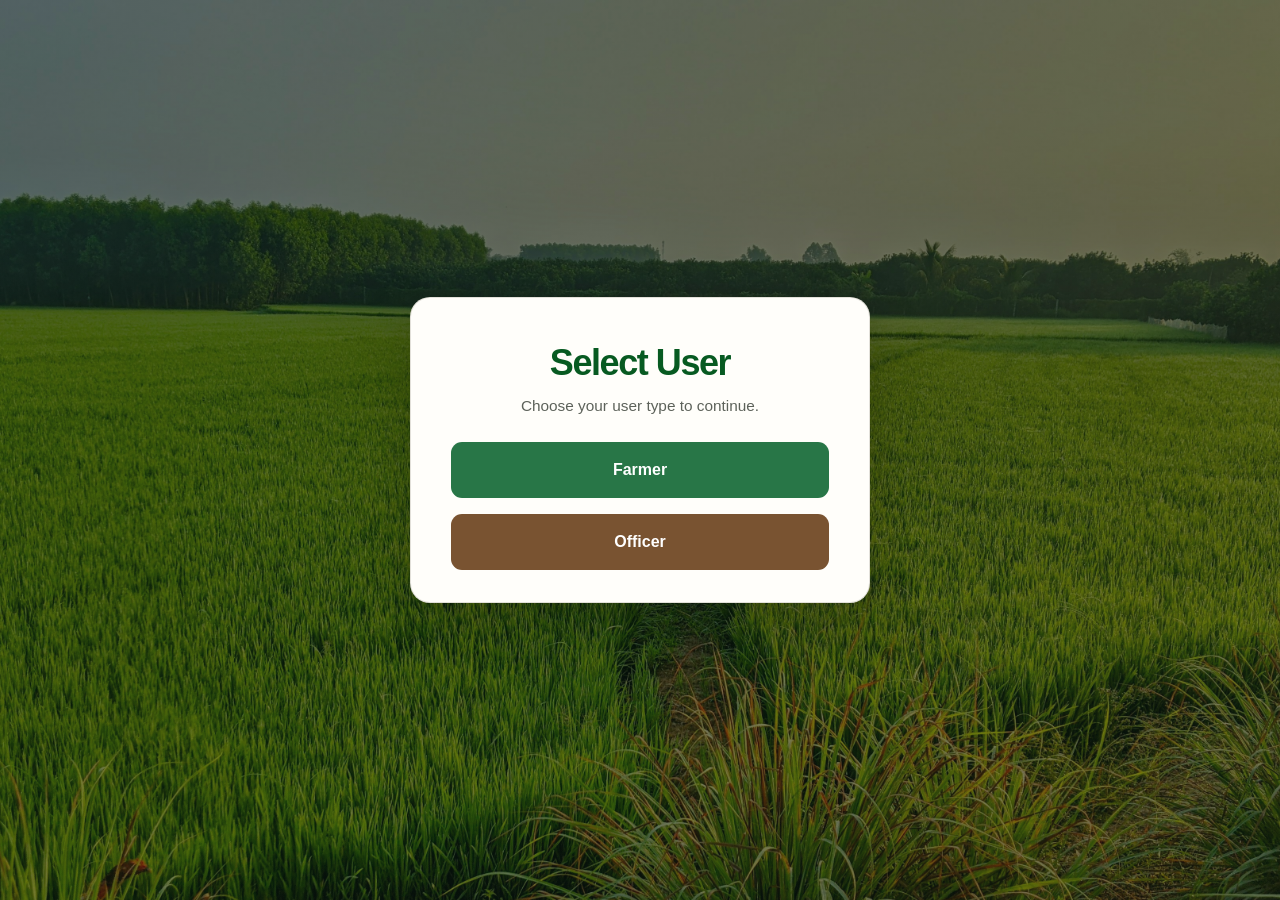
<file: frontend/farmer_dashboard.html>
<!doctype html>
<html lang="en">
  <head>
    <meta charset="utf-8">
    <meta name="viewport" content="width=device-width, initial-scale=1">
    <meta name="theme-color" content="#174a2e">
    <title>Farmer Dashboard | Farm Portal</title>
    <link rel="stylesheet" href="./styles.css">
    <script src="./app.js" defer></script>
  </head>
  <body>
    <main class="page dashboard-page">
      <div class="dashboard" data-farmer-dashboard>
        <!-- Header -->
        <header class="dashboard-header">
          <div>
            <p class="eyebrow">Agriculture Management Portal</p>
            <h1>Farmer Dashboard</h1>
            <p class="description">
              Welcome, <strong data-farmer-name>Farmer</strong> | Gram Panchayath: <span data-farmer-panchayath>—</span>
            </p>
          </div>
          <button class="logout-button" type="button" data-logout>Log out</button>
        </header>

        <!-- KPI Financial & Cultivation Summary Counters -->
        <div class="stat-grid">
          <div class="stat-card">
            <span class="stat-label">Registered Farms</span>
            <span class="stat-value" id="stat-farmer-farms">0</span>
          </div>
          <div class="stat-card">
            <span class="stat-label">Active Crop Cycles</span>
            <span class="stat-value" id="stat-farmer-crops">0</span>
          </div>
          <div class="stat-card">
            <span class="stat-label">Total Expenses (Cost)</span>
            <span class="stat-value stat-value--negative" id="stat-farmer-expenses">₹0</span>
          </div>
          <div class="stat-card">
            <span class="stat-label">Harvest Sales (Revenue)</span>
            <span class="stat-value stat-value--positive" id="stat-farmer-income">₹0</span>
          </div>
          <div class="stat-card">
            <span class="stat-label">Approved Subsidies (Disbursed)</span>
            <span class="stat-value stat-value--positive" id="stat-farmer-subsidies">₹0</span>
          </div>
          <div class="stat-card">
            <span class="stat-label">Net Balance / Profit</span>
            <span class="stat-value" id="stat-farmer-profit">₹0</span>
          </div>
        </div>

        <!-- Quick Jump Navigation Pills -->
        <nav class="nav-pills" aria-label="Dashboard sections">
          <a class="nav-pill" href="#section-farms">🌾 Farms</a>
          <a class="nav-pill" href="#section-crops">🌱 Crops</a>
          <a class="nav-pill" href="#section-expenses">💰 Expenses</a>
          <a class="nav-pill" href="#section-income">💵 Harvest Sales</a>
          <a class="nav-pill" href="#section-fertilizers">🧪 Fertilizers</a>
          <a class="nav-pill" href="#section-labour">👷 Labour</a>
          <a class="nav-pill" href="#section-subsidies">🏛️ Subsidies</a>
          <a class="nav-pill" href="#section-profile">👤 Profile</a>
        </nav>

        <p class="dashboard-status" aria-live="polite"></p>

        <!-- =========================================================
             1. FARMS TABLE (Farms)
             ========================================================= -->
        <section class="dashboard-card" id="section-farms" aria-labelledby="farms-title">
          <div class="dashboard-card-header">
            <div>
              <h2 id="farms-title">1. Agricultural Farms (Farms)</h2>
              <p class="card-description">Land plots, acreage, soil classification, and irrigation systems.</p>
            </div>
            <button class="btn-sm btn-secondary" type="button" data-toggle-form="add-farm-form">+ Register New Farm</button>
          </div>

          <!-- Add Farm Form -->
          <form class="form-card" id="add-farm-form" hidden>
            <h3>Register New Farm Land Plot</h3>
            <div class="form-grid-3">
              <label class="form-field">
                Farm Name
                <input type="text" name="farm_name" placeholder="e.g. Green Valley Plot" required>
              </label>
              <label class="form-field">
                Location / Village
                <input type="text" name="location" placeholder="e.g. Vadakkethara, Alathur" required>
              </label>
              <label class="form-field">
                Area (in Acres)
                <input type="number" step="0.01" min="0.05" name="area_acres" placeholder="e.g. 3.50" required>
              </label>
              <label class="form-field">
                Soil Type
                <select class="form-select" name="soil_type">
                  <option value="Clay Loam">Clay Loam</option>
                  <option value="Alluvial">Alluvial</option>
                  <option value="Laterite">Laterite</option>
                  <option value="Sandy Loam">Sandy Loam</option>
                  <option value="Red Soil">Red Soil</option>
                </select>
              </label>
              <label class="form-field">
                Irrigation System
                <select class="form-select" name="irrigation_type">
                  <option value="Canal Irrigation">Canal Irrigation</option>
                  <option value="Borewell & Pump">Borewell & Pump</option>
                  <option value="Drip Irrigation">Drip Irrigation</option>
                  <option value="Sprinkler Irrigation">Sprinkler Irrigation</option>
                  <option value="Rainfed">Rainfed</option>
                </select>
              </label>
            </div>
            <div class="form-actions">
              <button class="btn-sm btn-primary" type="submit">Save Farm Plot</button>
              <button class="btn-sm btn-ghost" type="button" data-cancel-form="add-farm-form">Cancel</button>
            </div>
          </form>

          <!-- Farms Table -->
          <div class="table-scroll">
            <table class="data-table">
              <thead>
                <tr>
                  <th scope="col">Farm ID</th>
                  <th scope="col">Farm Name</th>
                  <th scope="col">Location</th>
                  <th scope="col">Area (Acres)</th>
                  <th scope="col">Soil Type</th>
                  <th scope="col">Irrigation Type</th>
                  <th scope="col">Actions</th>
                </tr>
              </thead>
              <tbody id="farmer-farms-body">
                <tr><td class="table-empty" colspan="7">Loading farms…</td></tr>
              </tbody>
            </table>
          </div>
        </section>

        <!-- =========================================================
             2. CROP PLANTINGS TABLE (Farm_Crops & Crops)
             ========================================================= -->
        <section class="dashboard-card" id="section-crops" aria-labelledby="crops-title">
          <div class="dashboard-card-header">
            <div>
              <h2 id="crops-title">2. Crop Cultivation Cycles (Farm_Crops & Crops)</h2>
              <p class="card-description">Planting cycles, cultivated area, harvest windows, and growth status.</p>
            </div>
            <button class="btn-sm btn-secondary" type="button" data-toggle-form="add-crop-form">+ Plant New Crop</button>
          </div>

          <!-- Plant Crop Form -->
          <form class="form-card" id="add-crop-form" hidden>
            <h3>Plant New Crop on Farm</h3>
            <div class="form-grid-4">
              <label class="form-field">
                Target Farm
                <select class="form-select" name="farm_id" required id="select-crop-farm">
                  <option value="">Select a farm…</option>
                </select>
              </label>
              <label class="form-field">
                Crop Variety (Rice & Wheat Only)
                <select class="form-select" name="crop_id" required id="select-crop-type">
                  <option value="">Select crop (Rice or Wheat)…</option>
                </select>
              </label>
              <label class="form-field">
                Agricultural Season
                <select class="form-select" name="season">
                  <option value="Kharif">Kharif (Monsoon)</option>
                  <option value="Rabi">Rabi (Winter)</option>
                  <option value="Mundakan">Mundakan (Autumn/Winter)</option>
                  <option value="Virippu">Virippu (Autumn)</option>
                  <option value="Puncha">Puncha (Summer)</option>
                </select>
              </label>
              <label class="form-field">
                Cultivated Area (Acres)
                <input type="number" step="0.01" min="0.05" name="cultivated_area_acres" placeholder="e.g. 2.0" required>
              </label>
              <label class="form-field">
                Planting Date
                <input type="date" name="planting_date" required>
              </label>
              <label class="form-field">
                Expected Harvest Date
                <input type="date" name="expected_harvest_date">
              </label>
              <label class="form-field">
                Status
                <select class="form-select" name="status">
                  <option value="GROWING">GROWING</option>
                  <option value="PLANNED">PLANNED</option>
                  <option value="HARVESTED">HARVESTED</option>
                  <option value="FAILED">FAILED</option>
                </select>
              </label>
            </div>
            <div class="form-actions">
              <button class="btn-sm btn-primary" type="submit">Plant Crop Cycle</button>
              <button class="btn-sm btn-ghost" type="button" data-cancel-form="add-crop-form">Cancel</button>
            </div>
          </form>

          <!-- Crops Table -->
          <div class="table-scroll">
            <table class="data-table">
              <thead>
                <tr>
                  <th scope="col">Cycle ID</th>
                  <th scope="col">Crop Name</th>
                  <th scope="col">Farm</th>
                  <th scope="col">Season</th>
                  <th scope="col">Cultivated Area</th>
                  <th scope="col">Planting Date</th>
                  <th scope="col">Expected Harvest</th>
                  <th scope="col">Status</th>
                  <th scope="col">Actions</th>
                </tr>
              </thead>
              <tbody id="farmer-crops-body">
                <tr><td class="table-empty" colspan="9">Loading crop cultivation cycles…</td></tr>
              </tbody>
            </table>
          </div>
        </section>

        <!-- =========================================================
             3. EXPENSES TABLE (Expenses, Rental_Types, Energy_Types)
             ========================================================= -->
        <section class="dashboard-card" id="section-expenses" aria-labelledby="expenses-title">
          <div class="dashboard-card-header">
            <div>
              <h2 id="expenses-title">3. Farm Expenses & Machinery Rentals (Expenses, Rental_Types, Energy_Types)</h2>
              <p class="card-description">Track operational costs including seeds, machinery rentals, and energy.</p>
            </div>
            <button class="btn-sm btn-secondary" type="button" data-toggle-form="add-expense-form">+ Record Expense</button>
          </div>

          <!-- Add Expense Form -->
          <form class="form-card" id="add-expense-form" hidden>
            <h3>Record Farm Expense</h3>
            <div class="form-grid-3">
              <label class="form-field">
                Farm
                <select class="form-select" name="farm_id" required id="select-expense-farm">
                  <option value="">Select a farm…</option>
                </select>
              </label>
              <label class="form-field">
                Linked Crop Cycle (Optional)
                <select class="form-select" name="farm_crop_id" id="select-expense-crop">
                  <option value="">None (General Farm Expense)</option>
                </select>
              </label>
              <label class="form-field">
                Expense Category
                <select class="form-select" name="expense_category" required>
                  <option value="SEEDS">SEEDS</option>
                  <option value="RENTAL">RENTAL (Machinery Hire)</option>
                  <option value="ENERGY">ENERGY (Fuel / Electricity)</option>
                  <option value="IRRIGATION">IRRIGATION</option>
                  <option value="TRANSPORT">TRANSPORT</option>
                  <option value="OTHER">OTHER</option>
                </select>
              </label>
              <label class="form-field">
                Rental Machinery (Rental_Types Table)
                <select class="form-select" name="rental_id" id="select-expense-rental">
                  <option value="">None</option>
                </select>
              </label>
              <label class="form-field">
                Energy Source (Energy_Types Table)
                <select class="form-select" name="energy_id" id="select-expense-energy">
                  <option value="">None</option>
                </select>
              </label>
              <label class="form-field">
                Amount (₹)
                <input type="number" step="0.01" min="1" name="amount" placeholder="e.g. 2500" required>
              </label>
              <label class="form-field">
                Expense Date
                <input type="date" name="expense_date" required>
              </label>
              <label class="form-field" style="grid-column: span 2;">
                Description / Details
                <input type="text" name="description" placeholder="e.g. Tractor ploughing 3 hours" required>
              </label>
            </div>
            <div class="form-actions">
              <button class="btn-sm btn-primary" type="submit">Record Expense</button>
              <button class="btn-sm btn-ghost" type="button" data-cancel-form="add-expense-form">Cancel</button>
            </div>
          </form>

          <!-- Expenses Table -->
          <div class="table-scroll">
            <table class="data-table">
              <thead>
                <tr>
                  <th scope="col">Date</th>
                  <th scope="col">Farm / Crop</th>
                  <th scope="col">Category</th>
                  <th scope="col">Equipment / Energy</th>
                  <th scope="col">Amount (₹)</th>
                  <th scope="col">Description</th>
                  <th scope="col">Actions</th>
                </tr>
              </thead>
              <tbody id="farmer-expenses-body">
                <tr><td class="table-empty" colspan="7">Loading expenses…</td></tr>
              </tbody>
            </table>
          </div>
        </section>

        <!-- =========================================================
             4. INCOME TABLE (Income)
             ========================================================= -->
        <section class="dashboard-card" id="section-income" aria-labelledby="income-title">
          <div class="dashboard-card-header">
            <div>
              <h2 id="income-title">4. Harvest Sales & Revenue (Income)</h2>
              <p class="card-description">Log produce sales, market buyers, and crop revenue.</p>
            </div>
            <button class="btn-sm btn-secondary" type="button" data-toggle-form="add-income-form">+ Record Produce Sale</button>
          </div>

          <!-- Add Income Form -->
          <form class="form-card" id="add-income-form" hidden>
            <h3>Record Harvest Sale / Revenue</h3>
            <div class="form-grid-3">
              <label class="form-field">
                Harvested Crop Cycle
                <select class="form-select" name="farm_crop_id" required id="select-income-crop">
                  <option value="">Select a crop cycle…</option>
                </select>
              </label>
              <label class="form-field">
                Sale Date
                <input type="date" name="sale_date" required>
              </label>
              <label class="form-field">
                Buyer / Market Name
                <input type="text" name="buyer_name" placeholder="e.g. SUPPLYCO / Local Market" required>
              </label>
              <label class="form-field">
                Quantity Sold
                <input type="number" step="0.01" min="0.1" name="quantity_sold" id="income-qty" placeholder="e.g. 500" required>
              </label>
              <label class="form-field">
                Unit of Measurement
                <select class="form-select" name="unit">
                  <option value="kg">kg</option>
                  <option value="quintal">quintal (100 kg)</option>
                  <option value="ton">ton</option>
                  <option value="bunches">bunches</option>
                </select>
              </label>
              <label class="form-field">
                Price per Unit (₹)
                <input type="number" step="0.01" min="0.1" name="price_per_unit" id="income-price" placeholder="e.g. 28.50" required>
              </label>
              <label class="form-field">
                Total Revenue (₹)
                <input type="number" step="0.01" name="total_income" id="income-total" placeholder="Calculated automatically" readonly>
              </label>
            </div>
            <div class="form-actions">
              <button class="btn-sm btn-primary" type="submit">Save Income Record</button>
              <button class="btn-sm btn-ghost" type="button" data-cancel-form="add-income-form">Cancel</button>
            </div>
          </form>

          <!-- Income Table -->
          <div class="table-scroll">
            <table class="data-table">
              <thead>
                <tr>
                  <th scope="col">Sale Date</th>
                  <th scope="col">Crop Produced</th>
                  <th scope="col">Farm</th>
                  <th scope="col">Quantity Sold</th>
                  <th scope="col">Price / Unit</th>
                  <th scope="col">Total Income (₹)</th>
                  <th scope="col">Buyer</th>
                  <th scope="col">Actions</th>
                </tr>
              </thead>
              <tbody id="farmer-income-body">
                <tr><td class="table-empty" colspan="8">Loading harvest income records…</td></tr>
              </tbody>
            </table>
          </div>
        </section>

        <!-- =========================================================
             5. FERTILIZER APPLICATION TABLE (Farm_Crop_Fertilizer & Fertilizers)
             ========================================================= -->
        <section class="dashboard-card" id="section-fertilizers" aria-labelledby="fert-title">
          <div class="dashboard-card-header">
            <div>
              <h2 id="fert-title">5. Fertilizer Applications (Farm_Crop_Fertilizer & Fertilizers)</h2>
              <p class="card-description">Chemical and organic nutrients applied to crops and application costs.</p>
            </div>
            <button class="btn-sm btn-secondary" type="button" data-toggle-form="add-fertilizer-form">+ Log Fertilizer Application</button>
          </div>

          <!-- Add Fertilizer Form -->
          <form class="form-card" id="add-fertilizer-form" hidden>
            <h3>Log Fertilizer Application</h3>
            <div class="form-grid-3">
              <label class="form-field">
                Crop Cycle
                <select class="form-select" name="farm_crop_id" required id="select-fert-crop">
                  <option value="">Select a crop cycle…</option>
                </select>
              </label>
              <label class="form-field">
                Fertilizer (Fertilizers Table)
                <select class="form-select" name="fertilizer_id" required id="select-fert-type">
                  <option value="">Select a fertilizer…</option>
                </select>
              </label>
              <label class="form-field">
                Application Date
                <input type="date" name="application_date" required>
              </label>
              <label class="form-field">
                Quantity (kg/L)
                <input type="number" step="0.01" min="0.1" name="quantity" placeholder="e.g. 50" required>
              </label>
              <label class="form-field">
                Total Nutrient Cost (₹)
                <input type="number" step="0.01" min="0" name="total_cost" placeholder="e.g. 1200" required>
              </label>
            </div>
            <div class="form-actions">
              <button class="btn-sm btn-primary" type="submit">Log Fertilizer</button>
              <button class="btn-sm btn-ghost" type="button" data-cancel-form="add-fertilizer-form">Cancel</button>
            </div>
          </form>

          <!-- Fertilizer Table -->
          <div class="table-scroll">
            <table class="data-table">
              <thead>
                <tr>
                  <th scope="col">Application Date</th>
                  <th scope="col">Crop</th>
                  <th scope="col">Farm</th>
                  <th scope="col">Fertilizer Name</th>
                  <th scope="col">Type</th>
                  <th scope="col">Quantity</th>
                  <th scope="col">Total Cost (₹)</th>
                  <th scope="col">Actions</th>
                </tr>
              </thead>
              <tbody id="farmer-fert-body">
                <tr><td class="table-empty" colspan="8">Loading fertilizer application logs…</td></tr>
              </tbody>
            </table>
          </div>
        </section>

        <!-- =========================================================
             6. LABOUR USAGE TABLE (Farm_Crop_Labour & Labour_Types)
             ========================================================= -->
        <section class="dashboard-card" id="section-labour" aria-labelledby="labour-title">
          <div class="dashboard-card-header">
            <div>
              <h2 id="labour-title">6. Farm Labour & Field Operations (Farm_Crop_Labour & Labour_Types)</h2>
              <p class="card-description">Track workers, work days, and wage expenses for agricultural tasks.</p>
            </div>
            <button class="btn-sm btn-secondary" type="button" data-toggle-form="add-labour-form">+ Log Labour Work</button>
          </div>

          <!-- Add Labour Form -->
          <form class="form-card" id="add-labour-form" hidden>
            <h3>Log Farm Labour Operation</h3>
            <div class="form-grid-3">
              <label class="form-field">
                Crop Cycle
                <select class="form-select" name="farm_crop_id" required id="select-labour-crop">
                  <option value="">Select a crop cycle…</option>
                </select>
              </label>
              <label class="form-field">
                Labour Activity (Labour_Types Table)
                <select class="form-select" name="labour_id" required id="select-labour-type">
                  <option value="">Select labour type…</option>
                </select>
              </label>
              <label class="form-field">
                Work Date
                <input type="date" name="work_date" required>
              </label>
              <label class="form-field">
                Worker Count
                <input type="number" min="1" name="worker_count" id="labour-workers" value="1" required>
              </label>
              <label class="form-field">
                Days Worked
                <input type="number" step="0.5" min="0.5" name="days_worked" id="labour-days" value="1.0" required>
              </label>
              <label class="form-field">
                Total Labour Cost (₹)
                <input type="number" step="0.01" min="0" name="total_cost" id="labour-cost" placeholder="Calculated from rate" required>
              </label>
            </div>
            <div class="form-actions">
              <button class="btn-sm btn-primary" type="submit">Log Labour Operation</button>
              <button class="btn-sm btn-ghost" type="button" data-cancel-form="add-labour-form">Cancel</button>
            </div>
          </form>

          <!-- Labour Table -->
          <div class="table-scroll">
            <table class="data-table">
              <thead>
                <tr>
                  <th scope="col">Work Date</th>
                  <th scope="col">Crop</th>
                  <th scope="col">Farm</th>
                  <th scope="col">Labour Activity</th>
                  <th scope="col">Workers</th>
                  <th scope="col">Days Worked</th>
                  <th scope="col">Total Wage Cost (₹)</th>
                  <th scope="col">Actions</th>
                </tr>
              </thead>
              <tbody id="farmer-labour-body">
                <tr><td class="table-empty" colspan="8">Loading labour logs…</td></tr>
              </tbody>
            </table>
          </div>
        </section>

        <!-- =========================================================
             7. GOVERNMENT SUBSIDIES TABLE (Subsidies & Farmer_Subsidies)
             ========================================================= -->
        <section class="dashboard-card" id="section-subsidies" aria-labelledby="subsidies-title">
          <div class="dashboard-card-header">
            <div>
              <h2 id="subsidies-title">7. Government Schemes & Subsidies (Subsidies & Farmer_Subsidies)</h2>
              <p class="card-description">State assistance schemes, application tracking, and approved grants.</p>
              <p class="card-description" style="margin-top: 6px; color: #176532; font-weight: 600;">
                ℹ️ Official Policy: Subsidies remain in "Pending Approval" (₹0 disbursed) until verified and approved by the Agricultural Officer.
              </p>
            </div>
            <button class="btn-sm btn-secondary" type="button" data-toggle-form="apply-subsidy-form">+ Apply for Scheme</button>
          </div>

          <!-- Apply Subsidy Form -->
          <form class="form-card" id="apply-subsidy-form" hidden>
            <h3>Apply for State Agriculture Scheme</h3>
            <div class="form-grid-3">
              <label class="form-field">
                Government Scheme (Subsidies Table)
                <select class="form-select" name="subsidy_id" required id="select-subsidy-type">
                  <option value="">Select a scheme…</option>
                </select>
              </label>
              <label class="form-field">
                Target Farm Plot (Gram Panchayath)
                <select class="form-select" name="farm_id" id="select-subsidy-farm">
                  <option value="">Select your farm plot…</option>
                </select>
              </label>
              <label class="form-field">
                Application Date
                <input type="date" name="application_date" required>
              </label>
              <label class="form-field" style="grid-column: span 3;">
                Remarks / Land Eligibility Note
                <input type="text" name="remarks" id="subsidy-remarks-input" placeholder="e.g. Registered paddy cultivator holding 3.5 acres" required>
              </label>
            </div>
            <div class="form-actions">
              <button class="btn-sm btn-primary" type="submit">Submit Application to Krishi Bhavan</button>
              <button class="btn-sm btn-ghost" type="button" data-cancel-form="apply-subsidy-form">Cancel</button>
            </div>
          </form>

          <!-- Subsidies Table -->
          <div class="table-scroll">
            <table class="data-table">
              <thead>
                <tr>
                  <th scope="col">Scheme Name</th>
                  <th scope="col">Application Date</th>
                  <th scope="col">Eligible Amount</th>
                  <th scope="col">Status</th>
                  <th scope="col">Approved Grant</th>
                  <th scope="col">Reviewing Officer</th>
                  <th scope="col">Remarks</th>
                  <th scope="col">Actions</th>
                </tr>
              </thead>
              <tbody id="farmer-subsidies-body">
                <tr><td class="table-empty" colspan="8">Loading subsidy applications…</td></tr>
              </tbody>
            </table>
          </div>
        </section>

        <!-- =========================================================
             8. PROFILE DETAILS CARD (Users & Farmers)
             ========================================================= -->
        <section class="dashboard-card" id="section-profile" aria-labelledby="profile-title">
          <div class="dashboard-card-header">
            <div>
              <h2 id="profile-title">8. Farmer Profile Record (Users & Farmers)</h2>
              <p class="card-description">Verified registration data from the Department of Agriculture.</p>
            </div>
            <div style="display: flex; gap: 10px; align-items: center;">
              <span class="status-badge badge--active">Active Farmer</span>
              <button class="btn-sm btn-secondary" type="button" id="edit-profile-btn">✏️ Edit Profile</button>
            </div>
          </div>
          <dl class="profile-details">
            <div><dt>Full Name</dt><dd data-farmer-fullname>—</dd></div>
            <div><dt>Email Address</dt><dd data-farmer-email>—</dd></div>
            <div><dt>Phone Number</dt><dd data-farmer-phone>—</dd></div>
            <div><dt>Governing Gram Panchayath</dt><dd data-farmer-panchayath>—</dd></div>
            <div class="profile-details--full"><dt>Residential Address</dt><dd data-farmer-address>—</dd></div>
          </dl>
        </section>

        <!-- =========================================================
             GENERIC RECORD EDIT MODAL
             ========================================================= -->
        <div id="edit-modal" class="modal-overlay" style="display: none;">
          <div class="modal-card">
            <div class="modal-header">
              <h3 id="edit-modal-title">Edit Record</h3>
              <button type="button" class="btn-sm btn-ghost" id="edit-modal-close" style="padding: 4px 8px;">✖</button>
            </div>
            <form id="edit-modal-form">
              <div id="edit-modal-fields" class="form-grid-2">
                <!-- Dynamically injected fields -->
              </div>
              <div class="form-actions" style="margin-top: 20px;">
                <button class="btn-sm btn-primary" type="submit" id="edit-modal-submit">Save Changes</button>
                <button class="btn-sm btn-ghost" type="button" id="edit-modal-cancel">Cancel</button>
              </div>
            </form>
          </div>
        </div>
      </div>
    </main>
  </body>
</html>
</file>
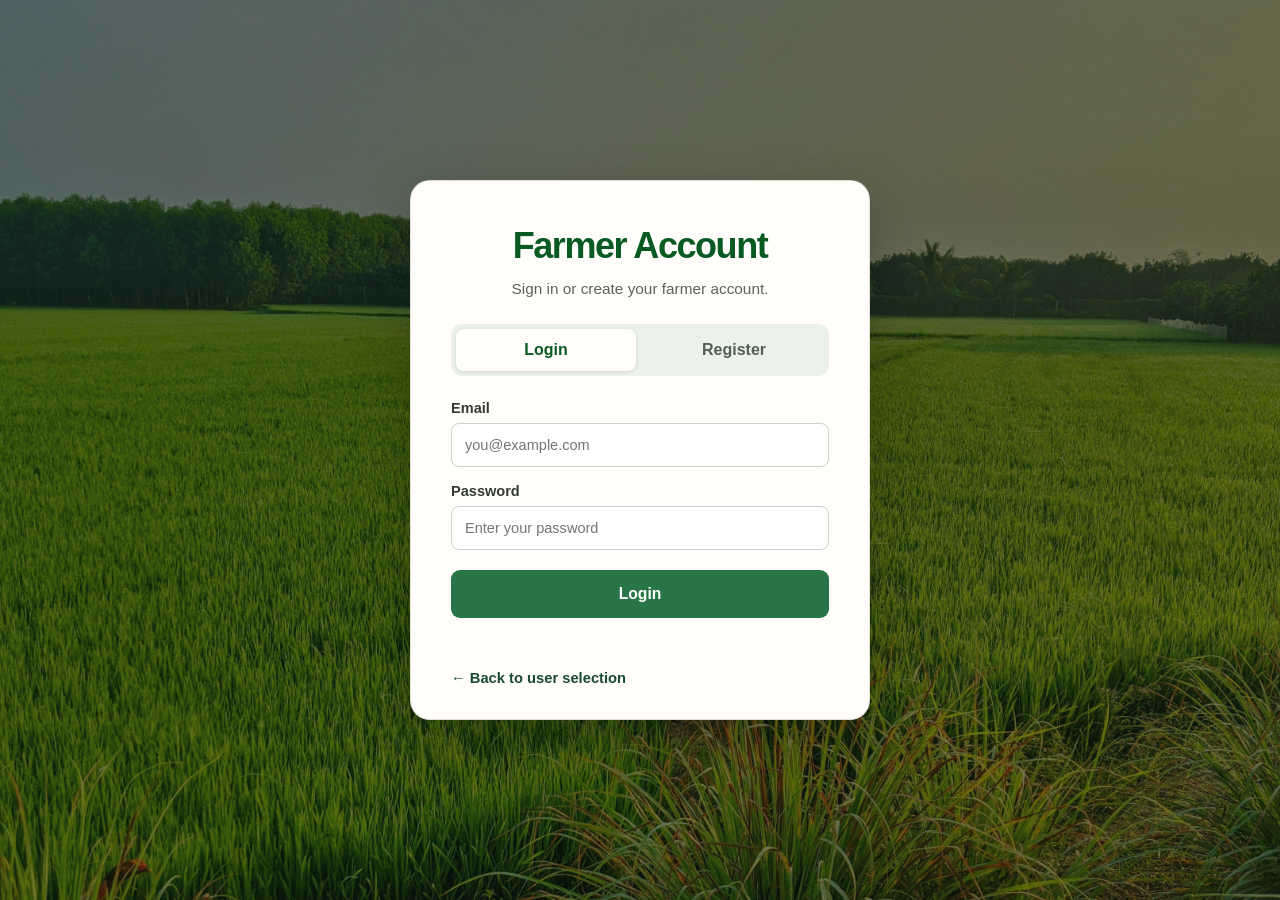
<file: frontend/farmer_login.html>
<!doctype html>
<html lang="en">
  <head>
    <meta charset="utf-8">
    <meta name="viewport" content="width=device-width, initial-scale=1">
    <meta name="theme-color" content="#174a2e">
    <title>Farmer Login | Farm Portal</title>
    <link rel="stylesheet" href="./styles.css">
    <script src="./app.js" defer></script>
  </head>
  <body>
    <main class="page">
      <section class="user-selector auth-selector" aria-labelledby="page-title" data-auth-page data-role="FARMER">
        <h1 id="page-title">Farmer Account</h1>
        <p class="description">Sign in or create your farmer account.</p>

        <div class="auth-tabs" role="group" aria-label="Account option">
          <button class="auth-tab" type="button" data-auth-mode="login" aria-pressed="true">Login</button>
          <button class="auth-tab" type="button" data-auth-mode="register" aria-pressed="false">Register</button>
        </div>

        <form class="auth-form" data-auth-form="login">
          <label class="form-field">
            Email
            <input type="email" name="email" autocomplete="email" placeholder="you@example.com" required>
          </label>
          <label class="form-field">
            Password
            <input type="password" name="password" autocomplete="current-password" placeholder="Enter your password" required>
          </label>
          <button class="auth-submit" type="submit">Login</button>
        </form>

        <form class="auth-form" data-auth-form="register" hidden>
          <label class="form-field">
            Email
            <input type="email" name="email" autocomplete="email" placeholder="you@example.com" required>
          </label>
          <label class="form-field">
            Password
            <input type="password" name="password" autocomplete="new-password" minlength="8" placeholder="At least 8 characters" required>
          </label>
          <button class="auth-submit" type="submit">Create farmer account</button>
        </form>

        <p class="auth-status" aria-live="polite"></p>
        <a class="back-link" href="./index.html">← Back to user selection</a>
      </section>
    </main>
  </body>
</html>
</file>
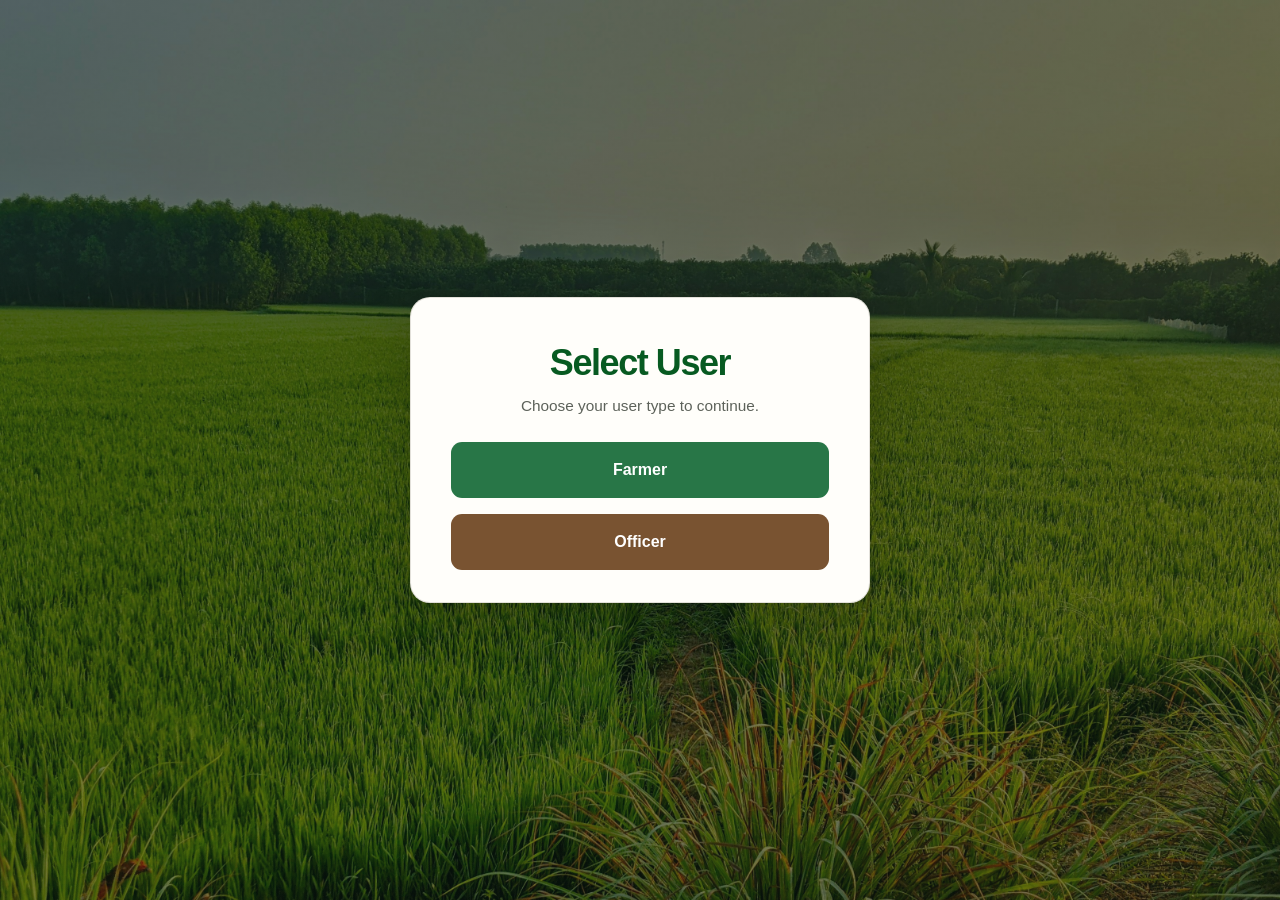
<file: frontend/officer_dashboard.html>
<!doctype html>
<html lang="en">
  <head>
    <meta charset="utf-8">
    <meta name="viewport" content="width=device-width, initial-scale=1">
    <meta name="theme-color" content="#174a2e">
    <title>Officer Dashboard | Farm Portal</title>
    <link rel="stylesheet" href="./styles.css">
    <script src="./app.js" defer></script>
  </head>
  <body>
    <main class="page dashboard-page">
      <div class="dashboard" data-officer-dashboard>
        <!-- Header -->
        <header class="dashboard-header">
          <div>
            <p class="eyebrow">Agriculture Department Administration</p>
            <h1>Officer Dashboard</h1>
            <p class="description">
              Welcome, <strong data-officer-name>Officer</strong> (<span data-officer-designation>Agricultural Officer</span>)
              &nbsp;|&nbsp; Office: <span data-officer-office>Assigned Office</span>
              &nbsp;|&nbsp; Panchayath: <span data-officer-panchayath>Assigned Panchayath</span>
            </p>
          </div>
          <div style="display: flex; gap: 10px; align-items: center;">
            <button class="btn-sm btn-secondary" type="button" id="edit-officer-profile-btn" style="color: #fff; border-color: rgba(255,255,255,0.6);">✏️ Edit Profile</button>
            <button class="logout-button" type="button" data-logout>Log out</button>
          </div>
        </header>

        <!-- Stats Overview Cards -->
        <div class="stat-grid">
          <div class="stat-card">
            <span class="stat-label">Jurisdiction Office</span>
            <span class="stat-value" data-stat-office>—</span>
          </div>
          <div class="stat-card">
            <span class="stat-label">Assigned Panchayath</span>
            <span class="stat-value" data-stat-panchayath style="font-size: 1.1rem;">—</span>
          </div>
          <div class="stat-card">
            <span class="stat-label">Governed Panchayaths</span>
            <span class="stat-value" id="stat-panchayaths-count">0</span>
          </div>
          <div class="stat-card">
            <span class="stat-label">Registered Farmers</span>
            <span class="stat-value" id="stat-farmers-count">0</span>
          </div>
          <div class="stat-card">
            <span class="stat-label">Total Farm Plots</span>
            <span class="stat-value" id="stat-farms-count">0</span>
          </div>
          <div class="stat-card">
            <span class="stat-label">Pending Subsidies</span>
            <span class="stat-value stat-value--positive" id="stat-pending-subsidies">0</span>
          </div>
        </div>

        <!-- Quick Jump Navigation Tabs / Pills -->
        <nav class="nav-pills" id="officer-nav-pills" aria-label="Dashboard sections">
          <a class="nav-pill is-active" href="#section-directory">👨‍🌾 Farmers Directory</a>
          <a class="nav-pill" href="#section-all-farms">🌾 Jurisdiction Farms</a>
          <a class="nav-pill" href="#section-all-crops">🌱 Cultivated Crops</a>
          <a class="nav-pill" href="#section-all-expenses">💸 Expenses Log</a>
          <a class="nav-pill" href="#section-all-income">💰 Harvest Sales</a>
          <a class="nav-pill" href="#section-all-fertilizers">🧪 Fertilizer Logs</a>
          <a class="nav-pill" href="#section-all-labour">👷 Labour Deployments</a>
          <a class="nav-pill" href="#section-subsidies-review">🏛️ Subsidy Review Desk</a>
          <a class="nav-pill" href="#section-master-catalogs">📚 Master Catalogs</a>
        </nav>

        <p class="dashboard-status" aria-live="polite"></p>

        <!-- =========================================================
             1. JURISDICTIONAL FARMER DIRECTORY (Officer_Farmer_Directory)
             ========================================================= -->
        <section class="dashboard-card" id="section-directory" aria-labelledby="directory-title">
          <div class="dashboard-card-header">
            <div>
              <h2 id="directory-title">1. Jurisdictional Farmer Directory (Users & Farmers)</h2>
              <p class="card-description">Farmers registered under your governing Gram Panchayaths or Statewide.</p>
            </div>
            <div class="filter-group">
              <label class="filter-field" for="office-filter">
                Filter Agriculture Office
                <select class="form-select" id="office-filter">
                  <!-- Populated dynamically -->
                </select>
              </label>
              <label class="filter-field" for="panchayath-filter">
                Filter Gram Panchayath
                <select class="form-select" id="panchayath-filter">
                  <option value="">All Gram Panchayaths</option>
                </select>
              </label>
            </div>
          </div>

          <div class="table-scroll">
            <table class="data-table">
              <thead>
                <tr>
                  <th scope="col">Farmer Name</th>
                  <th scope="col">Contact</th>
                  <th scope="col">Office / Panchayath</th>
                  <th scope="col">Registered Farms & Acreage</th>
                  <th scope="col">Cultivated Crops</th>
                  <th scope="col">Action</th>
                </tr>
              </thead>
              <tbody id="farmer-directory">
                <tr><td class="table-empty" colspan="6">Loading farmer directory…</td></tr>
              </tbody>
            </table>
          </div>

          <!-- Comprehensive Farmer Inspection Panel -->
          <div id="farmer-inspection-panel" class="inspection-panel" style="display: none;">
            <div class="inspection-header">
              <div>
                <span class="status-badge badge--active">Detailed Farmer Record</span>
                <h3 id="inspect-farmer-name">Farmer Inspection Details</h3>
                <p id="inspect-farmer-meta" class="card-description"></p>
              </div>
              <button type="button" class="btn-sm btn-ghost" id="close-inspection-btn">✖ Close Inspection</button>
            </div>

            <!-- Switchable Inspection Tabs -->
            <nav class="sub-nav-tabs" id="inspect-sub-tabs" aria-label="Farmer Inspection Tabs">
              <button class="sub-tab-btn is-active" type="button" data-inspect-tab="farms">🌱 Farms (<span id="inspect-farms-count">0</span>)</button>
              <button class="sub-tab-btn" type="button" data-inspect-tab="crops">🌾 Crops (<span id="inspect-crops-count">0</span>)</button>
              <button class="sub-tab-btn" type="button" data-inspect-tab="expenses">💸 Expenses (<span id="inspect-expenses-count">0</span>)</button>
              <button class="sub-tab-btn" type="button" data-inspect-tab="income">💰 Harvest Sales (<span id="inspect-income-count">0</span>)</button>
              <button class="sub-tab-btn" type="button" data-inspect-tab="fert">🧪 Fertilizers (<span id="inspect-fert-count">0</span>)</button>
              <button class="sub-tab-btn" type="button" data-inspect-tab="labour">👷 Labour (<span id="inspect-labour-count">0</span>)</button>
              <button class="sub-tab-btn" type="button" data-inspect-tab="subsidies">🏛️ Subsidies (<span id="inspect-subsidies-count">0</span>)</button>
              <button class="sub-tab-btn" type="button" data-inspect-tab="all">📑 View All</button>
            </nav>

            <div class="inspection-grid">
              <!-- 1. Farms -->
              <div class="sub-table-card" data-inspect-panel="farms">
                <h4>🌱 Registered Farms (<span id="inspect-farms-count-header">0</span>)</h4>
                <div class="table-scroll">
                  <table class="data-table data-table--compact">
                    <thead>
                      <tr>
                        <th>Farm Name</th>
                        <th>Location</th>
                        <th>Area (Acres)</th>
                        <th>Soil Type</th>
                        <th>Irrigation</th>
                      </tr>
                    </thead>
                    <tbody id="inspect-farms-tbody"></tbody>
                  </table>
                </div>
              </div>

              <!-- 2. Crops -->
              <div class="sub-table-card" data-inspect-panel="crops">
                <h4>🌾 Cultivated Crops (<span id="inspect-crops-count-header">0</span>)</h4>
                <div class="table-scroll">
                  <table class="data-table data-table--compact">
                    <thead>
                      <tr>
                        <th>Farm</th>
                        <th>Crop Name</th>
                        <th>Category</th>
                        <th>Season</th>
                        <th>Planted</th>
                        <th>Area (Acres)</th>
                        <th>Status</th>
                      </tr>
                    </thead>
                    <tbody id="inspect-crops-tbody"></tbody>
                  </table>
                </div>
              </div>

              <!-- 3. Expenses -->
              <div class="sub-table-card" data-inspect-panel="expenses">
                <h4>💸 Expenses Log (<span id="inspect-expenses-count-header">0</span>)</h4>
                <div class="table-scroll">
                  <table class="data-table data-table--compact">
                    <thead>
                      <tr>
                        <th>Farm</th>
                        <th>Category</th>
                        <th>Rental / Energy</th>
                        <th>Amount (₹)</th>
                        <th>Date</th>
                        <th>Description</th>
                      </tr>
                    </thead>
                    <tbody id="inspect-expenses-tbody"></tbody>
                  </table>
                </div>
              </div>

              <!-- 4. Harvest Sales / Income -->
              <div class="sub-table-card" data-inspect-panel="income">
                <h4>💰 Harvest Sales & Revenue (<span id="inspect-income-count-header">0</span>)</h4>
                <div class="table-scroll">
                  <table class="data-table data-table--compact">
                    <thead>
                      <tr>
                        <th>Farm / Crop</th>
                        <th>Sale Date</th>
                        <th>Quantity</th>
                        <th>Rate (₹)</th>
                        <th>Total (₹)</th>
                        <th>Buyer</th>
                      </tr>
                    </thead>
                    <tbody id="inspect-income-tbody"></tbody>
                  </table>
                </div>
              </div>

              <!-- 5. Fertilizer Logs -->
              <div class="sub-table-card" data-inspect-panel="fert">
                <h4>🧪 Fertilizer Applications (<span id="inspect-fert-count-header">0</span>)</h4>
                <div class="table-scroll">
                  <table class="data-table data-table--compact">
                    <thead>
                      <tr>
                        <th>Farm / Crop</th>
                        <th>Fertilizer</th>
                        <th>Date</th>
                        <th>Quantity</th>
                        <th>Total Cost (₹)</th>
                      </tr>
                    </thead>
                    <tbody id="inspect-fert-tbody"></tbody>
                  </table>
                </div>
              </div>

              <!-- 6. Labour Logs -->
              <div class="sub-table-card" data-inspect-panel="labour">
                <h4>👷 Labour Deployments (<span id="inspect-labour-count-header">0</span>)</h4>
                <div class="table-scroll">
                  <table class="data-table data-table--compact">
                    <thead>
                      <tr>
                        <th>Farm / Crop</th>
                        <th>Labour Activity</th>
                        <th>Date</th>
                        <th>Workers</th>
                        <th>Days</th>
                        <th>Cost (₹)</th>
                      </tr>
                    </thead>
                    <tbody id="inspect-labour-tbody"></tbody>
                  </table>
                </div>
              </div>

              <!-- 7. Subsidies -->
              <div class="sub-table-card sub-table-card--full" data-inspect-panel="subsidies">
                <h4>🏛️ Government Subsidy Applications (<span id="inspect-subsidies-count-header">0</span>)</h4>
                <div class="table-scroll">
                  <table class="data-table data-table--compact">
                    <thead>
                      <tr>
                        <th>App ID</th>
                        <th>Scheme Name</th>
                        <th>Applied Date</th>
                        <th>Status</th>
                        <th>Scheme Amount (₹)</th>
                        <th>Approved Amount (₹)</th>
                        <th>Officer Remarks</th>
                      </tr>
                    </thead>
                    <tbody id="inspect-subsidies-tbody"></tbody>
                  </table>
                </div>
              </div>
            </div>
          </div>
        </section>

        <!-- =========================================================
             2. ALL JURISDICTION FARMS (Farms Table)
             ========================================================= -->
        <section class="dashboard-card" id="section-all-farms" aria-labelledby="all-farms-title">
          <div class="dashboard-card-header">
            <div>
              <h2 id="all-farms-title">2. Jurisdiction Farm Lands (Farms Table)</h2>
              <p class="card-description">All agricultural land plots registered across your governed Gram Panchayaths.</p>
            </div>
          </div>
          <div class="table-scroll">
            <table class="data-table">
              <thead>
                <tr>
                  <th scope="col">Farm Name</th>
                  <th scope="col">Farmer Name</th>
                  <th scope="col">Location</th>
                  <th scope="col">Area (Acres)</th>
                  <th scope="col">Soil Type</th>
                  <th scope="col">Irrigation</th>
                  <th scope="col">Gram Panchayath</th>
                </tr>
              </thead>
              <tbody id="officer-farms-body">
                <tr><td class="table-empty" colspan="7">Loading registered farms…</td></tr>
              </tbody>
            </table>
          </div>
        </section>

        <!-- =========================================================
             3. ALL CROP CYCLES (Farm_Crops & Crops Tables)
             ========================================================= -->
        <section class="dashboard-card" id="section-all-crops" aria-labelledby="all-crops-title">
          <div class="dashboard-card-header">
            <div>
              <h2 id="all-crops-title">3. Cultivated Crop Cycles (Farm_Crops & Crops Tables)</h2>
              <p class="card-description">Paddy (Rice) and Wheat cultivation cycles, sowing schedules, and harvest progression.</p>
            </div>
          </div>
          <div class="table-scroll">
            <table class="data-table">
              <thead>
                <tr>
                  <th scope="col">Farmer</th>
                  <th scope="col">Farm Plot</th>
                  <th scope="col">Crop Variety</th>
                  <th scope="col">Season</th>
                  <th scope="col">Planted Date</th>
                  <th scope="col">Expected Harvest</th>
                  <th scope="col">Cultivated Area</th>
                  <th scope="col">Status</th>
                  <th scope="col">Gram Panchayath</th>
                </tr>
              </thead>
              <tbody id="officer-crops-body">
                <tr><td class="table-empty" colspan="9">Loading crop cultivation records…</td></tr>
              </tbody>
            </table>
          </div>
        </section>

        <!-- =========================================================
             4. ALL EXPENSES LOG (Expenses Table)
             ========================================================= -->
        <section class="dashboard-card" id="section-all-expenses" aria-labelledby="all-expenses-title">
          <div class="dashboard-card-header">
            <div>
              <h2 id="all-expenses-title">4. Farm Operational Expenses (Expenses Table)</h2>
              <p class="card-description">Operational expenditures including seeds, machinery rentals, and energy sources.</p>
            </div>
          </div>
          <div class="table-scroll">
            <table class="data-table">
              <thead>
                <tr>
                  <th scope="col">Date</th>
                  <th scope="col">Farmer Name</th>
                  <th scope="col">Farm / Crop</th>
                  <th scope="col">Category</th>
                  <th scope="col">Machinery / Energy</th>
                  <th scope="col">Amount (₹)</th>
                  <th scope="col">Description</th>
                  <th scope="col">Gram Panchayath</th>
                </tr>
              </thead>
              <tbody id="officer-expenses-body">
                <tr><td class="table-empty" colspan="8">Loading farm expenses…</td></tr>
              </tbody>
            </table>
          </div>
        </section>

        <!-- =========================================================
             5. ALL HARVEST SALES & INCOME (Income Table)
             ========================================================= -->
        <section class="dashboard-card" id="section-all-income" aria-labelledby="all-income-title">
          <div class="dashboard-card-header">
            <div>
              <h2 id="all-income-title">5. Harvest Produce Sales & Revenue (Income Table)</h2>
              <p class="card-description">Harvest commercialization, market sales, and revenue generated by local cultivators.</p>
            </div>
          </div>
          <div class="table-scroll">
            <table class="data-table">
              <thead>
                <tr>
                  <th scope="col">Sale Date</th>
                  <th scope="col">Farmer Name</th>
                  <th scope="col">Farm / Crop</th>
                  <th scope="col">Quantity Sold</th>
                  <th scope="col">Price / Unit</th>
                  <th scope="col">Total Income (₹)</th>
                  <th scope="col">Buyer</th>
                  <th scope="col">Gram Panchayath</th>
                </tr>
              </thead>
              <tbody id="officer-income-body">
                <tr><td class="table-empty" colspan="8">Loading harvest sales…</td></tr>
              </tbody>
            </table>
          </div>
        </section>

        <!-- =========================================================
             6. ALL FERTILIZER APPLICATIONS (Farm_Crop_Fertilizer)
             ========================================================= -->
        <section class="dashboard-card" id="section-all-fertilizers" aria-labelledby="all-fertilizers-title">
          <div class="dashboard-card-header">
            <div>
              <h2 id="all-fertilizers-title">6. Fertilizer Application Logs (Farm_Crop_Fertilizer & Fertilizers)</h2>
              <p class="card-description">Soil nutrient applications, chemical/organic fertilizers, and input expenditures.</p>
            </div>
          </div>
          <div class="table-scroll">
            <table class="data-table">
              <thead>
                <tr>
                  <th scope="col">Date</th>
                  <th scope="col">Farmer Name</th>
                  <th scope="col">Farm / Crop</th>
                  <th scope="col">Fertilizer</th>
                  <th scope="col">Type</th>
                  <th scope="col">Quantity</th>
                  <th scope="col">Total Cost (₹)</th>
                  <th scope="col">Gram Panchayath</th>
                </tr>
              </thead>
              <tbody id="officer-fert-body">
                <tr><td class="table-empty" colspan="8">Loading fertilizer application logs…</td></tr>
              </tbody>
            </table>
          </div>
        </section>

        <!-- =========================================================
             7. ALL LABOUR DEPLOYMENTS (Farm_Crop_Labour & Labour_Types)
             ========================================================= -->
        <section class="dashboard-card" id="section-all-labour" aria-labelledby="all-labour-title">
          <div class="dashboard-card-header">
            <div>
              <h2 id="all-labour-title">7. Farm Labour Activities (Farm_Crop_Labour & Labour_Types)</h2>
              <p class="card-description">Field labour operations, agricultural worker wages, and operational person-days.</p>
            </div>
          </div>
          <div class="table-scroll">
            <table class="data-table">
              <thead>
                <tr>
                  <th scope="col">Work Date</th>
                  <th scope="col">Farmer Name</th>
                  <th scope="col">Farm / Crop</th>
                  <th scope="col">Labour Activity</th>
                  <th scope="col">Workers</th>
                  <th scope="col">Days Worked</th>
                  <th scope="col">Total Wage Cost (₹)</th>
                  <th scope="col">Gram Panchayath</th>
                </tr>
              </thead>
              <tbody id="officer-labour-body">
                <tr><td class="table-empty" colspan="8">Loading labour records…</td></tr>
              </tbody>
            </table>
          </div>
        </section>

        <!-- =========================================================
             8. SUBSIDY REVIEW DESK (Farmer_Subsidies & Subsidies)
             ========================================================= -->
        <section class="dashboard-card" id="section-subsidies-review" aria-labelledby="subsidies-review-title">
          <div class="dashboard-card-header">
            <div>
              <div style="display: flex; align-items: center; gap: 8px;">
                <h2 id="subsidies-review-title">8. Government Subsidy Verification Desk (Farmer_Subsidies)</h2>
                <span class="status-badge badge--active" id="officer-jurisdiction-badge" style="display: none;">Governed Panchayath</span>
              </div>
              <p class="card-description">Review, approve, or reject financial subsidy applications from local farmers in your assigned Panchayath.</p>
            </div>
          </div>

          <div class="table-scroll">
            <table class="data-table">
              <thead>
                <tr>
                  <th scope="col">App ID</th>
                  <th scope="col">Farmer Name</th>
                  <th scope="col">Gram Panchayath</th>
                  <th scope="col">Scheme Name</th>
                  <th scope="col">Applied Date</th>
                  <th scope="col">Eligible (₹)</th>
                  <th scope="col">Status</th>
                  <th scope="col">Approved (₹)</th>
                  <th scope="col">Remarks</th>
                  <th scope="col">Action</th>
                </tr>
              </thead>
              <tbody id="officer-subsidies-body">
                <tr><td class="table-empty" colspan="10">Loading subsidy verification desk…</td></tr>
              </tbody>
            </table>
          </div>
        </section>

        <!-- =========================================================
             9. AGRICULTURAL MASTER REFERENCE EXPLORER
             ========================================================= -->
        <section class="dashboard-card" id="section-master-catalogs" aria-labelledby="catalog-title">
          <div class="dashboard-card-header">
            <div>
              <h2 id="catalog-title">9. Department Agricultural Master Catalogs</h2>
              <p class="card-description">Official crops, fertilizers, machinery rentals, energy sources, and schemes.</p>
            </div>
            <label class="filter-field" for="catalog-select" style="display: none;">
              Select Catalog
              <select class="form-select" id="catalog-select">
                <option value="crops">Crops Catalog (Crops Table)</option>
                <option value="fertilizers">Fertilizers (Fertilizers Table)</option>
                <option value="labour_types">Labour Activities (Labour_Types Table)</option>
                <option value="rental_types">Machinery Rentals (Rental_Types Table)</option>
                <option value="energy_types">Energy Sources (Energy_Types Table)</option>
                <option value="subsidies">State Schemes (Subsidies Table)</option>
              </select>
            </label>
          </div>

          <!-- Clickable Master Catalog Tabs -->
          <nav class="sub-nav-tabs" id="catalog-tab-buttons" aria-label="Department Master Catalog Tabs">
            <button class="sub-tab-btn is-active" type="button" data-catalog-tab="crops">🌾 Crops</button>
            <button class="sub-tab-btn" type="button" data-catalog-tab="fertilizers">🧪 Fertilizers</button>
            <button class="sub-tab-btn" type="button" data-catalog-tab="labour_types">👷 Labour Rates</button>
            <button class="sub-tab-btn" type="button" data-catalog-tab="rental_types">🚜 Machinery Rentals</button>
            <button class="sub-tab-btn" type="button" data-catalog-tab="energy_types">⚡ Energy Sources</button>
            <button class="sub-tab-btn" type="button" data-catalog-tab="subsidies">🏛️ State Schemes</button>
          </nav>

          <div class="table-scroll">
            <table class="data-table">
              <thead id="catalog-thead">
                <tr><th>Loading catalog…</th></tr>
              </thead>
              <tbody id="catalog-tbody">
                <tr><td class="table-empty">Select a catalog to view records.</td></tr>
              </tbody>
            </table>
          </div>
        </section>

        <!-- Officer Profile Edit Modal -->
        <div id="officer-edit-modal" class="modal-overlay" style="display: none;">
          <div class="modal-card">
            <div class="modal-header">
              <h3>Edit Officer Profile</h3>
              <button type="button" class="btn-sm btn-ghost" id="officer-modal-close" style="padding: 4px 8px;">✖</button>
            </div>
            <form id="officer-profile-form">
              <div class="form-grid-2">
                <label class="form-field">
                  Full Name
                  <input type="text" name="full_name" id="officer-edit-name" required>
                </label>
                <label class="form-field">
                  Phone Number
                  <input type="tel" name="phone" id="officer-edit-phone" required>
                </label>
                <label class="form-field" style="grid-column: span 2;">
                  Official Designation
                  <input type="text" name="designation" id="officer-edit-desig" required>
                </label>
                <label class="form-field" style="grid-column: span 2;">
                  Governing Gram Panchayath (Jurisdiction)
                  <select class="form-select" name="panchayath_id" id="officer-edit-panchayath" required></select>
                  <small style="color: var(--text-muted); font-size: 0.8rem; margin-top: 4px;">Subsidies submitted by farmers in this Gram Panchayath will be routed directly to you for approval.</small>
                </label>
                <label class="form-field" style="grid-column: span 2;">
                  Assigned Agriculture Office
                  <select class="form-select" name="office_id" id="officer-edit-office" required></select>
                </label>
              </div>
              <div class="form-actions" style="margin-top: 20px;">
                <button class="btn-sm btn-primary" type="submit">Save Profile Changes</button>
                <button class="btn-sm btn-ghost" type="button" id="officer-modal-cancel">Cancel</button>
              </div>
            </form>
          </div>
        </div>
      </div>
    </main>
  </body>
</html>
</file>
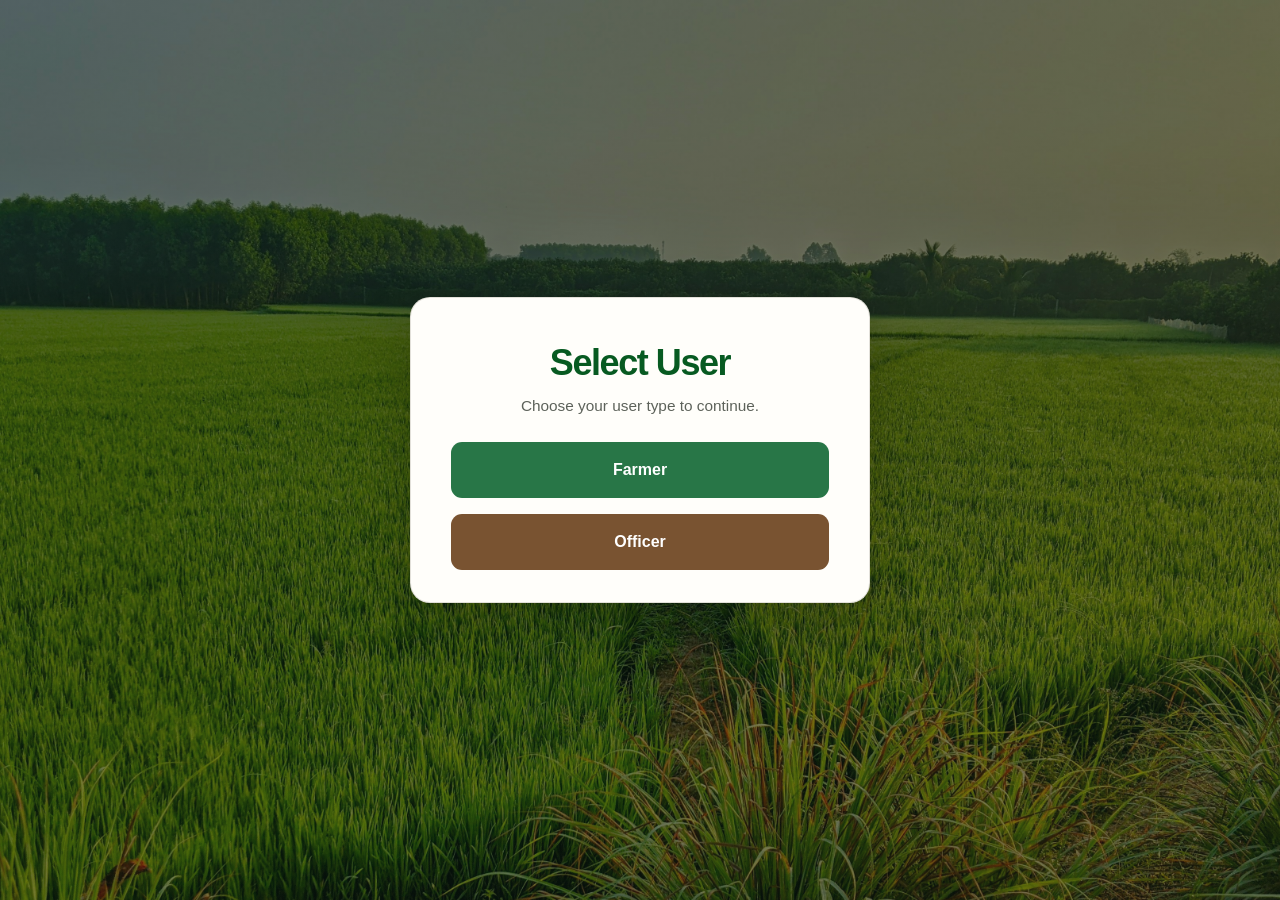
<file: frontend/setup_profile.html>
<!doctype html>
<html lang="en">
  <head>
    <meta charset="utf-8">
    <meta name="viewport" content="width=device-width, initial-scale=1">
    <meta name="theme-color" content="#174a2e">
    <title>Complete Profile | Farm Portal</title>
    <link rel="stylesheet" href="./styles.css">
    <script src="./app.js" defer></script>
  </head>
  <body>
    <main class="page">
      <section class="user-selector auth-selector" aria-labelledby="page-title" data-profile-page>
        <div class="role-badge-container">
          <span class="role-badge" id="profile-role-badge">Profile Setup</span>
        </div>
        <h1 id="page-title">Complete Your Profile</h1>
        <p class="description">Please enter your verified details to access your dashboard.</p>

        <form class="auth-form" id="profile-form">
          <label class="form-field">
            Full Name
            <input type="text" name="full_name" autocomplete="name" placeholder="Enter your full name" required>
          </label>
          <label class="form-field">
            Phone Number
            <input type="tel" name="phone" autocomplete="tel" placeholder="e.g. 9847123456" pattern="[0-9+() .-]{7,15}" required>
          </label>

          <!-- Farmer-specific Fields -->
          <div data-profile-role="FARMER" hidden>
            <label class="form-field">
              Residential Address
              <input type="text" name="address" autocomplete="street-address" placeholder="House name/no, village, locality" required>
            </label>
            <label class="form-field">
              Governing Gram Panchayath
              <select class="form-select" id="panchayath-id" name="panchayath_id" required>
                <option value="">Loading Gram Panchayaths…</option>
              </select>
            </label>
          </div>

          <!-- Officer-specific Fields -->
          <div data-profile-role="OFFICER" hidden>
            <label class="form-field">
              Official Designation
              <input type="text" name="designation" value="Agricultural Officer" placeholder="e.g. Agricultural Officer" required>
            </label>
            <label class="form-field">
              Governing Gram Panchayath (Jurisdiction)
              <select class="form-select" id="officer-panchayath-id" name="panchayath_id" required>
                <option value="">Loading Gram Panchayaths…</option>
              </select>
              <small style="color: var(--text-muted); font-size: 0.8rem; margin-top: 4px;">You will review and approve subsidies for farmers in this Gram Panchayath.</small>
            </label>
            <label class="form-field">
              Assigned Agriculture Office
              <select class="form-select" id="office-id" name="office_id" required>
                <option value="">Loading Agriculture Offices…</option>
              </select>
            </label>
          </div>

          <button class="auth-submit" type="submit">Save and Continue</button>
        </form>

        <p class="auth-status" aria-live="polite"></p>
        <button class="link-button back-link" type="button" data-logout>← Log out / Switch Account</button>
      </section>
    </main>
  </body>
</html>
</file>
<file: frontend/styles.css>
:root {
  color-scheme: light;
  font-family: Arial, Helvetica, sans-serif;
  font-synthesis: none;
  text-rendering: optimizeLegibility;
  -webkit-font-smoothing: antialiased;
  -moz-osx-font-smoothing: grayscale;

  --color-primary: #174a2e;
  --color-primary-dark: #075a21;
  --color-forest: #284833;
  --color-accent-green: #287647;
  --color-accent-brown: #795331;
  --color-accent-gold: #e6b74e;
  --color-bg-card: #fffefa;
  --color-bg-input: #ffffff;
  --color-border: #cbd2c9;
  --color-text-main: #202520;
  --color-text-muted: #5d625a;
  --color-error: #9b2c20;
  --color-success: #156d35;
}

* {
  box-sizing: border-box;
}

body {
  min-width: 320px;
  min-height: 100vh;
  margin: 0;
  color: var(--color-text-main);
  background-color: var(--color-forest);
}

.page {
  display: grid;
  min-height: 100vh;
  padding: 24px;
  place-items: center;
  background-color: #284833;
  background-image:
    linear-gradient(rgb(10 27 17 / 56%), rgb(10 27 17 / 56%)),
    url("./public/tam-mai-fSdjQO8rwwQ-unsplash.jpg");
  background-position: center;
  background-repeat: no-repeat;
  background-size: cover;
}

.user-selector {
  width: min(100%, 460px);
  padding: 44px 40px 32px;
  border: 1px solid rgb(77 69 44 / 16%);
  border-radius: 20px;
  background: var(--color-bg-card);
  box-shadow: 0 18px 54px rgb(0 0 0 / 22%);
  text-align: center;
}

h1 {
  margin: 0;
  color: var(--color-primary-dark);
  font-size: clamp(1.85rem, 5vw, 2.25rem);
  font-weight: 750;
  letter-spacing: -0.04em;
}

.description {
  margin: 10px 0 24px;
  color: var(--color-text-muted);
  font-size: 0.96rem;
  line-height: 1.5;
}

.user-options {
  display: grid;
  gap: 16px;
}

.user-option {
  display: grid;
  min-height: 56px;
  padding: 14px 20px;
  border: 2px solid transparent;
  border-radius: 11px;
  color: #fff;
  cursor: pointer;
  font: inherit;
  font-size: 1rem;
  font-weight: 700;
  text-align: center;
  text-decoration: none;
  place-items: center;
  transition: filter 140ms ease, box-shadow 140ms ease, transform 140ms ease;
}

.user-option--farmer {
  background: var(--color-accent-green);
}

.user-option--officer {
  background: var(--color-accent-brown);
}

.user-option:hover {
  filter: brightness(1.08);
}

.user-option:active {
  transform: translateY(1px);
}

.user-option:focus-visible,
.auth-tab:focus-visible,
.auth-submit:focus-visible,
.back-link:focus-visible,
.logout-button:focus-visible,
.nav-pill:focus-visible,
.btn-sm:focus-visible {
  outline: 3px solid var(--color-accent-gold);
  outline-offset: 3px;
}

.auth-selector {
  text-align: left;
}

.auth-selector h1,
.auth-selector .description {
  text-align: center;
}

.role-badge-container {
  display: flex;
  justify-content: center;
  margin-bottom: 12px;
}

.role-badge {
  display: inline-block;
  padding: 4px 12px;
  border-radius: 999px;
  background: #edf1eb;
  color: var(--color-primary);
  font-size: 0.8rem;
  font-weight: 700;
  letter-spacing: 0.04em;
  text-transform: uppercase;
}

.auth-tabs {
  display: grid;
  grid-template-columns: repeat(2, 1fr);
  gap: 8px;
  margin-bottom: 24px;
  padding: 5px;
  border-radius: 11px;
  background: #edf1eb;
}

.auth-tab {
  min-height: 42px;
  border: 0;
  border-radius: 8px;
  background: transparent;
  color: #526056;
  cursor: pointer;
  font: inherit;
  font-weight: 700;
  transition: background 120ms ease, color 120ms ease;
}

.auth-tab[aria-pressed="true"] {
  background: #fffefa;
  color: var(--color-primary-dark);
  box-shadow: 0 1px 4px rgb(0 0 0 / 12%);
}

.auth-form {
  display: grid;
  gap: 16px;
}

.auth-form[hidden] {
  display: none;
}

.form-field {
  display: grid;
  gap: 7px;
  color: #343a34;
  font-size: 0.91rem;
  font-weight: 700;
}

.form-field input,
.form-field select,
.form-field textarea {
  width: 100%;
  min-height: 44px;
  padding: 10px 13px;
  border: 1px solid var(--color-border);
  border-radius: 8px;
  background: var(--color-bg-input);
  color: var(--color-text-main);
  font: inherit;
  font-weight: 400;
  transition: border-color 140ms ease, box-shadow 140ms ease;
}

.form-field textarea {
  resize: vertical;
  min-height: 72px;
}

.form-field input:focus,
.form-field select:focus,
.form-field textarea:focus,
.form-select:focus {
  border-color: var(--color-accent-green);
  outline: 3px solid rgb(40 118 71 / 18%);
}

.form-select {
  width: 100%;
  min-height: 44px;
  padding: 10px 13px;
  border: 1px solid var(--color-border);
  border-radius: 8px;
  background-color: var(--color-bg-input);
  color: var(--color-text-main);
  font: inherit;
  font-weight: 400;
  cursor: pointer;
}

.auth-form > [data-profile-role] {
  display: grid;
  gap: 16px;
}

.auth-form > [data-profile-role][hidden] {
  display: none;
}

.auth-submit {
  min-height: 48px;
  margin-top: 4px;
  border: 0;
  border-radius: 9px;
  background: var(--color-accent-green);
  color: #fff;
  cursor: pointer;
  font: inherit;
  font-size: 0.98rem;
  font-weight: 700;
  transition: filter 140ms ease, transform 140ms ease;
}

.auth-submit:hover {
  filter: brightness(1.08);
}

.auth-submit:active {
  transform: translateY(1px);
}

.auth-status {
  min-height: 2em;
  margin: 14px 0 0;
  color: var(--color-accent-brown);
  font-size: 0.9rem;
  line-height: 1.5;
}

.back-link {
  display: inline-block;
  margin-top: 10px;
  color: var(--color-primary);
  font-size: 0.92rem;
  font-weight: 700;
  text-decoration: none;
}

.back-link:hover {
  text-decoration: underline;
}

.link-button {
  border: 0;
  background: transparent;
  cursor: pointer;
  font: inherit;
  padding: 0;
}

.is-error {
  color: var(--color-error);
}

.auth-submit:disabled,
.logout-button:disabled,
.btn-sm:disabled {
  cursor: wait;
  opacity: 0.65;
}

/* =========================================================
   DASHBOARD LAYOUT & STYLES
   ========================================================= */
.dashboard-page {
  display: block;
  min-height: 100vh;
  padding: clamp(16px, 3vw, 40px);
}

.dashboard {
  width: min(100%, 1240px);
  margin: 0 auto;
}

.dashboard-header {
  display: flex;
  align-items: center;
  justify-content: space-between;
  gap: 24px;
  margin-bottom: 20px;
  color: #fff;
}

.dashboard-header h1 {
  color: #fff;
  font-size: clamp(1.8rem, 4vw, 2.3rem);
  letter-spacing: -0.04em;
}

.dashboard-header .description {
  margin: 6px 0 0;
  color: rgb(255 255 255 / 88%);
  font-size: 0.95rem;
}

.eyebrow {
  margin: 0 0 6px;
  color: #e6d5a5;
  font-size: 0.76rem;
  font-weight: 700;
  letter-spacing: 0.12em;
  text-transform: uppercase;
}

.logout-button {
  min-height: 40px;
  padding: 9px 18px;
  border: 1px solid rgb(255 255 255 / 45%);
  border-radius: 8px;
  background: var(--color-accent-brown);
  color: #fff;
  cursor: pointer;
  font: inherit;
  font-size: 0.92rem;
  font-weight: 700;
  transition: filter 140ms ease;
}

.logout-button:hover {
  filter: brightness(1.12);
}

/* Financial / KPI Stat Grid */
.stat-grid {
  display: grid;
  grid-template-columns: repeat(auto-fit, minmax(200px, 1fr));
  gap: 14px;
  margin-bottom: 22px;
}

.stat-card {
  padding: 16px 18px;
  border: 1px solid rgb(77 69 44 / 16%);
  border-radius: 14px;
  background: var(--color-bg-card);
  box-shadow: 0 8px 24px rgb(0 0 0 / 12%);
}

.stat-label {
  display: block;
  margin-bottom: 6px;
  color: #687067;
  font-size: 0.8rem;
  font-weight: 700;
  letter-spacing: 0.04em;
  text-transform: uppercase;
}

.stat-value {
  display: block;
  color: var(--color-primary-dark);
  font-size: 1.35rem;
  font-weight: 800;
  overflow: hidden;
  text-overflow: ellipsis;
  white-space: nowrap;
}

.stat-value--positive {
  color: #156d35;
}

.stat-value--negative {
  color: #9b2c20;
}

/* Quick Navigation Bar / Pills */
.nav-pills {
  display: flex;
  flex-wrap: wrap;
  gap: 8px;
  margin-bottom: 22px;
  padding: 6px;
  border-radius: 12px;
  background: rgba(255, 255, 255, 0.12);
  backdrop-filter: blur(8px);
}

.nav-pill {
  padding: 8px 14px;
  border: 0;
  border-radius: 8px;
  background: transparent;
  color: #fff;
  cursor: pointer;
  font: inherit;
  font-size: 0.88rem;
  font-weight: 700;
  text-decoration: none;
  transition: background 120ms ease, color 120ms ease;
}

.nav-pill:hover,
.nav-pill.is-active {
  background: #fffefa;
  color: var(--color-primary-dark);
}

/* Subsystem & Drilldown Navigation Tabs */
.sub-nav-tabs {
  display: flex;
  flex-wrap: wrap;
  gap: 8px;
  margin: 12px 0 18px;
  padding: 6px;
  border-radius: 10px;
  background: #edf1eb;
}

.sub-tab-btn {
  padding: 8px 14px;
  border: 0;
  border-radius: 7px;
  background: transparent;
  color: #526056;
  cursor: pointer;
  font: inherit;
  font-size: 0.86rem;
  font-weight: 700;
  transition: all 120ms ease;
}

.sub-tab-btn:hover {
  color: var(--color-primary-dark);
  background: rgba(255, 255, 255, 0.6);
}

.sub-tab-btn.is-active {
  background: #fffefa;
  color: var(--color-primary-dark);
  box-shadow: 0 1px 4px rgb(0 0 0 / 10%);
}

/* Dashboard Cards */
.dashboard-card {
  min-width: 0;
  margin-bottom: 24px;
  padding: clamp(18px, 2.5vw, 26px);
  border: 1px solid rgb(77 69 44 / 16%);
  border-radius: 16px;
  background: var(--color-bg-card);
  box-shadow: 0 10px 32px rgb(0 0 0 / 14%);
}

.dashboard-card h2 {
  margin: 0;
  color: var(--color-primary-dark);
  font-size: 1.3rem;
  font-weight: 750;
}

.dashboard-card-header {
  display: flex;
  align-items: center;
  justify-content: space-between;
  flex-wrap: wrap;
  gap: 16px;
  margin-bottom: 16px;
}

.card-description {
  margin: 4px 0 0;
  color: #687067;
  font-size: 0.88rem;
  line-height: 1.45;
}

.filter-field {
  display: grid;
  width: min(100%, 280px);
  gap: 6px;
  color: #343a34;
  font-size: 0.86rem;
  font-weight: 700;
}

.dashboard-status {
  min-height: 1.3em;
  margin: 8px 0 14px;
  color: #526056;
  font-size: 0.9rem;
}

/* Data Table */
.table-scroll {
  overflow-x: auto;
  border: 1px solid #e0e5dd;
  border-radius: 10px;
  background: #fff;
}

.data-table {
  width: 100%;
  border-collapse: collapse;
  text-align: left;
}

.data-table th,
.data-table td {
  padding: 12px 14px;
  border-bottom: 1px solid #e5e9e2;
  vertical-align: middle;
}

.data-table th {
  background: #edf1eb;
  color: var(--color-primary);
  font-size: 0.84rem;
  font-weight: 700;
  letter-spacing: 0.02em;
  white-space: nowrap;
}

.data-table td {
  color: #343a34;
  font-size: 0.9rem;
}

.data-table tbody tr:last-child td {
  border-bottom: 0;
}

.data-table tbody tr:hover {
  background-color: #fafcf9;
}

.table-empty {
  padding: 24px !important;
  color: #687067 !important;
  text-align: center;
}

/* Status Badges */
.status-badge {
  display: inline-block;
  padding: 3px 9px;
  border-radius: 999px;
  font-size: 0.76rem;
  font-weight: 700;
  letter-spacing: 0.04em;
  text-transform: uppercase;
  white-space: nowrap;
}

.badge--active,
.badge--approved,
.badge--growing {
  background: #e4f2e7;
  color: #176532;
}

.badge--pending,
.badge--planned {
  background: #fdf3d8;
  color: #8f6805;
}

.badge--paid {
  background: #e2f0fb;
  color: #1a609d;
}

.badge--rejected,
.badge--failed {
  background: #fbeae8;
  color: #9b2c20;
}

.badge--harvested {
  background: #f1ebd9;
  color: #795331;
}

/* Profile Details Definition List */
.profile-details {
  display: grid;
  grid-template-columns: repeat(auto-fit, minmax(220px, 1fr));
  gap: 14px 24px;
  margin: 16px 0 0;
}

.profile-details dt {
  margin-bottom: 3px;
  color: #687067;
  font-size: 0.82rem;
  font-weight: 700;
  letter-spacing: 0.02em;
  text-transform: uppercase;
}

.profile-details dd {
  overflow-wrap: anywhere;
  margin: 0;
  color: #26352a;
  font-size: 0.96rem;
  font-weight: 700;
}

.profile-details--full {
  grid-column: 1 / -1;
}

/* Collapsible Forms */
.form-card {
  margin: 16px 0 20px;
  padding: 20px;
  border: 1px solid #dce4d9;
  border-radius: 12px;
  background: #f8faf6;
}

.form-card[hidden] {
  display: none;
}

.form-card h3 {
  margin: 0 0 14px;
  color: var(--color-primary);
  font-size: 1.05rem;
}

.form-grid-2 {
  display: grid;
  grid-template-columns: repeat(2, minmax(0, 1fr));
  gap: 14px;
}

.form-grid-3 {
  display: grid;
  grid-template-columns: repeat(3, minmax(0, 1fr));
  gap: 14px;
}

.form-grid-4 {
  display: grid;
  grid-template-columns: repeat(4, minmax(0, 1fr));
  gap: 14px;
}

.form-actions {
  display: flex;
  gap: 10px;
  margin-top: 16px;
}

/* Buttons */
.btn-sm {
  display: inline-flex;
  align-items: center;
  justify-content: center;
  min-height: 36px;
  padding: 7px 14px;
  border-radius: 8px;
  border: 1px solid transparent;
  font-size: 0.86rem;
  font-weight: 700;
  cursor: pointer;
  transition: filter 120ms ease, background 120ms ease;
}

.btn-primary {
  background: var(--color-accent-green);
  color: #fff;
}

.btn-primary:hover {
  filter: brightness(1.08);
}

.btn-secondary {
  border-color: var(--color-accent-green);
  background: transparent;
  color: var(--color-accent-green);
}

.btn-secondary:hover {
  background: var(--color-accent-green);
  color: #fff;
}

.btn-ghost {
  border-color: #cbd2c9;
  background: transparent;
  color: #5d625a;
}

.btn-ghost:hover {
  background: #e8eee6;
}

.btn-success {
  background: #176532;
  color: #fff;
}

.btn-danger {
  background: #9b2c20;
  color: #fff;
}

/* Action button in tables */
.table-actions {
  display: flex;
  gap: 6px;
}

.action-btn {
  padding: 5px 10px;
  border: 0;
  border-radius: 6px;
  font-size: 0.8rem;
  font-weight: 700;
  cursor: pointer;
}

.action-btn--approve {
  background: #e4f2e7;
  color: #176532;
}

.action-btn--approve:hover {
  background: #176532;
  color: #fff;
}

.action-btn--reject {
  background: #fbeae8;
  color: #9b2c20;
}

.action-btn--reject:hover {
  background: #9b2c20;
  color: #fff;
}

.action-btn--inspect {
  background: #e2f0fb;
  color: #1a609d;
  display: inline-flex;
  align-items: center;
  gap: 4px;
}

.action-btn--inspect:hover {
  background: #1a609d;
  color: #fff;
}

.action-btn--secondary {
  background: #ebeee9;
  color: #3e4840;
}

.action-btn--secondary:hover {
  background: #d8ded5;
}

/* Filter Group */
.filter-group {
  display: flex;
  flex-wrap: wrap;
  gap: 12px;
  align-items: flex-end;
}

/* Inspection Drawer / Panel */
.inspection-panel {
  margin-top: 24px;
  padding: 22px;
  border: 2px solid var(--color-accent-green);
  border-radius: 14px;
  background: #fafcf9;
  box-shadow: 0 6px 20px rgb(0 0 0 / 8%);
  animation: fadeIn 180ms ease-in-out;
}

@keyframes fadeIn {
  from { opacity: 0; transform: translateY(-4px); }
  to { opacity: 1; transform: translateY(0); }
}

.inspection-header {
  display: flex;
  justify-content: space-between;
  align-items: flex-start;
  flex-wrap: wrap;
  gap: 14px;
  padding-bottom: 16px;
  margin-bottom: 20px;
  border-bottom: 1px solid #dce4d9;
}

.inspection-header h3 {
  margin: 6px 0 2px;
  color: var(--color-primary-dark);
  font-size: 1.25rem;
}

.inspection-grid {
  display: grid;
  grid-template-columns: repeat(auto-fit, minmax(420px, 1fr));
  gap: 18px;
}

.sub-table-card {
  padding: 16px;
  border: 1px solid #e1e7de;
  border-radius: 10px;
  background: #fff;
}

.sub-table-card--full {
  grid-column: 1 / -1;
}

.sub-table-card h4 {
  margin: 0 0 10px;
  color: var(--color-primary);
  font-size: 0.98rem;
  display: flex;
  align-items: center;
  justify-content: space-between;
}

.data-table--compact th,
.data-table--compact td {
  padding: 8px 10px;
  font-size: 0.83rem;
}

.action-btn--edit {
  background: #fdf3d8;
  color: #8f6805;
  display: inline-flex;
  align-items: center;
  gap: 3px;
}

.action-btn--edit:hover {
  background: #8f6805;
  color: #fff;
}

/* Modal Overlay & Card */
.modal-overlay {
  position: fixed;
  inset: 0;
  background: rgba(0, 0, 0, 0.6);
  backdrop-filter: blur(4px);
  display: flex;
  align-items: center;
  justify-content: center;
  z-index: 1000;
  padding: 16px;
  animation: fadeIn 150ms ease-out;
}

.modal-card {
  background: #fffefa;
  border: 1px solid var(--color-border);
  border-radius: 14px;
  max-width: 650px;
  width: 100%;
  max-height: 90vh;
  overflow-y: auto;
  padding: 24px;
  box-shadow: 0 16px 40px rgba(0, 0, 0, 0.25);
}

.modal-header {
  display: flex;
  justify-content: space-between;
  align-items: center;
  margin-bottom: 18px;
  padding-bottom: 12px;
  border-bottom: 1px solid #dce4d9;
}

.modal-header h3 {
  margin: 0;
  color: var(--color-primary-dark);
  font-size: 1.25rem;
}

/* Responsive Breakpoints */
@media (max-width: 900px) {
  .form-grid-3,
  .form-grid-4 {
    grid-template-columns: repeat(2, minmax(0, 1fr));
  }
}

@media (max-width: 600px) {
  .form-grid-2,
  .form-grid-3,
  .form-grid-4 {
    grid-template-columns: 1fr;
  }

  .dashboard-header,
  .dashboard-card-header {
    align-items: stretch;
    flex-direction: column;
  }

  .logout-button,
  .filter-field {
    width: 100%;
  }
}

@media (prefers-reduced-motion: reduce) {
  *,
  *::before,
  *::after {
    scroll-behavior: auto !important;
    transition-duration: 0.01ms !important;
  }
}
</file>
